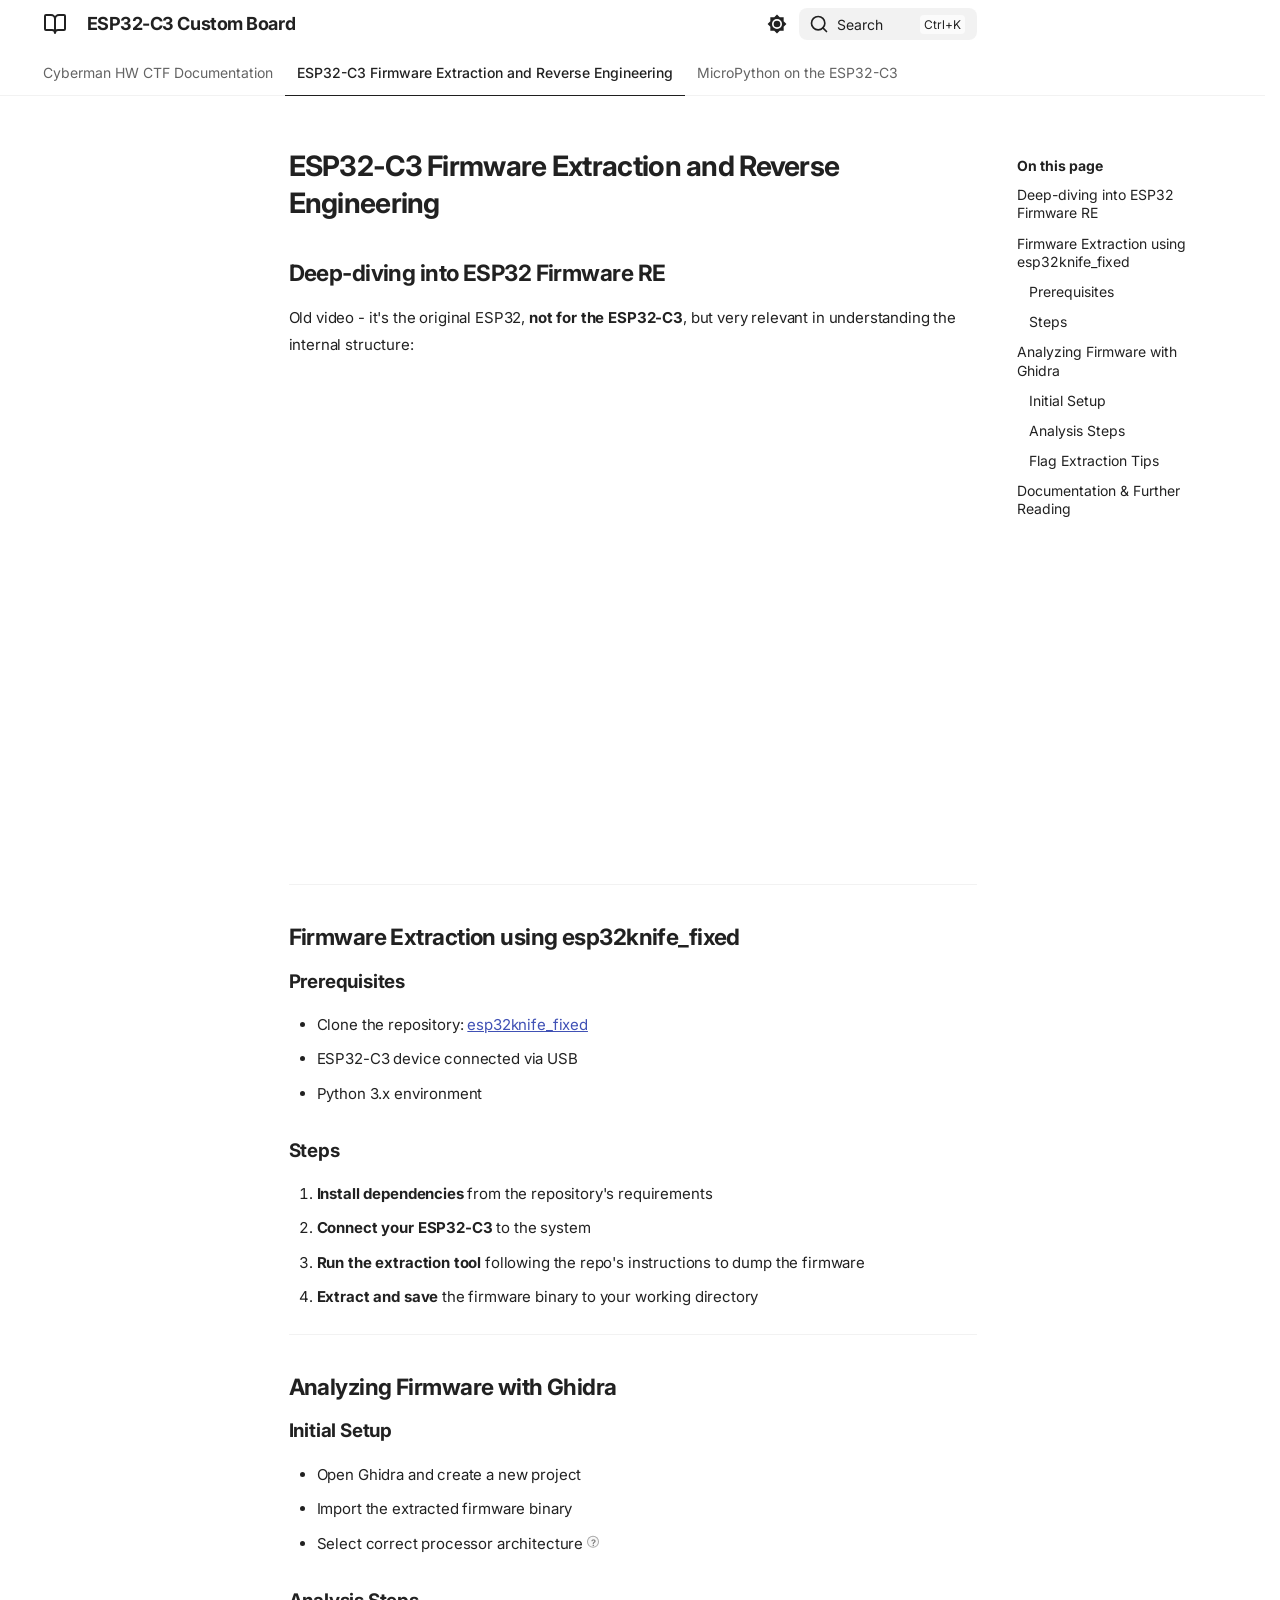
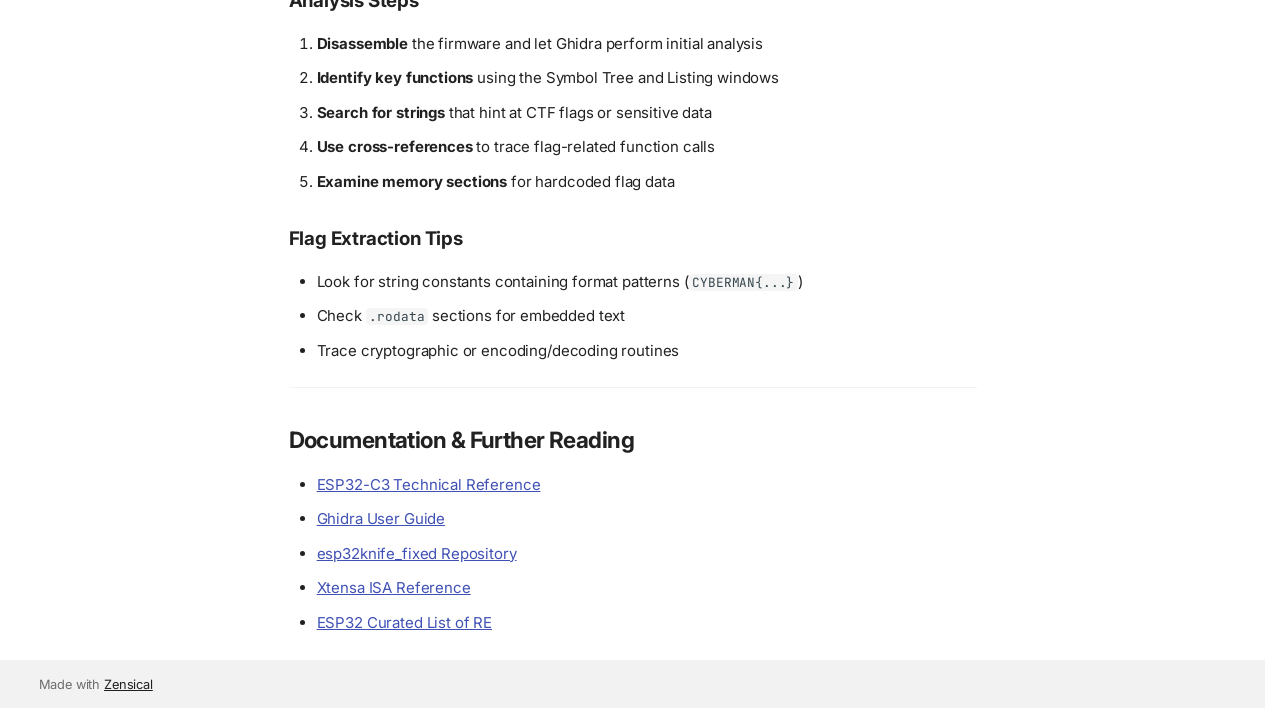
<file: wiki/firmware_re/index.html>
<!doctype html>
<html lang="en" class="no-js">
  <head>
    
      <meta charset="utf-8">
      <meta name="viewport" content="width=device-width,initial-scale=1">
      
      
      
      
        <link rel="prev" href="./..">
      
      
        <link rel="next" href="../micropython_guide/">
      
      
        
      
      
      <link rel="icon" href="../assets/images/favicon.png">
      <meta name="generator" content="zensical-0.0.24">
    
    
      
        <title>ESP32-C3 Firmware Extraction and Reverse Engineering - ESP32-C3 Custom Board</title>
      
    
    
      
        
      
      <link rel="stylesheet" href="../assets/stylesheets/modern/main.28978c9b.min.css">
      
        
          
        
        <link rel="stylesheet" href="../assets/stylesheets/modern/palette.dfe2e883.min.css">
      
      


    
    
      
    
    
      
        
        
        <link rel="preconnect" href="https://fonts.gstatic.com" crossorigin>
        <link rel="stylesheet" href="https://fonts.googleapis.com/css?family=Inter:300,300i,400,400i,500,500i,700,700i%7CJetBrains+Mono:400,400i,700,700i&display=fallback">
        <style>:root{--md-text-font:"Inter";--md-code-font:"JetBrains Mono"}</style>
      
    
    
      <link rel="stylesheet" href="../stylesheets/extra.css">
    
    <script>__md_scope=new URL("..",location),__md_hash=e=>[...e].reduce(((e,t)=>(e<<5)-e+t.charCodeAt(0)),0),__md_get=(e,t=localStorage,a=__md_scope)=>JSON.parse(t.getItem(a.pathname+"."+e)),__md_set=(e,t,a=localStorage,_=__md_scope)=>{try{a.setItem(_.pathname+"."+e,JSON.stringify(t))}catch(e){}},document.documentElement.setAttribute("data-platform",navigator.platform)</script>
    
      

    
    
  </head>
  
  
    
    
      
    
    
    
    
    <body dir="ltr" data-md-color-scheme="default" data-md-color-primary="indigo" data-md-color-accent="deep-orange">
  
    
    <input class="md-toggle" data-md-toggle="drawer" type="checkbox" id="__drawer" autocomplete="off">
    <input class="md-toggle" data-md-toggle="search" type="checkbox" id="__search" autocomplete="off">
    <label class="md-overlay" for="__drawer"></label>
    <div data-md-component="skip">
      
        
        <a href="#esp32-c3-firmware-extraction-and-reverse-engineering" class="md-skip">
          Skip to content
        </a>
      
    </div>
    <div data-md-component="announce">
      
    </div>
    
    
      

<header class="md-header" data-md-component="header">
  <nav class="md-header__inner md-grid" aria-label="Header">
    <a href="./.." title="ESP32-C3 Custom Board" class="md-header__button md-logo" aria-label="ESP32-C3 Custom Board" data-md-component="logo">
      
  
  <svg xmlns="http://www.w3.org/2000/svg" fill="none" stroke="currentColor" stroke-linecap="round" stroke-linejoin="round" stroke-width="2" class="lucide lucide-book-open" viewBox="0 0 24 24"><path d="M12 7v14M3 18a1 1 0 0 1-1-1V4a1 1 0 0 1 1-1h5a4 4 0 0 1 4 4 4 4 0 0 1 4-4h5a1 1 0 0 1 1 1v13a1 1 0 0 1-1 1h-6a3 3 0 0 0-3 3 3 3 0 0 0-3-3z"/></svg>

    </a>
    <label class="md-header__button md-icon" for="__drawer">
      
      <svg xmlns="http://www.w3.org/2000/svg" fill="none" stroke="currentColor" stroke-linecap="round" stroke-linejoin="round" stroke-width="2" class="lucide lucide-menu" viewBox="0 0 24 24"><path d="M4 5h16M4 12h16M4 19h16"/></svg>
    </label>
    <div class="md-header__title" data-md-component="header-title">
      <div class="md-header__ellipsis">
        <div class="md-header__topic">
          <span class="md-ellipsis">
            ESP32-C3 Custom Board
          </span>
        </div>
        <div class="md-header__topic" data-md-component="header-topic">
          <span class="md-ellipsis">
            
              ESP32-C3 Firmware Extraction and Reverse Engineering
            
          </span>
        </div>
      </div>
    </div>
    
      
        <form class="md-header__option" data-md-component="palette">
  
    
    
    
    <input class="md-option" data-md-color-media="(prefers-color-scheme: light)" data-md-color-scheme="default" data-md-color-primary="indigo" data-md-color-accent="deep-orange"  aria-label="Switch to dark mode"  type="radio" name="__palette" id="__palette_0">
    
      <label class="md-header__button md-icon" title="Switch to dark mode" for="__palette_1" hidden>
        <svg xmlns="http://www.w3.org/2000/svg" viewBox="0 0 24 24"><path d="M12 8a4 4 0 0 0-4 4 4 4 0 0 0 4 4 4 4 0 0 0 4-4 4 4 0 0 0-4-4m0 10a6 6 0 0 1-6-6 6 6 0 0 1 6-6 6 6 0 0 1 6 6 6 6 0 0 1-6 6m8-9.31V4h-4.69L12 .69 8.69 4H4v4.69L.69 12 4 15.31V20h4.69L12 23.31 15.31 20H20v-4.69L23.31 12z"/></svg>
      </label>
    
  
    
    
    
    <input class="md-option" data-md-color-media="(prefers-color-scheme: dark)" data-md-color-scheme="slate" data-md-color-primary="indigo" data-md-color-accent="deep-orange"  aria-label="Switch to light mode"  type="radio" name="__palette" id="__palette_1">
    
      <label class="md-header__button md-icon" title="Switch to light mode" for="__palette_0" hidden>
        <svg xmlns="http://www.w3.org/2000/svg" viewBox="0 0 24 24"><path d="M12 18c-.89 0-1.74-.2-2.5-.55C11.56 16.5 13 14.42 13 12s-1.44-4.5-3.5-5.45C10.26 6.2 11.11 6 12 6a6 6 0 0 1 6 6 6 6 0 0 1-6 6m8-9.31V4h-4.69L12 .69 8.69 4H4v4.69L.69 12 4 15.31V20h4.69L12 23.31 15.31 20H20v-4.69L23.31 12z"/></svg>
      </label>
    
  
</form>
      
    
    
      <script>var palette=__md_get("__palette");if(palette&&palette.color){if("(prefers-color-scheme)"===palette.color.media){var media=matchMedia("(prefers-color-scheme: light)"),input=document.querySelector(media.matches?"[data-md-color-media='(prefers-color-scheme: light)']":"[data-md-color-media='(prefers-color-scheme: dark)']");palette.color.media=input.getAttribute("data-md-color-media"),palette.color.scheme=input.getAttribute("data-md-color-scheme"),palette.color.primary=input.getAttribute("data-md-color-primary"),palette.color.accent=input.getAttribute("data-md-color-accent")}for(var[key,value]of Object.entries(palette.color))document.body.setAttribute("data-md-color-"+key,value)}</script>
    
    
    
      
      
        <label class="md-header__button md-icon" for="__search">
          
          <svg xmlns="http://www.w3.org/2000/svg" fill="none" stroke="currentColor" stroke-linecap="round" stroke-linejoin="round" stroke-width="2" class="lucide lucide-search" viewBox="0 0 24 24"><path d="m21 21-4.34-4.34"/><circle cx="11" cy="11" r="8"/></svg>
        </label>
        <div class="md-search" data-md-component="search" role="dialog" aria-label="Search">
  <button type="button" class="md-search__button">
    Search
  </button>
</div>
      
    
    <div class="md-header__source">
      
    </div>
  </nav>
  
</header>
    
    <div class="md-container" data-md-component="container">
      
      
        
          
            
<nav class="md-tabs" aria-label="Tabs" data-md-component="tabs">
  <div class="md-grid">
    <ul class="md-tabs__list">
      
        
  
  
  
  
    <li class="md-tabs__item">
      <a href="./.." class="md-tabs__link">
        
  
  Cyberman HW CTF Documentation

      </a>
    </li>
  

      
        
  
  
  
    
  
  
    <li class="md-tabs__item md-tabs__item--active">
      <a href="././" class="md-tabs__link">
        
  
  ESP32-C3 Firmware Extraction and Reverse Engineering

      </a>
    </li>
  

      
        
  
  
  
  
    <li class="md-tabs__item">
      <a href="../micropython_guide/" class="md-tabs__link">
        
  
  MicroPython on the ESP32-C3

      </a>
    </li>
  

      
    </ul>
  </div>
</nav>
          
        
      
      <main class="md-main" data-md-component="main">
        <div class="md-main__inner md-grid">
          
            
              
              <div class="md-sidebar md-sidebar--primary" data-md-component="sidebar" data-md-type="navigation" >
                <div class="md-sidebar__scrollwrap">
                  <div class="md-sidebar__inner">
                    


  


<nav class="md-nav md-nav--primary md-nav--lifted" aria-label="Navigation" data-md-level="0">
  <label class="md-nav__title" for="__drawer">
    <a href="./.." title="ESP32-C3 Custom Board" class="md-nav__button md-logo" aria-label="ESP32-C3 Custom Board" data-md-component="logo">
      
  
  <svg xmlns="http://www.w3.org/2000/svg" fill="none" stroke="currentColor" stroke-linecap="round" stroke-linejoin="round" stroke-width="2" class="lucide lucide-book-open" viewBox="0 0 24 24"><path d="M12 7v14M3 18a1 1 0 0 1-1-1V4a1 1 0 0 1 1-1h5a4 4 0 0 1 4 4 4 4 0 0 1 4-4h5a1 1 0 0 1 1 1v13a1 1 0 0 1-1 1h-6a3 3 0 0 0-3 3 3 3 0 0 0-3-3z"/></svg>

    </a>
    ESP32-C3 Custom Board
  </label>
  
  <ul class="md-nav__list" data-md-scrollfix>
    
      
      
  
  
  
  
    <li class="md-nav__item">
      <a href="./.." class="md-nav__link">
        
  
  
  <span class="md-ellipsis">
    
  
    Cyberman HW CTF Documentation
  

    
  </span>
  
  

      </a>
    </li>
  

    
      
      
  
  
    
  
  
  
    <li class="md-nav__item md-nav__item--active">
      
      <input class="md-nav__toggle md-toggle" type="checkbox" id="__toc">
      
      
        
      
      
        <label class="md-nav__link md-nav__link--active" for="__toc">
          
  
  
  <span class="md-ellipsis">
    
  
    ESP32-C3 Firmware Extraction and Reverse Engineering
  

    
  </span>
  
  

          <span class="md-nav__icon md-icon"></span>
        </label>
      
      <a href="././" class="md-nav__link md-nav__link--active">
        
  
  
  <span class="md-ellipsis">
    
  
    ESP32-C3 Firmware Extraction and Reverse Engineering
  

    
  </span>
  
  

      </a>
      
        


<nav class="md-nav md-nav--secondary" aria-label="On this page">
  
  
  
    
  
  
    <label class="md-nav__title" for="__toc">
      <span class="md-nav__icon md-icon"></span>
      On this page
    </label>
    <ul class="md-nav__list" data-md-component="toc" data-md-scrollfix>
      
        <li class="md-nav__item">
  <a href="#deep-diving-into-esp32-firmware-re" class="md-nav__link">
    <span class="md-ellipsis">
      
        Deep-diving into ESP32 Firmware RE
      
    </span>
  </a>
  
</li>
      
        <li class="md-nav__item">
  <a href="#firmware-extraction-using-esp32knife_fixed" class="md-nav__link">
    <span class="md-ellipsis">
      
        Firmware Extraction using esp32knife_fixed
      
    </span>
  </a>
  
    <nav class="md-nav" aria-label="Firmware Extraction using esp32knife_fixed">
      <ul class="md-nav__list">
        
          <li class="md-nav__item">
  <a href="#prerequisites" class="md-nav__link">
    <span class="md-ellipsis">
      
        Prerequisites
      
    </span>
  </a>
  
</li>
        
          <li class="md-nav__item">
  <a href="#steps" class="md-nav__link">
    <span class="md-ellipsis">
      
        Steps
      
    </span>
  </a>
  
</li>
        
      </ul>
    </nav>
  
</li>
      
        <li class="md-nav__item">
  <a href="#analyzing-firmware-with-ghidra" class="md-nav__link">
    <span class="md-ellipsis">
      
        Analyzing Firmware with Ghidra
      
    </span>
  </a>
  
    <nav class="md-nav" aria-label="Analyzing Firmware with Ghidra">
      <ul class="md-nav__list">
        
          <li class="md-nav__item">
  <a href="#initial-setup" class="md-nav__link">
    <span class="md-ellipsis">
      
        Initial Setup
      
    </span>
  </a>
  
</li>
        
          <li class="md-nav__item">
  <a href="#analysis-steps" class="md-nav__link">
    <span class="md-ellipsis">
      
        Analysis Steps
      
    </span>
  </a>
  
</li>
        
          <li class="md-nav__item">
  <a href="#flag-extraction-tips" class="md-nav__link">
    <span class="md-ellipsis">
      
        Flag Extraction Tips
      
    </span>
  </a>
  
</li>
        
      </ul>
    </nav>
  
</li>
      
        <li class="md-nav__item">
  <a href="#documentation-further-reading" class="md-nav__link">
    <span class="md-ellipsis">
      
        Documentation &amp; Further Reading
      
    </span>
  </a>
  
</li>
      
    </ul>
  
</nav>
      
    </li>
  

    
      
      
  
  
  
  
    <li class="md-nav__item">
      <a href="../micropython_guide/" class="md-nav__link">
        
  
  
  <span class="md-ellipsis">
    
  
    MicroPython on the ESP32-C3
  

    
  </span>
  
  

      </a>
    </li>
  

    
  </ul>
</nav>
                  </div>
                </div>
              </div>
            
            
              
              <div class="md-sidebar md-sidebar--secondary" data-md-component="sidebar" data-md-type="toc" >
                <div class="md-sidebar__scrollwrap">
                  <div class="md-sidebar__inner">
                    


<nav class="md-nav md-nav--secondary" aria-label="On this page">
  
  
  
    
  
  
    <label class="md-nav__title" for="__toc">
      <span class="md-nav__icon md-icon"></span>
      On this page
    </label>
    <ul class="md-nav__list" data-md-component="toc" data-md-scrollfix>
      
        <li class="md-nav__item">
  <a href="#deep-diving-into-esp32-firmware-re" class="md-nav__link">
    <span class="md-ellipsis">
      
        Deep-diving into ESP32 Firmware RE
      
    </span>
  </a>
  
</li>
      
        <li class="md-nav__item">
  <a href="#firmware-extraction-using-esp32knife_fixed" class="md-nav__link">
    <span class="md-ellipsis">
      
        Firmware Extraction using esp32knife_fixed
      
    </span>
  </a>
  
    <nav class="md-nav" aria-label="Firmware Extraction using esp32knife_fixed">
      <ul class="md-nav__list">
        
          <li class="md-nav__item">
  <a href="#prerequisites" class="md-nav__link">
    <span class="md-ellipsis">
      
        Prerequisites
      
    </span>
  </a>
  
</li>
        
          <li class="md-nav__item">
  <a href="#steps" class="md-nav__link">
    <span class="md-ellipsis">
      
        Steps
      
    </span>
  </a>
  
</li>
        
      </ul>
    </nav>
  
</li>
      
        <li class="md-nav__item">
  <a href="#analyzing-firmware-with-ghidra" class="md-nav__link">
    <span class="md-ellipsis">
      
        Analyzing Firmware with Ghidra
      
    </span>
  </a>
  
    <nav class="md-nav" aria-label="Analyzing Firmware with Ghidra">
      <ul class="md-nav__list">
        
          <li class="md-nav__item">
  <a href="#initial-setup" class="md-nav__link">
    <span class="md-ellipsis">
      
        Initial Setup
      
    </span>
  </a>
  
</li>
        
          <li class="md-nav__item">
  <a href="#analysis-steps" class="md-nav__link">
    <span class="md-ellipsis">
      
        Analysis Steps
      
    </span>
  </a>
  
</li>
        
          <li class="md-nav__item">
  <a href="#flag-extraction-tips" class="md-nav__link">
    <span class="md-ellipsis">
      
        Flag Extraction Tips
      
    </span>
  </a>
  
</li>
        
      </ul>
    </nav>
  
</li>
      
        <li class="md-nav__item">
  <a href="#documentation-further-reading" class="md-nav__link">
    <span class="md-ellipsis">
      
        Documentation &amp; Further Reading
      
    </span>
  </a>
  
</li>
      
    </ul>
  
</nav>
                  </div>
                </div>
              </div>
            
          
          
            <div class="md-content" data-md-component="content">
              
              <article class="md-content__inner md-typeset">
                
                  

<h1 id="esp32-c3-firmware-extraction-and-reverse-engineering">ESP32-C3 Firmware Extraction and Reverse Engineering<a class="headerlink" href="#esp32-c3-firmware-extraction-and-reverse-engineering" title="Permanent link">&para;</a></h1>
<h2 id="deep-diving-into-esp32-firmware-re">Deep-diving into ESP32 Firmware RE<a class="headerlink" href="#deep-diving-into-esp32-firmware-re" title="Permanent link">&para;</a></h2>
<p>Old video - it's the original ESP32, <strong>not for the ESP32-C3</strong>, but very relevant in understanding the internal structure:</p>
<iframe width="640" height="480" src="https://www.youtube.com/embed/w4_3vwN_2dI" title="Extracting an ELF From an ESP32 - Chris Lyne and Nick Miles (Shmoocon 2020)" frameborder="0" allow="accelerometer; autoplay; clipboard-write; encrypted-media; gyroscope; picture-in-picture" allowfullscreen></iframe>

<hr />
<h2 id="firmware-extraction-using-esp32knife_fixed">Firmware Extraction using esp32knife_fixed<a class="headerlink" href="#firmware-extraction-using-esp32knife_fixed" title="Permanent link">&para;</a></h2>
<h3 id="prerequisites">Prerequisites<a class="headerlink" href="#prerequisites" title="Permanent link">&para;</a></h3>
<ul>
<li>Clone the repository: <a href="https://github.com/AndreiVladescu/esp32knife_fixed">esp32knife_fixed</a></li>
<li>ESP32-C3 device connected via USB</li>
<li>Python 3.x environment</li>
</ul>
<h3 id="steps">Steps<a class="headerlink" href="#steps" title="Permanent link">&para;</a></h3>
<ol>
<li><strong>Install dependencies</strong> from the repository's requirements</li>
<li><strong>Connect your ESP32-C3</strong> to the system</li>
<li><strong>Run the extraction tool</strong> following the repo's instructions to dump the firmware</li>
<li><strong>Extract and save</strong> the firmware binary to your working directory</li>
</ol>
<hr />
<h2 id="analyzing-firmware-with-ghidra">Analyzing Firmware with Ghidra<a class="headerlink" href="#analyzing-firmware-with-ghidra" title="Permanent link">&para;</a></h2>
<h3 id="initial-setup">Initial Setup<a class="headerlink" href="#initial-setup" title="Permanent link">&para;</a></h3>
<ul>
<li>Open Ghidra and create a new project</li>
<li>Import the extracted firmware binary</li>
<li>Select correct processor 
<span class="tip" data-tip="What's the difference between normal ESP32 and ESP32-C3?">
architecture
  <span class="tip-mark" aria-hidden="true">?</span>
</span></li>
</ul>
<h3 id="analysis-steps">Analysis Steps<a class="headerlink" href="#analysis-steps" title="Permanent link">&para;</a></h3>
<ol>
<li><strong>Disassemble</strong> the firmware and let Ghidra perform initial analysis</li>
<li><strong>Identify key functions</strong> using the Symbol Tree and Listing windows</li>
<li><strong>Search for strings</strong> that hint at CTF flags or sensitive data</li>
<li><strong>Use cross-references</strong> to trace flag-related function calls</li>
<li><strong>Examine memory sections</strong> for hardcoded flag data</li>
</ol>
<h3 id="flag-extraction-tips">Flag Extraction Tips<a class="headerlink" href="#flag-extraction-tips" title="Permanent link">&para;</a></h3>
<ul>
<li>Look for string constants containing format patterns (<code>CYBERMAN{...}</code>)</li>
<li>Check <code>.rodata</code> sections for embedded text</li>
<li>Trace cryptographic or encoding/decoding routines</li>
</ul>
<hr />
<h2 id="documentation-further-reading">Documentation &amp; Further Reading<a class="headerlink" href="#documentation-further-reading" title="Permanent link">&para;</a></h2>
<ul>
<li><a href="https://www.espressif.com/en/products/socs/esp32-c3/resources">ESP32-C3 Technical Reference</a></li>
<li><a href="https://ghidra-sre.org/">Ghidra User Guide</a></li>
<li><a href="https://github.com/AndreiVladescu/esp32knife_fixed">esp32knife_fixed Repository</a></li>
<li><a href="https://www.cadence.com/content/dam/cadence-www/global/en_US/pdf/whitepapers/Tensilica_Xtensa_ISA_summary.pdf">Xtensa ISA Reference</a></li>
<li><a href="https://github.com/BlackVS/ESP32-reversing">ESP32 Curated List of RE</a></li>
</ul>














                
              </article>
            </div>
          
          
<script>var target=document.getElementById(location.hash.slice(1));target&&target.name&&(target.checked=target.name.startsWith("__tabbed_"))</script>
        </div>
        
          <button type="button" class="md-top md-icon" data-md-component="top" hidden>
  
  <svg xmlns="http://www.w3.org/2000/svg" fill="none" stroke="currentColor" stroke-linecap="round" stroke-linejoin="round" stroke-width="2" class="lucide lucide-circle-arrow-up" viewBox="0 0 24 24"><circle cx="12" cy="12" r="10"/><path d="m16 12-4-4-4 4M12 16V8"/></svg>
  Back to top
</button>
        
      </main>
      
        <footer class="md-footer">
  
  <div class="md-footer-meta md-typeset">
    <div class="md-footer-meta__inner md-grid">
      <div class="md-copyright">
  
  
    Made with
    <a href="https://zensical.org/" target="_blank" rel="noopener">
      Zensical
    </a>
  
</div>
      
    </div>
  </div>
</footer>
      
    </div>
    <div class="md-dialog" data-md-component="dialog">
      <div class="md-dialog__inner md-typeset"></div>
    </div>
    
    
    
      
      
      
      <script id="__config" type="application/json">{"annotate":null,"base":"..","features":["search.suggest","search.highlight","navigation.tabs","navigation.top"],"search":"../assets/javascripts/workers/search.e2d2d235.min.js","tags":null,"translations":{"clipboard.copied":"Copied to clipboard","clipboard.copy":"Copy to clipboard","search.result.more.one":"1 more on this page","search.result.more.other":"# more on this page","search.result.none":"No matching documents","search.result.one":"1 matching document","search.result.other":"# matching documents","search.result.placeholder":"Type to start searching","search.result.term.missing":"Missing","select.version":"Select version"},"version":null}</script>
    
    
      <script src="../assets/javascripts/bundle.16f8adc2.min.js"></script>
      
    
  </body>
</html>
</file>
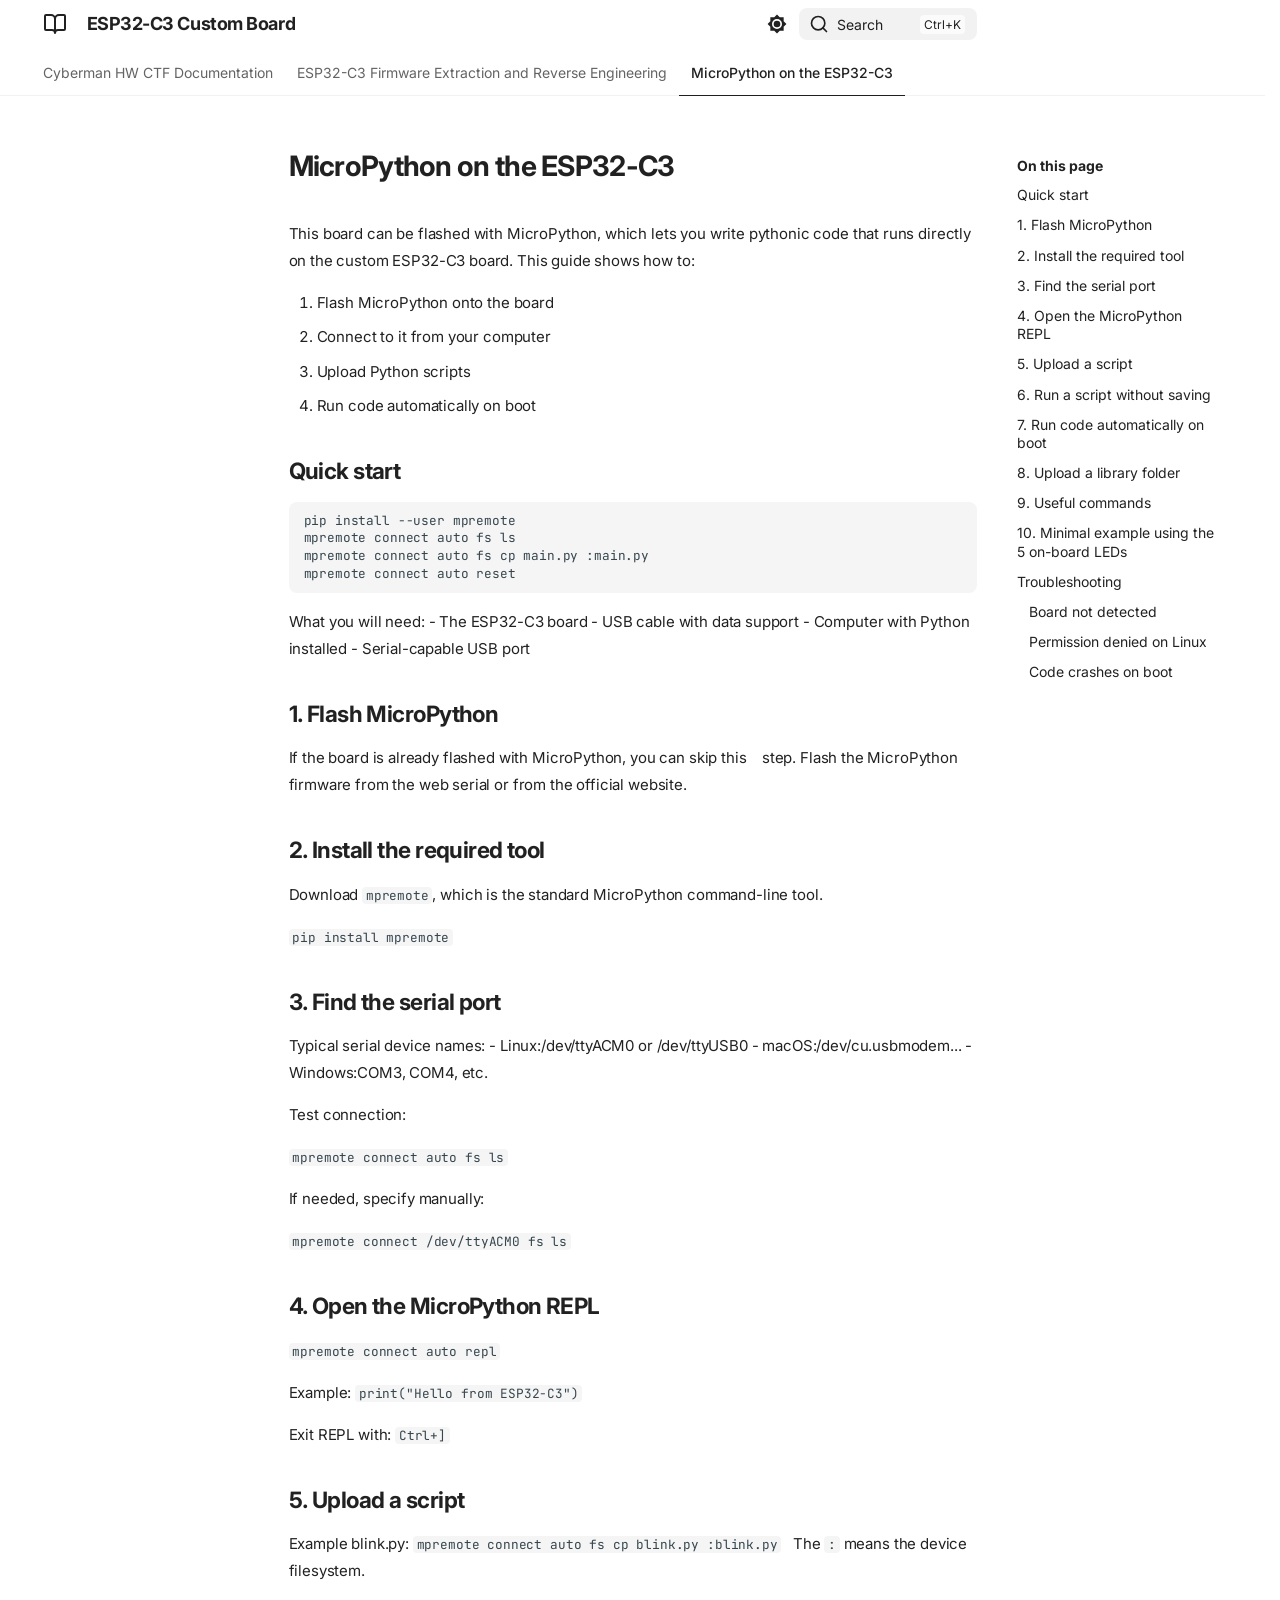
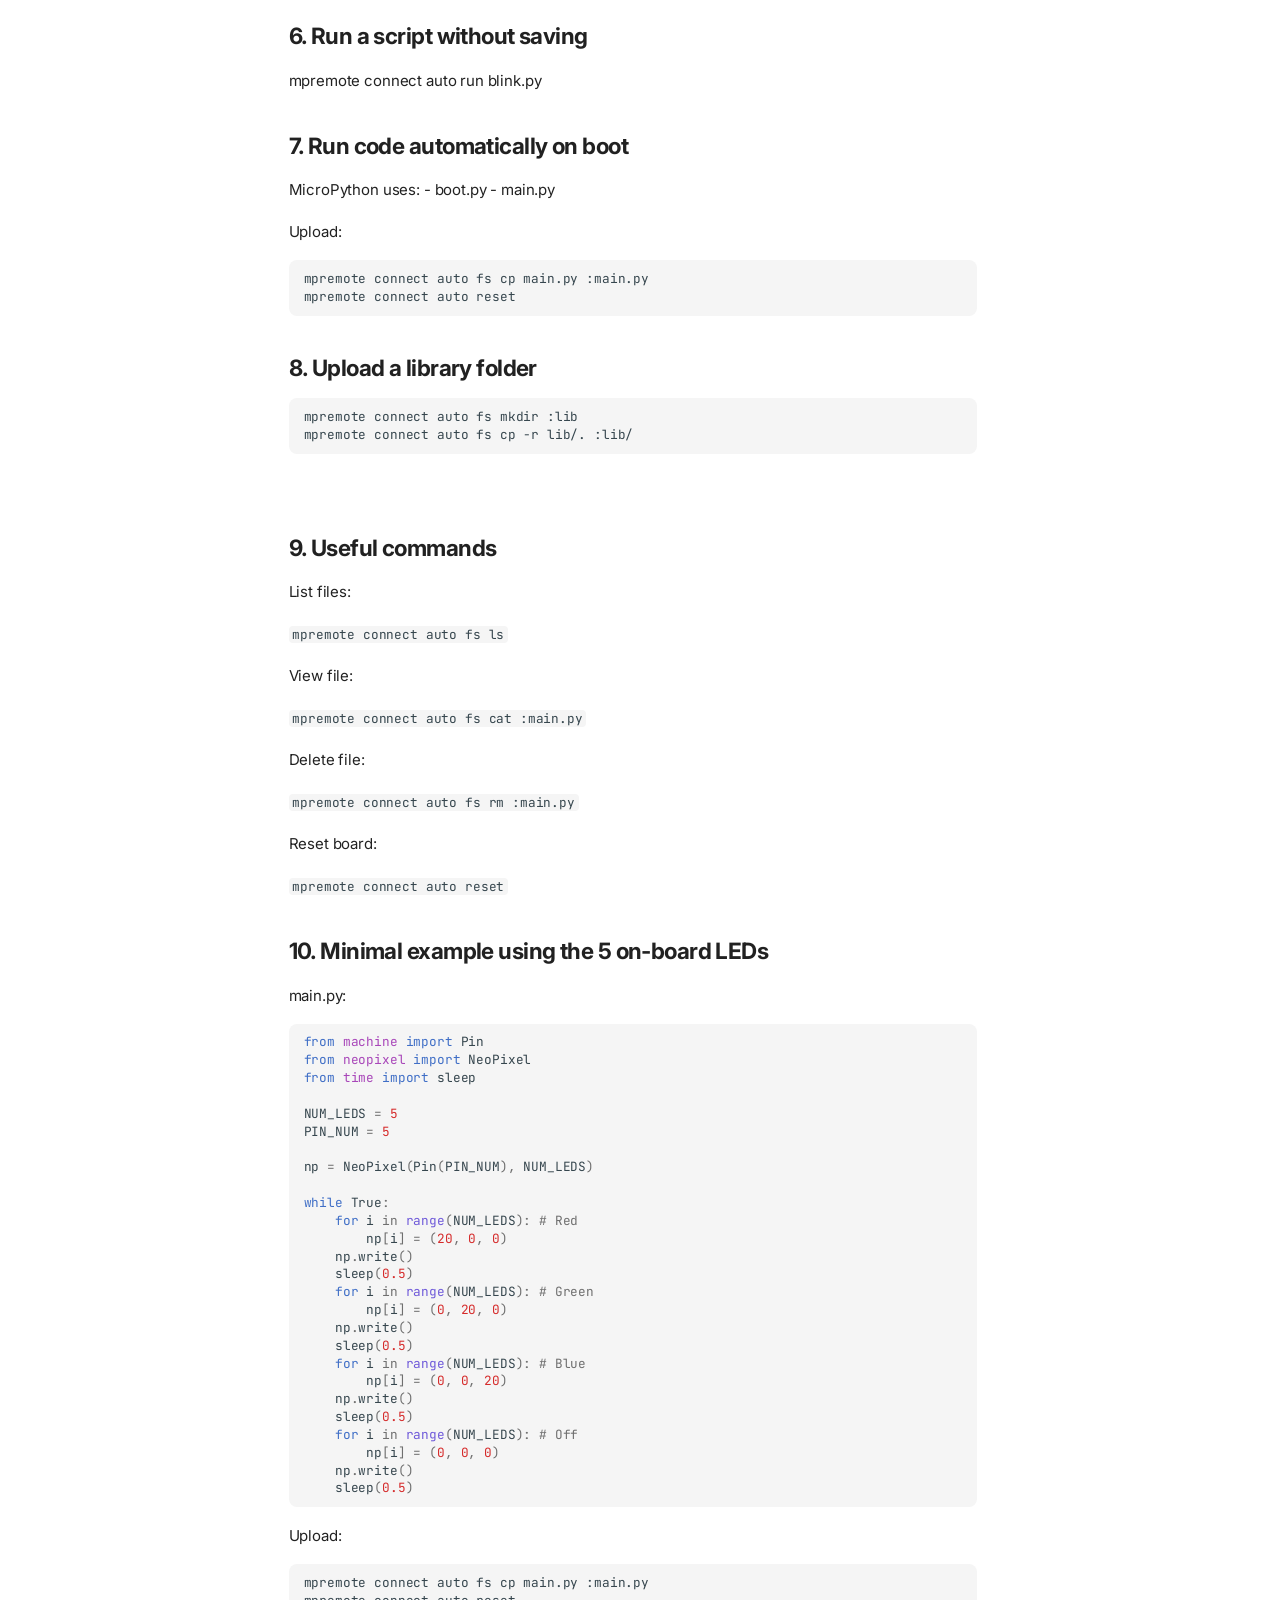
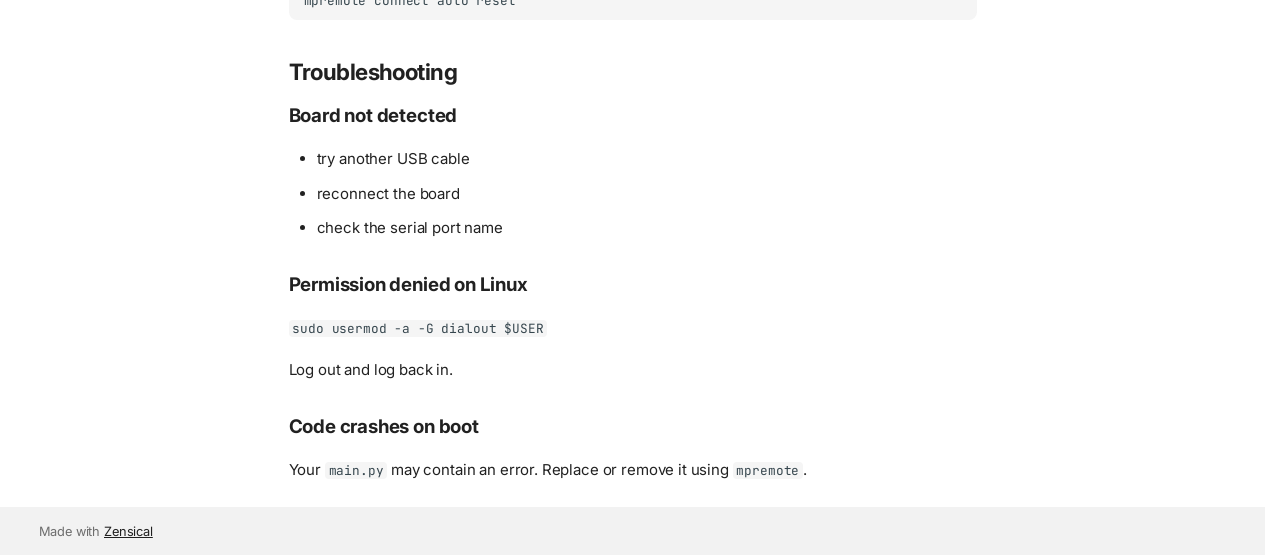
<file: wiki/micropython_guide/index.html>
<!doctype html>
<html lang="en" class="no-js">
  <head>
    
      <meta charset="utf-8">
      <meta name="viewport" content="width=device-width,initial-scale=1">
      
      
      
      
        <link rel="prev" href="../firmware_re/">
      
      
      
        
      
      
      <link rel="icon" href="../assets/images/favicon.png">
      <meta name="generator" content="zensical-0.0.24">
    
    
      
        <title>MicroPython on the ESP32-C3 - ESP32-C3 Custom Board</title>
      
    
    
      
        
      
      <link rel="stylesheet" href="../assets/stylesheets/modern/main.28978c9b.min.css">
      
        
          
        
        <link rel="stylesheet" href="../assets/stylesheets/modern/palette.dfe2e883.min.css">
      
      


    
    
      
    
    
      
        
        
        <link rel="preconnect" href="https://fonts.gstatic.com" crossorigin>
        <link rel="stylesheet" href="https://fonts.googleapis.com/css?family=Inter:300,300i,400,400i,500,500i,700,700i%7CJetBrains+Mono:400,400i,700,700i&display=fallback">
        <style>:root{--md-text-font:"Inter";--md-code-font:"JetBrains Mono"}</style>
      
    
    
      <link rel="stylesheet" href="../stylesheets/extra.css">
    
    <script>__md_scope=new URL("..",location),__md_hash=e=>[...e].reduce(((e,t)=>(e<<5)-e+t.charCodeAt(0)),0),__md_get=(e,t=localStorage,a=__md_scope)=>JSON.parse(t.getItem(a.pathname+"."+e)),__md_set=(e,t,a=localStorage,_=__md_scope)=>{try{a.setItem(_.pathname+"."+e,JSON.stringify(t))}catch(e){}},document.documentElement.setAttribute("data-platform",navigator.platform)</script>
    
      

    
    
  </head>
  
  
    
    
      
    
    
    
    
    <body dir="ltr" data-md-color-scheme="default" data-md-color-primary="indigo" data-md-color-accent="deep-orange">
  
    
    <input class="md-toggle" data-md-toggle="drawer" type="checkbox" id="__drawer" autocomplete="off">
    <input class="md-toggle" data-md-toggle="search" type="checkbox" id="__search" autocomplete="off">
    <label class="md-overlay" for="__drawer"></label>
    <div data-md-component="skip">
      
        
        <a href="#micropython-on-the-esp32-c3" class="md-skip">
          Skip to content
        </a>
      
    </div>
    <div data-md-component="announce">
      
    </div>
    
    
      

<header class="md-header" data-md-component="header">
  <nav class="md-header__inner md-grid" aria-label="Header">
    <a href="./.." title="ESP32-C3 Custom Board" class="md-header__button md-logo" aria-label="ESP32-C3 Custom Board" data-md-component="logo">
      
  
  <svg xmlns="http://www.w3.org/2000/svg" fill="none" stroke="currentColor" stroke-linecap="round" stroke-linejoin="round" stroke-width="2" class="lucide lucide-book-open" viewBox="0 0 24 24"><path d="M12 7v14M3 18a1 1 0 0 1-1-1V4a1 1 0 0 1 1-1h5a4 4 0 0 1 4 4 4 4 0 0 1 4-4h5a1 1 0 0 1 1 1v13a1 1 0 0 1-1 1h-6a3 3 0 0 0-3 3 3 3 0 0 0-3-3z"/></svg>

    </a>
    <label class="md-header__button md-icon" for="__drawer">
      
      <svg xmlns="http://www.w3.org/2000/svg" fill="none" stroke="currentColor" stroke-linecap="round" stroke-linejoin="round" stroke-width="2" class="lucide lucide-menu" viewBox="0 0 24 24"><path d="M4 5h16M4 12h16M4 19h16"/></svg>
    </label>
    <div class="md-header__title" data-md-component="header-title">
      <div class="md-header__ellipsis">
        <div class="md-header__topic">
          <span class="md-ellipsis">
            ESP32-C3 Custom Board
          </span>
        </div>
        <div class="md-header__topic" data-md-component="header-topic">
          <span class="md-ellipsis">
            
              MicroPython on the ESP32-C3
            
          </span>
        </div>
      </div>
    </div>
    
      
        <form class="md-header__option" data-md-component="palette">
  
    
    
    
    <input class="md-option" data-md-color-media="(prefers-color-scheme: light)" data-md-color-scheme="default" data-md-color-primary="indigo" data-md-color-accent="deep-orange"  aria-label="Switch to dark mode"  type="radio" name="__palette" id="__palette_0">
    
      <label class="md-header__button md-icon" title="Switch to dark mode" for="__palette_1" hidden>
        <svg xmlns="http://www.w3.org/2000/svg" viewBox="0 0 24 24"><path d="M12 8a4 4 0 0 0-4 4 4 4 0 0 0 4 4 4 4 0 0 0 4-4 4 4 0 0 0-4-4m0 10a6 6 0 0 1-6-6 6 6 0 0 1 6-6 6 6 0 0 1 6 6 6 6 0 0 1-6 6m8-9.31V4h-4.69L12 .69 8.69 4H4v4.69L.69 12 4 15.31V20h4.69L12 23.31 15.31 20H20v-4.69L23.31 12z"/></svg>
      </label>
    
  
    
    
    
    <input class="md-option" data-md-color-media="(prefers-color-scheme: dark)" data-md-color-scheme="slate" data-md-color-primary="indigo" data-md-color-accent="deep-orange"  aria-label="Switch to light mode"  type="radio" name="__palette" id="__palette_1">
    
      <label class="md-header__button md-icon" title="Switch to light mode" for="__palette_0" hidden>
        <svg xmlns="http://www.w3.org/2000/svg" viewBox="0 0 24 24"><path d="M12 18c-.89 0-1.74-.2-2.5-.55C11.56 16.5 13 14.42 13 12s-1.44-4.5-3.5-5.45C10.26 6.2 11.11 6 12 6a6 6 0 0 1 6 6 6 6 0 0 1-6 6m8-9.31V4h-4.69L12 .69 8.69 4H4v4.69L.69 12 4 15.31V20h4.69L12 23.31 15.31 20H20v-4.69L23.31 12z"/></svg>
      </label>
    
  
</form>
      
    
    
      <script>var palette=__md_get("__palette");if(palette&&palette.color){if("(prefers-color-scheme)"===palette.color.media){var media=matchMedia("(prefers-color-scheme: light)"),input=document.querySelector(media.matches?"[data-md-color-media='(prefers-color-scheme: light)']":"[data-md-color-media='(prefers-color-scheme: dark)']");palette.color.media=input.getAttribute("data-md-color-media"),palette.color.scheme=input.getAttribute("data-md-color-scheme"),palette.color.primary=input.getAttribute("data-md-color-primary"),palette.color.accent=input.getAttribute("data-md-color-accent")}for(var[key,value]of Object.entries(palette.color))document.body.setAttribute("data-md-color-"+key,value)}</script>
    
    
    
      
      
        <label class="md-header__button md-icon" for="__search">
          
          <svg xmlns="http://www.w3.org/2000/svg" fill="none" stroke="currentColor" stroke-linecap="round" stroke-linejoin="round" stroke-width="2" class="lucide lucide-search" viewBox="0 0 24 24"><path d="m21 21-4.34-4.34"/><circle cx="11" cy="11" r="8"/></svg>
        </label>
        <div class="md-search" data-md-component="search" role="dialog" aria-label="Search">
  <button type="button" class="md-search__button">
    Search
  </button>
</div>
      
    
    <div class="md-header__source">
      
    </div>
  </nav>
  
</header>
    
    <div class="md-container" data-md-component="container">
      
      
        
          
            
<nav class="md-tabs" aria-label="Tabs" data-md-component="tabs">
  <div class="md-grid">
    <ul class="md-tabs__list">
      
        
  
  
  
  
    <li class="md-tabs__item">
      <a href="./.." class="md-tabs__link">
        
  
  Cyberman HW CTF Documentation

      </a>
    </li>
  

      
        
  
  
  
  
    <li class="md-tabs__item">
      <a href="../firmware_re/" class="md-tabs__link">
        
  
  ESP32-C3 Firmware Extraction and Reverse Engineering

      </a>
    </li>
  

      
        
  
  
  
    
  
  
    <li class="md-tabs__item md-tabs__item--active">
      <a href="././" class="md-tabs__link">
        
  
  MicroPython on the ESP32-C3

      </a>
    </li>
  

      
    </ul>
  </div>
</nav>
          
        
      
      <main class="md-main" data-md-component="main">
        <div class="md-main__inner md-grid">
          
            
              
              <div class="md-sidebar md-sidebar--primary" data-md-component="sidebar" data-md-type="navigation" >
                <div class="md-sidebar__scrollwrap">
                  <div class="md-sidebar__inner">
                    


  


<nav class="md-nav md-nav--primary md-nav--lifted" aria-label="Navigation" data-md-level="0">
  <label class="md-nav__title" for="__drawer">
    <a href="./.." title="ESP32-C3 Custom Board" class="md-nav__button md-logo" aria-label="ESP32-C3 Custom Board" data-md-component="logo">
      
  
  <svg xmlns="http://www.w3.org/2000/svg" fill="none" stroke="currentColor" stroke-linecap="round" stroke-linejoin="round" stroke-width="2" class="lucide lucide-book-open" viewBox="0 0 24 24"><path d="M12 7v14M3 18a1 1 0 0 1-1-1V4a1 1 0 0 1 1-1h5a4 4 0 0 1 4 4 4 4 0 0 1 4-4h5a1 1 0 0 1 1 1v13a1 1 0 0 1-1 1h-6a3 3 0 0 0-3 3 3 3 0 0 0-3-3z"/></svg>

    </a>
    ESP32-C3 Custom Board
  </label>
  
  <ul class="md-nav__list" data-md-scrollfix>
    
      
      
  
  
  
  
    <li class="md-nav__item">
      <a href="./.." class="md-nav__link">
        
  
  
  <span class="md-ellipsis">
    
  
    Cyberman HW CTF Documentation
  

    
  </span>
  
  

      </a>
    </li>
  

    
      
      
  
  
  
  
    <li class="md-nav__item">
      <a href="../firmware_re/" class="md-nav__link">
        
  
  
  <span class="md-ellipsis">
    
  
    ESP32-C3 Firmware Extraction and Reverse Engineering
  

    
  </span>
  
  

      </a>
    </li>
  

    
      
      
  
  
    
  
  
  
    <li class="md-nav__item md-nav__item--active">
      
      <input class="md-nav__toggle md-toggle" type="checkbox" id="__toc">
      
      
        
      
      
        <label class="md-nav__link md-nav__link--active" for="__toc">
          
  
  
  <span class="md-ellipsis">
    
  
    MicroPython on the ESP32-C3
  

    
  </span>
  
  

          <span class="md-nav__icon md-icon"></span>
        </label>
      
      <a href="././" class="md-nav__link md-nav__link--active">
        
  
  
  <span class="md-ellipsis">
    
  
    MicroPython on the ESP32-C3
  

    
  </span>
  
  

      </a>
      
        


<nav class="md-nav md-nav--secondary" aria-label="On this page">
  
  
  
    
  
  
    <label class="md-nav__title" for="__toc">
      <span class="md-nav__icon md-icon"></span>
      On this page
    </label>
    <ul class="md-nav__list" data-md-component="toc" data-md-scrollfix>
      
        <li class="md-nav__item">
  <a href="#quick-start" class="md-nav__link">
    <span class="md-ellipsis">
      
        Quick start
      
    </span>
  </a>
  
</li>
      
        <li class="md-nav__item">
  <a href="#1-flash-micropython" class="md-nav__link">
    <span class="md-ellipsis">
      
        1. Flash MicroPython
      
    </span>
  </a>
  
</li>
      
        <li class="md-nav__item">
  <a href="#2-install-the-required-tool" class="md-nav__link">
    <span class="md-ellipsis">
      
        2. Install the required tool
      
    </span>
  </a>
  
</li>
      
        <li class="md-nav__item">
  <a href="#3-find-the-serial-port" class="md-nav__link">
    <span class="md-ellipsis">
      
        3. Find the serial port
      
    </span>
  </a>
  
</li>
      
        <li class="md-nav__item">
  <a href="#4-open-the-micropython-repl" class="md-nav__link">
    <span class="md-ellipsis">
      
        4. Open the MicroPython REPL
      
    </span>
  </a>
  
</li>
      
        <li class="md-nav__item">
  <a href="#5-upload-a-script" class="md-nav__link">
    <span class="md-ellipsis">
      
        5. Upload a script
      
    </span>
  </a>
  
</li>
      
        <li class="md-nav__item">
  <a href="#6-run-a-script-without-saving" class="md-nav__link">
    <span class="md-ellipsis">
      
        6. Run a script without saving
      
    </span>
  </a>
  
</li>
      
        <li class="md-nav__item">
  <a href="#7-run-code-automatically-on-boot" class="md-nav__link">
    <span class="md-ellipsis">
      
        7. Run code automatically on boot
      
    </span>
  </a>
  
</li>
      
        <li class="md-nav__item">
  <a href="#8-upload-a-library-folder" class="md-nav__link">
    <span class="md-ellipsis">
      
        8. Upload a library folder
      
    </span>
  </a>
  
</li>
      
        <li class="md-nav__item">
  <a href="#9-useful-commands" class="md-nav__link">
    <span class="md-ellipsis">
      
        9. Useful commands
      
    </span>
  </a>
  
</li>
      
        <li class="md-nav__item">
  <a href="#10-minimal-example-using-the-5-on-board-leds" class="md-nav__link">
    <span class="md-ellipsis">
      
        10. Minimal example using the 5 on-board LEDs
      
    </span>
  </a>
  
</li>
      
        <li class="md-nav__item">
  <a href="#troubleshooting" class="md-nav__link">
    <span class="md-ellipsis">
      
        Troubleshooting
      
    </span>
  </a>
  
    <nav class="md-nav" aria-label="Troubleshooting">
      <ul class="md-nav__list">
        
          <li class="md-nav__item">
  <a href="#board-not-detected" class="md-nav__link">
    <span class="md-ellipsis">
      
        Board not detected
      
    </span>
  </a>
  
</li>
        
          <li class="md-nav__item">
  <a href="#permission-denied-on-linux" class="md-nav__link">
    <span class="md-ellipsis">
      
        Permission denied on Linux
      
    </span>
  </a>
  
</li>
        
          <li class="md-nav__item">
  <a href="#code-crashes-on-boot" class="md-nav__link">
    <span class="md-ellipsis">
      
        Code crashes on boot
      
    </span>
  </a>
  
</li>
        
      </ul>
    </nav>
  
</li>
      
    </ul>
  
</nav>
      
    </li>
  

    
  </ul>
</nav>
                  </div>
                </div>
              </div>
            
            
              
              <div class="md-sidebar md-sidebar--secondary" data-md-component="sidebar" data-md-type="toc" >
                <div class="md-sidebar__scrollwrap">
                  <div class="md-sidebar__inner">
                    


<nav class="md-nav md-nav--secondary" aria-label="On this page">
  
  
  
    
  
  
    <label class="md-nav__title" for="__toc">
      <span class="md-nav__icon md-icon"></span>
      On this page
    </label>
    <ul class="md-nav__list" data-md-component="toc" data-md-scrollfix>
      
        <li class="md-nav__item">
  <a href="#quick-start" class="md-nav__link">
    <span class="md-ellipsis">
      
        Quick start
      
    </span>
  </a>
  
</li>
      
        <li class="md-nav__item">
  <a href="#1-flash-micropython" class="md-nav__link">
    <span class="md-ellipsis">
      
        1. Flash MicroPython
      
    </span>
  </a>
  
</li>
      
        <li class="md-nav__item">
  <a href="#2-install-the-required-tool" class="md-nav__link">
    <span class="md-ellipsis">
      
        2. Install the required tool
      
    </span>
  </a>
  
</li>
      
        <li class="md-nav__item">
  <a href="#3-find-the-serial-port" class="md-nav__link">
    <span class="md-ellipsis">
      
        3. Find the serial port
      
    </span>
  </a>
  
</li>
      
        <li class="md-nav__item">
  <a href="#4-open-the-micropython-repl" class="md-nav__link">
    <span class="md-ellipsis">
      
        4. Open the MicroPython REPL
      
    </span>
  </a>
  
</li>
      
        <li class="md-nav__item">
  <a href="#5-upload-a-script" class="md-nav__link">
    <span class="md-ellipsis">
      
        5. Upload a script
      
    </span>
  </a>
  
</li>
      
        <li class="md-nav__item">
  <a href="#6-run-a-script-without-saving" class="md-nav__link">
    <span class="md-ellipsis">
      
        6. Run a script without saving
      
    </span>
  </a>
  
</li>
      
        <li class="md-nav__item">
  <a href="#7-run-code-automatically-on-boot" class="md-nav__link">
    <span class="md-ellipsis">
      
        7. Run code automatically on boot
      
    </span>
  </a>
  
</li>
      
        <li class="md-nav__item">
  <a href="#8-upload-a-library-folder" class="md-nav__link">
    <span class="md-ellipsis">
      
        8. Upload a library folder
      
    </span>
  </a>
  
</li>
      
        <li class="md-nav__item">
  <a href="#9-useful-commands" class="md-nav__link">
    <span class="md-ellipsis">
      
        9. Useful commands
      
    </span>
  </a>
  
</li>
      
        <li class="md-nav__item">
  <a href="#10-minimal-example-using-the-5-on-board-leds" class="md-nav__link">
    <span class="md-ellipsis">
      
        10. Minimal example using the 5 on-board LEDs
      
    </span>
  </a>
  
</li>
      
        <li class="md-nav__item">
  <a href="#troubleshooting" class="md-nav__link">
    <span class="md-ellipsis">
      
        Troubleshooting
      
    </span>
  </a>
  
    <nav class="md-nav" aria-label="Troubleshooting">
      <ul class="md-nav__list">
        
          <li class="md-nav__item">
  <a href="#board-not-detected" class="md-nav__link">
    <span class="md-ellipsis">
      
        Board not detected
      
    </span>
  </a>
  
</li>
        
          <li class="md-nav__item">
  <a href="#permission-denied-on-linux" class="md-nav__link">
    <span class="md-ellipsis">
      
        Permission denied on Linux
      
    </span>
  </a>
  
</li>
        
          <li class="md-nav__item">
  <a href="#code-crashes-on-boot" class="md-nav__link">
    <span class="md-ellipsis">
      
        Code crashes on boot
      
    </span>
  </a>
  
</li>
        
      </ul>
    </nav>
  
</li>
      
    </ul>
  
</nav>
                  </div>
                </div>
              </div>
            
          
          
            <div class="md-content" data-md-component="content">
              
              <article class="md-content__inner md-typeset">
                
                  

<h1 id="micropython-on-the-esp32-c3">MicroPython on the ESP32-C3<a class="headerlink" href="#micropython-on-the-esp32-c3" title="Permanent link">&para;</a></h1>
<p>This board can be flashed with MicroPython, which lets you write pythonic code that runs directly on the custom ESP32-C3 board.
This guide shows how to:</p>
<ol>
<li>Flash MicroPython onto the board</li>
<li>Connect to it from your computer</li>
<li>Upload Python scripts</li>
<li>Run code automatically on boot</li>
</ol>
<h2 id="quick-start">Quick start<a class="headerlink" href="#quick-start" title="Permanent link">&para;</a></h2>
<div class="highlight"><pre><span></span><code>pip<span class="w"> </span>install<span class="w"> </span>--user<span class="w"> </span>mpremote
mpremote<span class="w"> </span>connect<span class="w"> </span>auto<span class="w"> </span>fs<span class="w"> </span>ls
mpremote<span class="w"> </span>connect<span class="w"> </span>auto<span class="w"> </span>fs<span class="w"> </span>cp<span class="w"> </span>main.py<span class="w"> </span>:main.py
mpremote<span class="w"> </span>connect<span class="w"> </span>auto<span class="w"> </span>reset<span class="w"> </span>
</code></pre></div>
<p>What you will need:
- The ESP32-C3 board
- USB cable with data support
- Computer with Python installed
- Serial-capable USB port</p>
<h2 id="1-flash-micropython">1. Flash MicroPython<a class="headerlink" href="#1-flash-micropython" title="Permanent link">&para;</a></h2>
<p>If the board is already flashed with MicroPython, you can skip this
 
 step.
Flash the MicroPython firmware from the web serial or from the official website.</p>
<h2 id="2-install-the-required-tool">2. Install the required tool<a class="headerlink" href="#2-install-the-required-tool" title="Permanent link">&para;</a></h2>
<p>Download <code>mpremote</code>, which is the standard MicroPython command-line tool.</p>
<p><code>pip install mpremote</code></p>
<h2 id="3-find-the-serial-port">3. Find the serial port<a class="headerlink" href="#3-find-the-serial-port" title="Permanent link">&para;</a></h2>
<p>Typical serial device names:
- Linux:/dev/ttyACM0 or /dev/ttyUSB0
- macOS:/dev/cu.usbmodem...
- Windows:COM3, COM4, etc.</p>
<p>Test connection:</p>
<p><code>mpremote connect auto fs ls</code></p>
<p>If needed, specify manually:</p>
<p><code>mpremote connect /dev/ttyACM0 fs ls</code></p>
<h2 id="4-open-the-micropython-repl">4. Open the MicroPython REPL<a class="headerlink" href="#4-open-the-micropython-repl" title="Permanent link">&para;</a></h2>
<p><code>mpremote connect auto repl</code></p>
<p>Example:
<code>print("Hello from ESP32-C3")</code></p>
<p>Exit REPL with:
<code>Ctrl+]</code></p>
<h2 id="5-upload-a-script">5. Upload a script<a class="headerlink" href="#5-upload-a-script" title="Permanent link">&para;</a></h2>
<p>Example blink.py:
<code>mpremote connect auto fs cp blink.py :blink.py</code>
 
The <code>:</code> means the device filesystem.</p>
<h2 id="6-run-a-script-without-saving">6. Run a script without saving<a class="headerlink" href="#6-run-a-script-without-saving" title="Permanent link">&para;</a></h2>
<p>mpremote connect auto run blink.py
 </p>
<h2 id="7-run-code-automatically-on-boot">7. Run code automatically on boot<a class="headerlink" href="#7-run-code-automatically-on-boot" title="Permanent link">&para;</a></h2>
<p>MicroPython uses:
- boot.py
- main.py</p>
<p>Upload:</p>
<div class="highlight"><pre><span></span><code>mpremote<span class="w"> </span>connect<span class="w"> </span>auto<span class="w"> </span>fs<span class="w"> </span>cp<span class="w"> </span>main.py<span class="w"> </span>:main.py
mpremote<span class="w"> </span>connect<span class="w"> </span>auto<span class="w"> </span>reset
</code></pre></div>
<h2 id="8-upload-a-library-folder">8. Upload a library folder<a class="headerlink" href="#8-upload-a-library-folder" title="Permanent link">&para;</a></h2>
<p><div class="highlight"><pre><span></span><code>mpremote<span class="w"> </span>connect<span class="w"> </span>auto<span class="w"> </span>fs<span class="w"> </span>mkdir<span class="w"> </span>:lib
mpremote<span class="w"> </span>connect<span class="w"> </span>auto<span class="w"> </span>fs<span class="w"> </span>cp<span class="w"> </span>-r<span class="w"> </span>lib/.<span class="w"> </span>:lib/
</code></pre></div>
 </p>
<h2 id="9-useful-commands">9. Useful commands<a class="headerlink" href="#9-useful-commands" title="Permanent link">&para;</a></h2>
<p>List files:</p>
<p><code>mpremote connect auto fs ls</code></p>
<p>View file:</p>
<p><code>mpremote connect auto fs cat :main.py</code></p>
<p>Delete file:</p>
<p><code>mpremote connect auto fs rm :main.py</code></p>
<p>Reset board:</p>
<p><code>mpremote connect auto reset</code></p>
<h2 id="10-minimal-example-using-the-5-on-board-leds">10. Minimal example using the 5 on-board LEDs<a class="headerlink" href="#10-minimal-example-using-the-5-on-board-leds" title="Permanent link">&para;</a></h2>
<p>main.py:</p>
<div class="highlight"><pre><span></span><code><span class="kn">from</span><span class="w"> </span><span class="nn">machine</span><span class="w"> </span><span class="kn">import</span> <span class="n">Pin</span>
<span class="kn">from</span><span class="w"> </span><span class="nn">neopixel</span><span class="w"> </span><span class="kn">import</span> <span class="n">NeoPixel</span>
<span class="kn">from</span><span class="w"> </span><span class="nn">time</span><span class="w"> </span><span class="kn">import</span> <span class="n">sleep</span>

<span class="n">NUM_LEDS</span> <span class="o">=</span> <span class="mi">5</span>
<span class="n">PIN_NUM</span> <span class="o">=</span> <span class="mi">5</span>

<span class="n">np</span> <span class="o">=</span> <span class="n">NeoPixel</span><span class="p">(</span><span class="n">Pin</span><span class="p">(</span><span class="n">PIN_NUM</span><span class="p">),</span> <span class="n">NUM_LEDS</span><span class="p">)</span>

<span class="k">while</span> <span class="kc">True</span><span class="p">:</span>
    <span class="k">for</span> <span class="n">i</span> <span class="ow">in</span> <span class="nb">range</span><span class="p">(</span><span class="n">NUM_LEDS</span><span class="p">):</span> <span class="c1"># Red</span>
        <span class="n">np</span><span class="p">[</span><span class="n">i</span><span class="p">]</span> <span class="o">=</span> <span class="p">(</span><span class="mi">20</span><span class="p">,</span> <span class="mi">0</span><span class="p">,</span> <span class="mi">0</span><span class="p">)</span>
    <span class="n">np</span><span class="o">.</span><span class="n">write</span><span class="p">()</span>
    <span class="n">sleep</span><span class="p">(</span><span class="mf">0.5</span><span class="p">)</span>
    <span class="k">for</span> <span class="n">i</span> <span class="ow">in</span> <span class="nb">range</span><span class="p">(</span><span class="n">NUM_LEDS</span><span class="p">):</span> <span class="c1"># Green</span>
        <span class="n">np</span><span class="p">[</span><span class="n">i</span><span class="p">]</span> <span class="o">=</span> <span class="p">(</span><span class="mi">0</span><span class="p">,</span> <span class="mi">20</span><span class="p">,</span> <span class="mi">0</span><span class="p">)</span>
    <span class="n">np</span><span class="o">.</span><span class="n">write</span><span class="p">()</span>
    <span class="n">sleep</span><span class="p">(</span><span class="mf">0.5</span><span class="p">)</span>
    <span class="k">for</span> <span class="n">i</span> <span class="ow">in</span> <span class="nb">range</span><span class="p">(</span><span class="n">NUM_LEDS</span><span class="p">):</span> <span class="c1"># Blue</span>
        <span class="n">np</span><span class="p">[</span><span class="n">i</span><span class="p">]</span> <span class="o">=</span> <span class="p">(</span><span class="mi">0</span><span class="p">,</span> <span class="mi">0</span><span class="p">,</span> <span class="mi">20</span><span class="p">)</span>
    <span class="n">np</span><span class="o">.</span><span class="n">write</span><span class="p">()</span>
    <span class="n">sleep</span><span class="p">(</span><span class="mf">0.5</span><span class="p">)</span>
    <span class="k">for</span> <span class="n">i</span> <span class="ow">in</span> <span class="nb">range</span><span class="p">(</span><span class="n">NUM_LEDS</span><span class="p">):</span> <span class="c1"># Off</span>
        <span class="n">np</span><span class="p">[</span><span class="n">i</span><span class="p">]</span> <span class="o">=</span> <span class="p">(</span><span class="mi">0</span><span class="p">,</span> <span class="mi">0</span><span class="p">,</span> <span class="mi">0</span><span class="p">)</span>
    <span class="n">np</span><span class="o">.</span><span class="n">write</span><span class="p">()</span>
    <span class="n">sleep</span><span class="p">(</span><span class="mf">0.5</span><span class="p">)</span>
</code></pre></div>
<p>Upload:</p>
<div class="highlight"><pre><span></span><code>mpremote<span class="w"> </span>connect<span class="w"> </span>auto<span class="w"> </span>fs<span class="w"> </span>cp<span class="w"> </span>main.py<span class="w"> </span>:main.py
mpremote<span class="w"> </span>connect<span class="w"> </span>auto<span class="w"> </span>reset
</code></pre></div>
<h2 id="troubleshooting">Troubleshooting<a class="headerlink" href="#troubleshooting" title="Permanent link">&para;</a></h2>
<h3 id="board-not-detected">Board not detected<a class="headerlink" href="#board-not-detected" title="Permanent link">&para;</a></h3>
<ul>
<li>try another USB cable</li>
<li>reconnect the board</li>
<li>check the serial port name</li>
</ul>
<h3 id="permission-denied-on-linux">Permission denied on Linux<a class="headerlink" href="#permission-denied-on-linux" title="Permanent link">&para;</a></h3>
<p><code>sudo usermod -a -G dialout $USER</code></p>
<p>Log out and log back in.</p>
<h3 id="code-crashes-on-boot">Code crashes on boot<a class="headerlink" href="#code-crashes-on-boot" title="Permanent link">&para;</a></h3>
<p>Your <code>main.py</code> may contain an error. Replace or remove it using <code>mpremote</code>.</p>














                
              </article>
            </div>
          
          
<script>var target=document.getElementById(location.hash.slice(1));target&&target.name&&(target.checked=target.name.startsWith("__tabbed_"))</script>
        </div>
        
          <button type="button" class="md-top md-icon" data-md-component="top" hidden>
  
  <svg xmlns="http://www.w3.org/2000/svg" fill="none" stroke="currentColor" stroke-linecap="round" stroke-linejoin="round" stroke-width="2" class="lucide lucide-circle-arrow-up" viewBox="0 0 24 24"><circle cx="12" cy="12" r="10"/><path d="m16 12-4-4-4 4M12 16V8"/></svg>
  Back to top
</button>
        
      </main>
      
        <footer class="md-footer">
  
  <div class="md-footer-meta md-typeset">
    <div class="md-footer-meta__inner md-grid">
      <div class="md-copyright">
  
  
    Made with
    <a href="https://zensical.org/" target="_blank" rel="noopener">
      Zensical
    </a>
  
</div>
      
    </div>
  </div>
</footer>
      
    </div>
    <div class="md-dialog" data-md-component="dialog">
      <div class="md-dialog__inner md-typeset"></div>
    </div>
    
    
    
      
      
      
      <script id="__config" type="application/json">{"annotate":null,"base":"..","features":["search.suggest","search.highlight","navigation.tabs","navigation.top"],"search":"../assets/javascripts/workers/search.e2d2d235.min.js","tags":null,"translations":{"clipboard.copied":"Copied to clipboard","clipboard.copy":"Copy to clipboard","search.result.more.one":"1 more on this page","search.result.more.other":"# more on this page","search.result.none":"No matching documents","search.result.one":"1 matching document","search.result.other":"# matching documents","search.result.placeholder":"Type to start searching","search.result.term.missing":"Missing","select.version":"Select version"},"version":null}</script>
    
    
      <script src="../assets/javascripts/bundle.16f8adc2.min.js"></script>
      
    
  </body>
</html>
</file>
<file: wiki/stylesheets/extra.css>
/* Compact tables in docs */
.md-typeset table {
  font-size: 0.88em;
}

.md-typeset table td,
.md-typeset table th {
  padding: 0.25em 0.55em;   /* tighter cell padding */
  vertical-align: middle;
}

.chip {
  display: inline-block;
  padding: 0.1em 0.55em;
  border-radius: 0.6em;   /* smooth corners */
  font-size: 0.85em;
  line-height: 1.6;
  font-weight: 600;
  vertical-align: baseline;
  white-space: nowrap;
}

.chip-red  { background: #d32f2f; color: #fff; }
.chip-blue { background: #1976d2; color: #fff; }
.chip-light-green { background: #B7E4C7; color: #0B2E13; }
.chip-light-mustard-yellow { background: #F6E27F; color: #3A2A00; }
.chip-china-green { background: #2E8B57; color: #FFFFFF; }
.chip-mustard-yellow { background: #D4A017; color: #1F1600; }
.chip-gray { background: #6B7280; color: #FFFFFF; }
.chip-light-blue { background: #A7D8FF; color: #00223A; }

/* PWM squiggle marker */
.pwm {
  display: inline-block;
  padding: 0.05em 0.35em;
  margin-right: 0.35em;
  border-radius: 0.45em;
  font-size: 0.85em;
  line-height: 1.2;
  font-weight: 800;
  opacity: 0.85;
  /* neutral look that fits both themes */
  background: rgba(127, 127, 127, 0.18);
}

/* Use a nice squiggle character */
.pwm::before {
  content: "∿";
}

/* The hover target (hitbox) */
.tip{
  position:relative;
  display:inline-flex;
  align-items:baseline;
  gap:4px;

  /* extend hitbox */
  padding:2px 4px;
  margin:-2px -4px; /* keeps layout the same while hitbox grows */
  border-radius:6px;
}

/* The little ? badge */
.tip-mark{
  display:inline-flex;
  align-items:center;
  justify-content:center;

  width:12px;
  height:12px;
  border-radius:999px;

  font-size:9px;
  line-height:1;
  font-weight:700;

  color: rgba(120,120,120,0.95);
  border: 1px solid rgba(140,140,140,0.75);
  background: rgba(0,0,0,0.03);

  /* superscript-ish positioning */
  transform: translateY(-0.35em);
}

/* Tooltip bubble */
.tip::after{
  content: attr(data-tip);
  position:absolute;
  left:50%;
  bottom: calc(100% + 8px);
  transform: translateX(-50%);

  white-space:normal;
  width:max-content;
  max-width:260px;

  padding:6px 8px;
  border-radius:8px;
  font-size:12px;
  font-weight:500;

  background: rgba(30,30,30,.96);
  color: #fff;
  box-shadow: 0 8px 20px rgba(0,0,0,.25);

  opacity:0;
  pointer-events:none;
  transition: opacity .12s ease;
  z-index: 50;
}

/* Show tooltip when hovering anywhere on the wrapped text */
.tip:hover::after{
  opacity:1;
}

/* Optional: subtle hover affordance for the whole target */
.tip:hover{
  background: rgba(0,0,0,0.03);
}
</file>
<file: wiki/assets/stylesheets/modern/main.28978c9b.min.css>
@charset "UTF-8";html{-webkit-text-size-adjust:none;-moz-text-size-adjust:none;text-size-adjust:none;box-sizing:border-box}*,:after,:before{box-sizing:inherit}@media (prefers-reduced-motion){*,:after,:before{transition:none!important}}body{margin:0}a,button,input,label{-webkit-tap-highlight-color:transparent}a{color:inherit;text-decoration:none}hr{border:0;box-sizing:initial;display:block;height:.05rem;overflow:visible;padding:0}small{font-size:80%}sub,sup{line-height:1em}img{border-style:none}table{border-collapse:initial;border-spacing:0}td,th{font-weight:400;vertical-align:top}button{background:#0000;border:0;font-family:inherit;font-size:inherit;margin:0;padding:0}input{border:0;outline:none}:root{--md-primary-fg-color:#4051b5;--md-primary-fg-color--light:#5d6cc0;--md-primary-fg-color--dark:#303fa1;--md-primary-bg-color:#fff;--md-primary-bg-color--light:#ffffffb3;--md-accent-fg-color:#526cfe;--md-accent-fg-color--transparent:#526cfe1a;--md-accent-bg-color:#fff;--md-accent-bg-color--light:#ffffffb3}[data-md-color-scheme=default]{color-scheme:light}[data-md-color-scheme=default] img[src$="#gh-dark-mode-only"],[data-md-color-scheme=default] img[src$="#only-dark"]{display:none}:root,[data-md-color-scheme=default]{--md-hue:225deg;--md-default-fg-color:#000000de;--md-default-fg-color--light:#0000008c;--md-default-fg-color--lighter:#00000052;--md-default-fg-color--lightest:#0000000d;--md-default-bg-color:#fff;--md-default-bg-color--light:#ffffffb3;--md-default-bg-color--lighter:#ffffff4d;--md-default-bg-color--lightest:#ffffff1f;--md-code-fg-color:#36464e;--md-code-bg-color:#f5f5f5;--md-code-bg-color--light:#f5f5f5b3;--md-code-bg-color--lighter:#f5f5f54d;--md-code-hl-color:#4287ff;--md-code-hl-color--light:#4287ff1a;--md-code-hl-number-color:#d52a2a;--md-code-hl-special-color:#db1457;--md-code-hl-function-color:#a846b9;--md-code-hl-constant-color:#6e59d9;--md-code-hl-keyword-color:#3f6ec6;--md-code-hl-string-color:#1c7d4d;--md-code-hl-name-color:var(--md-code-fg-color);--md-code-hl-operator-color:var(--md-default-fg-color--light);--md-code-hl-punctuation-color:var(--md-default-fg-color--light);--md-code-hl-comment-color:var(--md-default-fg-color--light);--md-code-hl-generic-color:var(--md-default-fg-color--light);--md-code-hl-variable-color:var(--md-default-fg-color--light);--md-typeset-color:var(--md-default-fg-color);--md-typeset-a-color:var(--md-primary-fg-color);--md-typeset-del-color:#f5503d26;--md-typeset-ins-color:#0bd57026;--md-typeset-kbd-color:#fafafa;--md-typeset-kbd-accent-color:#fff;--md-typeset-kbd-border-color:#b8b8b8;--md-typeset-mark-color:#ffff0080;--md-typeset-table-color:#0000001f;--md-typeset-table-color--light:rgba(0,0,0,.035);--md-admonition-fg-color:var(--md-default-fg-color);--md-admonition-bg-color:var(--md-default-bg-color);--md-warning-fg-color:#000000de;--md-warning-bg-color:#ff9;--md-shadow-z1:0 0.2rem 0.5rem #0000000d,0 0 0.05rem #0000001a;--md-shadow-z2:0 0.2rem 0.5rem #0000001a,0 0 0.05rem #00000040;--md-shadow-z3:0 0.2rem 0.5rem #0003,0 0 0.05rem #00000059;--color-foreground:0 0 0;--color-background:255 255 255;--color-background-subtle:240 240 240;--color-backdrop:255 255 255}.md-icon svg{fill:currentcolor;display:block;height:1.2rem;width:1.2rem}.md-icon svg.lucide{fill:#0000;stroke:currentcolor}body{-webkit-font-smoothing:antialiased;-moz-osx-font-smoothing:grayscale;--md-text-font-family:var(--md-text-font,_),-apple-system,BlinkMacSystemFont,Helvetica,Arial,sans-serif;--md-code-font-family:var(--md-code-font,_),SFMono-Regular,Consolas,Menlo,monospace}aside,body,input{font-feature-settings:"kern","liga";color:var(--md-typeset-color);font-family:var(--md-text-font-family)}code,kbd,pre{font-feature-settings:"kern";font-family:var(--md-code-font-family)}:root{--md-typeset-table-sort-icon:url('data:image/svg+xml;charset=utf-8,<svg xmlns="http://www.w3.org/2000/svg" fill="none" stroke="currentColor" stroke-linecap="round" stroke-linejoin="round" stroke-width="2" class="lucide lucide-arrow-down-up" viewBox="0 0 24 24"><path d="m3 16 4 4 4-4m-4 4V4m14 4-4-4-4 4m4-4v16"/></svg>');--md-typeset-table-sort-icon--asc:url('data:image/svg+xml;charset=utf-8,<svg xmlns="http://www.w3.org/2000/svg" fill="none" stroke="currentColor" stroke-linecap="round" stroke-linejoin="round" stroke-width="2" class="lucide lucide-arrow-down-narrow-wide" viewBox="0 0 24 24"><path d="m3 16 4 4 4-4m-4 4V4m4 0h4m-4 4h7m-7 4h10"/></svg>');--md-typeset-table-sort-icon--desc:url('data:image/svg+xml;charset=utf-8,<svg xmlns="http://www.w3.org/2000/svg" fill="none" stroke="currentColor" stroke-linecap="round" stroke-linejoin="round" stroke-width="2" class="lucide lucide-arrow-up-narrow-wide" viewBox="0 0 24 24"><path d="m3 8 4-4 4 4M7 4v16m4-8h4m-4 4h7m-7 4h10"/></svg>');--md-typeset-preview-icon:url('data:image/svg+xml;charset=utf-8,<svg xmlns="http://www.w3.org/2000/svg" fill="none" stroke="currentColor" stroke-linecap="round" stroke-linejoin="round" stroke-width="2" class="lucide lucide-mouse-pointer-2" viewBox="0 0 24 24"><path d="M4.037 4.688a.495.495 0 0 1 .651-.651l16 6.5a.5.5 0 0 1-.063.947l-6.124 1.58a2 2 0 0 0-1.438 1.435l-1.579 6.126a.5.5 0 0 1-.947.063z"/></svg>')}.md-typeset{-webkit-print-color-adjust:exact;color-adjust:exact;font-size:.75rem;letter-spacing:-.01em;line-height:1.8;overflow-wrap:break-word}@media print{.md-typeset{font-size:.68rem}}.md-typeset blockquote,.md-typeset dl,.md-typeset figure,.md-typeset ol,.md-typeset pre,.md-typeset ul{margin-bottom:1em;margin-top:1em}.md-typeset h1{color:var(--md-default-fg-color);font-size:1.875em;line-height:1.3;margin:0 0 1.25em}.md-typeset h1,.md-typeset h2{font-weight:700;letter-spacing:-.025em}.md-typeset h2{font-size:1.5em;line-height:1.4;margin:1.6em 0 .64em}.md-typeset h3{font-size:1.25em;font-weight:700;letter-spacing:-.01em;line-height:1.5;margin:1.6em 0 .8em}.md-typeset h2+h3{margin-top:.8em}.md-typeset h4{font-weight:700;letter-spacing:-.01em;margin:1em 0}.md-typeset h5,.md-typeset h6{color:var(--md-default-fg-color--light);font-size:.8em;font-weight:700;letter-spacing:-.01em;margin:1.25em 0}.md-typeset h5{text-transform:uppercase}.md-typeset h5 code{text-transform:none}.md-typeset hr{border-bottom:.05rem solid var(--md-default-fg-color--lightest);display:flow-root;margin:1.5em 0}.md-typeset a{color:var(--md-typeset-a-color);text-decoration:underline;word-break:break-word}.md-typeset a,.md-typeset a:before{transition:color 125ms}.md-typeset a:focus,.md-typeset a:hover{color:var(--md-accent-fg-color)}.md-typeset a:focus code,.md-typeset a:hover code{background-color:var(--md-accent-fg-color--transparent);color:var(--md-accent-fg-color)}.md-typeset a code{color:var(--md-typeset-a-color)}.md-typeset a.focus-visible{outline-color:var(--md-accent-fg-color);outline-offset:.2rem}.md-typeset code,.md-typeset kbd,.md-typeset pre{color:var(--md-code-fg-color);direction:ltr;font-variant-ligatures:none;transition:background-color 125ms}@media print{.md-typeset code,.md-typeset kbd,.md-typeset pre{white-space:pre-wrap}}.md-typeset code{background-color:var(--md-code-bg-color);border-radius:.2rem;-webkit-box-decoration-break:clone;box-decoration-break:clone;font-size:.85em;padding:0 .2941176471em;transition:color 125ms,background-color 125ms;word-break:break-word}.md-typeset code:not(.focus-visible){-webkit-tap-highlight-color:transparent;outline:none}.md-typeset pre{display:flow-root;line-height:1.4;position:relative}.md-typeset pre>code{border-radius:.4rem;-webkit-box-decoration-break:slice;box-decoration-break:slice;box-shadow:none;display:block;margin:0;outline-color:var(--md-accent-fg-color);overflow:auto;padding:.7720588235em 1.1764705882em;scrollbar-color:var(--md-default-fg-color--lighter) #0000;scrollbar-width:thin;touch-action:auto;word-break:normal}.md-typeset pre>code:hover{scrollbar-color:var(--md-accent-fg-color) #0000}.md-typeset pre>code::-webkit-scrollbar{height:.2rem;width:.2rem}.md-typeset pre>code::-webkit-scrollbar-thumb{background-color:var(--md-default-fg-color--lighter)}.md-typeset pre>code::-webkit-scrollbar-thumb:hover{background-color:var(--md-accent-fg-color)}.md-typeset kbd{border-radius:.2rem;box-shadow:0 0 0 .05rem var(--md-typeset-kbd-border-color),0 .15rem 0 var(--md-typeset-kbd-border-color);color:var(--md-default-fg-color);display:inline-block;font-size:.75em;padding:0 .6666666667em;vertical-align:text-top;word-break:break-word}.md-typeset mark{background-color:var(--md-typeset-mark-color);-webkit-box-decoration-break:clone;box-decoration-break:clone;color:inherit;word-break:break-word}.md-typeset abbr{border-bottom:.05rem dotted var(--md-default-fg-color--light);cursor:help;text-decoration:none}.md-typeset [data-preview]{position:relative}[dir=ltr] .md-typeset [data-preview]:after{margin-left:.125em}[dir=rtl] .md-typeset [data-preview]:after{margin-right:.125em}.md-typeset [data-preview]:after{background-color:currentcolor;content:"";display:inline-block;height:.8em;-webkit-mask-image:var(--md-typeset-preview-icon);mask-image:var(--md-typeset-preview-icon);-webkit-mask-repeat:no-repeat;mask-repeat:no-repeat;-webkit-mask-size:contain;mask-size:contain;transition:background-color 125ms;vertical-align:text-top;width:.8em}.md-typeset small{opacity:.75}[dir=ltr] .md-typeset sub,[dir=ltr] .md-typeset sup{margin-left:.078125em}[dir=rtl] .md-typeset sub,[dir=rtl] .md-typeset sup{margin-right:.078125em}[dir=ltr] .md-typeset blockquote{padding-left:.6rem}[dir=rtl] .md-typeset blockquote{padding-right:.6rem}[dir=ltr] .md-typeset blockquote{border-left:.2rem solid var(--md-default-fg-color--lighter)}[dir=rtl] .md-typeset blockquote{border-right:.2rem solid var(--md-default-fg-color--lighter)}.md-typeset blockquote{color:var(--md-default-fg-color--light);margin-left:0;margin-right:0}.md-typeset ul{list-style-type:disc}.md-typeset ul[type]{list-style-type:revert-layer}[dir=ltr] .md-typeset ol,[dir=ltr] .md-typeset ul{margin-left:.625em}[dir=rtl] .md-typeset ol,[dir=rtl] .md-typeset ul{margin-right:.625em}.md-typeset ol,.md-typeset ul{padding:0}.md-typeset ol:not([hidden]),.md-typeset ul:not([hidden]){display:flow-root}.md-typeset ol ol,.md-typeset ul ol{list-style-type:lower-alpha}.md-typeset ol ol ol,.md-typeset ul ol ol{list-style-type:lower-roman}.md-typeset ol ol ol ol,.md-typeset ul ol ol ol{list-style-type:upper-alpha}.md-typeset ol ol ol ol ol,.md-typeset ul ol ol ol ol{list-style-type:upper-roman}.md-typeset ol[type],.md-typeset ul[type]{list-style-type:revert-layer}[dir=ltr] .md-typeset ol li,[dir=ltr] .md-typeset ul li{margin-left:1.25em}[dir=rtl] .md-typeset ol li,[dir=rtl] .md-typeset ul li{margin-right:1.25em}.md-typeset ol li,.md-typeset ul li{margin-bottom:.5em}.md-typeset ol li blockquote,.md-typeset ol li p,.md-typeset ul li blockquote,.md-typeset ul li p{margin:.5em 0}.md-typeset ol li:last-child,.md-typeset ul li:last-child{margin-bottom:0}[dir=ltr] .md-typeset ol li ol,[dir=ltr] .md-typeset ol li ul,[dir=ltr] .md-typeset ul li ol,[dir=ltr] .md-typeset ul li ul{margin-left:.625em}[dir=rtl] .md-typeset ol li ol,[dir=rtl] .md-typeset ol li ul,[dir=rtl] .md-typeset ul li ol,[dir=rtl] .md-typeset ul li ul{margin-right:.625em}.md-typeset ol li ol,.md-typeset ol li ul,.md-typeset ul li ol,.md-typeset ul li ul{margin-bottom:.5em;margin-top:.5em}[dir=ltr] .md-typeset dd{margin-left:1.875em}[dir=rtl] .md-typeset dd{margin-right:1.875em}.md-typeset dd{margin-bottom:1.5em;margin-top:1em}.md-typeset img,.md-typeset svg,.md-typeset video{height:auto;max-width:100%}.md-typeset img[align=left]{margin:1em 1em 1em 0}.md-typeset img[align=right]{margin:1em 0 1em 1em}.md-typeset img[align]:only-child{margin-top:0}.md-typeset figure{display:flow-root;margin:1em auto;max-width:100%;text-align:center;width:fit-content}.md-typeset figure img{display:block;margin:0 auto}.md-typeset figcaption{font-style:italic;margin:1em auto;max-width:24rem}.md-typeset iframe{max-width:100%}.md-typeset table:not([class]){background-color:var(--md-default-bg-color);border:.05rem solid var(--md-typeset-table-color);border-radius:.1rem;display:inline-block;font-size:.64rem;max-width:100%;overflow:auto;touch-action:auto}@media print{.md-typeset table:not([class]){display:table}}.md-typeset table:not([class])+*{margin-top:1.5em}.md-typeset table:not([class]) td>:first-child,.md-typeset table:not([class]) th>:first-child{margin-top:0}.md-typeset table:not([class]) td>:last-child,.md-typeset table:not([class]) th>:last-child{margin-bottom:0}.md-typeset table:not([class]) td:not([align]),.md-typeset table:not([class]) th:not([align]){text-align:left}[dir=rtl] .md-typeset table:not([class]) td:not([align]),[dir=rtl] .md-typeset table:not([class]) th:not([align]){text-align:right}.md-typeset table:not([class]) th{font-weight:700;min-width:5rem;padding:.9375em 1.25em;vertical-align:top}.md-typeset table:not([class]) td{border-top:.05rem solid var(--md-typeset-table-color);padding:.9375em 1.25em;vertical-align:top}.md-typeset table:not([class]) tbody tr{transition:background-color 125ms}.md-typeset table:not([class]) tbody tr:hover{background-color:var(--md-typeset-table-color--light);box-shadow:0 .05rem 0 var(--md-default-bg-color) inset}.md-typeset table:not([class]) a{word-break:normal}.md-typeset table th[role=columnheader]{cursor:pointer}[dir=ltr] .md-typeset table th[role=columnheader]:after{margin-left:.5em}[dir=rtl] .md-typeset table th[role=columnheader]:after{margin-right:.5em}.md-typeset table th[role=columnheader]:after{content:"";display:inline-block;height:1.2em;-webkit-mask-image:var(--md-typeset-table-sort-icon);mask-image:var(--md-typeset-table-sort-icon);-webkit-mask-repeat:no-repeat;mask-repeat:no-repeat;-webkit-mask-size:contain;mask-size:contain;transition:background-color 125ms;vertical-align:text-bottom;width:1.2em}.md-typeset table th[role=columnheader]:hover:after{background-color:var(--md-default-fg-color--lighter)}.md-typeset table th[role=columnheader][aria-sort=ascending]:after{background-color:var(--md-default-fg-color--light);-webkit-mask-image:var(--md-typeset-table-sort-icon--asc);mask-image:var(--md-typeset-table-sort-icon--asc)}.md-typeset table th[role=columnheader][aria-sort=descending]:after{background-color:var(--md-default-fg-color--light);-webkit-mask-image:var(--md-typeset-table-sort-icon--desc);mask-image:var(--md-typeset-table-sort-icon--desc)}.md-typeset__scrollwrap{margin:1em -.8rem;overflow-x:auto;touch-action:auto}.md-typeset__table{display:inline-block;margin-bottom:.5em;padding:0 .8rem}@media print{.md-typeset__table{display:block}}html .md-typeset__table table{display:table;margin:0;overflow:hidden;width:100%}@media screen and (max-width:44.984375em){.md-content__inner>pre{margin:1em -.8rem}.md-content__inner>pre code{border-radius:0}}.md-banner{background-color:var(--md-accent-fg-color--transparent);color:var(--md-default-fg-color);overflow:auto}@media print{.md-banner{display:none}}.md-banner--warning{background-color:var(--md-warning-bg-color);color:var(--md-warning-fg-color)}.md-banner__inner{font-size:.7rem;margin:.6rem auto;padding:0 .8rem}[dir=ltr] .md-banner__button{float:right}[dir=rtl] .md-banner__button{float:left}.md-banner__button{color:inherit;cursor:pointer;transition:opacity .25s}.no-js .md-banner__button{display:none}.md-banner__button:hover{opacity:.7}html{scrollbar-gutter:stable;font-size:125%;height:100%;overflow-x:hidden}@media screen and (min-width:100em){html{font-size:137.5%}}@media screen and (min-width:125em){html{font-size:150%}}body{background-color:var(--md-default-bg-color);display:flex;flex-direction:column;font-size:.5rem;min-height:100%;position:relative;width:100%}@media print{body{display:block}}@media screen and (max-width:59.984375em){body[data-md-scrolllock]{position:fixed}}.md-grid{margin-left:auto;margin-right:auto;max-width:61rem}.md-container{display:flex;flex-direction:column;flex-grow:1}@media print{.md-container{display:block}}.md-main{flex-grow:1}.md-main__inner{display:flex;height:100%;margin-top:1.5rem}.md-ellipsis{overflow:hidden;text-overflow:ellipsis}.md-toggle{display:none}.md-option{height:0;opacity:0;position:absolute;width:0}.md-option:checked+label:not([hidden]){display:block}.md-option.focus-visible+label{outline-color:var(--md-accent-fg-color);outline-style:auto}.md-skip{background-color:var(--md-default-fg-color);border-radius:.1rem;color:var(--md-default-bg-color);font-size:.64rem;margin:.5rem;opacity:0;outline-color:var(--md-accent-fg-color);padding:.3rem .5rem;position:fixed;transform:translateY(.4rem);z-index:-1}.md-skip:focus{opacity:1;transform:translateY(0);transition:transform .25s cubic-bezier(.4,0,.2,1),opacity 175ms 75ms;z-index:10}@page{margin:25mm}:root{--md-clipboard-icon:url('data:image/svg+xml;charset=utf-8,<svg xmlns="http://www.w3.org/2000/svg" fill="none" stroke="currentColor" stroke-linecap="round" stroke-linejoin="round" stroke-width="2" class="lucide lucide-clipboard-copy" viewBox="0 0 24 24"><rect width="8" height="4" x="8" y="2" rx="1" ry="1"/><path d="M8 4H6a2 2 0 0 0-2 2v14a2 2 0 0 0 2 2h12a2 2 0 0 0 2-2v-2M16 4h2a2 2 0 0 1 2 2v4m1 4H11"/><path d="m15 10-4 4 4 4"/></svg>')}.md-clipboard{border-radius:.1rem;color:var(--md-default-fg-color--lightest);cursor:pointer;height:1.5em;outline-color:var(--md-accent-fg-color);outline-offset:.1rem;transition:color .25s;width:1.5em;z-index:1}@media print{.md-clipboard{display:none}}.md-clipboard:not(.focus-visible){-webkit-tap-highlight-color:transparent;outline:none}:hover>.md-clipboard{color:var(--md-default-fg-color--light)}.md-clipboard:focus,.md-clipboard:hover{color:var(--md-accent-fg-color)}.md-clipboard:after{background-color:currentcolor;content:"";display:block;height:1.125em;margin:0 auto;-webkit-mask-image:var(--md-clipboard-icon);mask-image:var(--md-clipboard-icon);-webkit-mask-position:center;mask-position:center;-webkit-mask-repeat:no-repeat;mask-repeat:no-repeat;-webkit-mask-size:contain;mask-size:contain;width:1.125em}.md-clipboard--inline{cursor:pointer}.md-clipboard--inline code{transition:color .25s,background-color .25s}.md-clipboard--inline:focus code,.md-clipboard--inline:hover code{background-color:var(--md-accent-fg-color--transparent);color:var(--md-accent-fg-color)}:root{--md-code-select-icon:url('data:image/svg+xml;charset=utf-8,<svg xmlns="http://www.w3.org/2000/svg" fill="none" stroke="currentColor" stroke-linecap="round" stroke-linejoin="round" stroke-width="2" class="lucide lucide-scan" viewBox="0 0 24 24"><path d="M3 7V5a2 2 0 0 1 2-2h2m10 0h2a2 2 0 0 1 2 2v2m0 10v2a2 2 0 0 1-2 2h-2M7 21H5a2 2 0 0 1-2-2v-2"/></svg>');--md-code-copy-icon:url('data:image/svg+xml;charset=utf-8,<svg xmlns="http://www.w3.org/2000/svg" fill="none" stroke="currentColor" stroke-linecap="round" stroke-linejoin="round" stroke-width="2" class="lucide lucide-clipboard-copy" viewBox="0 0 24 24"><rect width="8" height="4" x="8" y="2" rx="1" ry="1"/><path d="M8 4H6a2 2 0 0 0-2 2v14a2 2 0 0 0 2 2h12a2 2 0 0 0 2-2v-2M16 4h2a2 2 0 0 1 2 2v4m1 4H11"/><path d="m15 10-4 4 4 4"/></svg>')}.md-typeset .md-code__content{display:grid}.md-code__nav{background-color:var(--md-code-bg-color--lighter);border-radius:.1rem;display:flex;gap:.2rem;padding:.2rem;position:absolute;right:.25em;top:.25em;transition:background-color .25s;z-index:1}:hover>.md-code__nav{background-color:var(--md-code-bg-color--light)}.md-code__button{color:var(--md-default-fg-color--lightest);cursor:pointer;display:block;height:1.5em;outline-color:var(--md-accent-fg-color);outline-offset:.1rem;transition:color .25s;width:1.5em}:hover>*>.md-code__button{color:var(--md-default-fg-color--light)}.md-code__button.focus-visible,.md-code__button:hover{color:var(--md-accent-fg-color)}.md-code__button--active{color:var(--md-default-fg-color)!important}.md-code__button:after{background-color:currentcolor;content:"";display:block;height:1.125em;margin:0 auto;-webkit-mask-position:center;mask-position:center;-webkit-mask-repeat:no-repeat;mask-repeat:no-repeat;-webkit-mask-size:contain;mask-size:contain;width:1.125em}.md-code__button[data-md-type=select]:after{-webkit-mask-image:var(--md-code-select-icon);mask-image:var(--md-code-select-icon)}.md-code__button[data-md-type=copy]:after{-webkit-mask-image:var(--md-code-copy-icon);mask-image:var(--md-code-copy-icon)}@keyframes consent{0%{opacity:0;transform:translateY(100%)}to{opacity:1;transform:translateY(0)}}@keyframes overlay{0%{opacity:0}to{opacity:1}}.md-consent__overlay{animation:overlay .35s both;-webkit-backdrop-filter:blur(.2rem);backdrop-filter:blur(.2rem);background-color:var(--md-default-bg-color--light);height:100%;opacity:1;position:fixed;top:0;width:100%;z-index:5}.md-consent__inner{bottom:0;display:flex;justify-content:center;max-height:100%;padding:0;position:fixed;width:100%;z-index:5}.md-consent__form{animation:consent .5s cubic-bezier(.1,.7,.1,1) both;background-color:var(--md-default-bg-color);border:0;border-radius:.8rem;box-shadow:var(--md-shadow-z3);margin:.4rem;overflow:auto;padding-left:1.2rem;padding-right:1.2rem}.md-consent__settings{display:none;margin:1em 0}input:checked+.md-consent__settings{display:block}.md-consent__controls{line-height:1.2;margin-bottom:.8rem}.md-typeset .md-consent__controls .md-button{display:inline}@media screen and (max-width:44.984375em){.md-typeset .md-consent__controls .md-button{display:block;margin-top:.4rem;text-align:center;width:100%}}.md-consent label{cursor:pointer}.md-content{flex-grow:1;min-width:0}.md-content__inner{margin:0 .8rem 1.2rem;padding-top:.7rem}@media screen and (min-width:76.25em){[dir=ltr] .md-sidebar--primary:not([hidden])~.md-content>.md-content__inner{margin-left:1.2rem}[dir=ltr] .md-sidebar--secondary:not([hidden])~.md-content>.md-content__inner,[dir=rtl] .md-sidebar--primary:not([hidden])~.md-content>.md-content__inner{margin-right:1.2rem}[dir=rtl] .md-sidebar--secondary:not([hidden])~.md-content>.md-content__inner{margin-left:1.2rem}}.md-content__inner:before{content:"";display:block;height:.4rem}.md-content__inner>:last-child{margin-bottom:0}[dir=ltr] .md-content__button{float:right}[dir=rtl] .md-content__button{float:left}[dir=ltr] .md-content__button{margin-left:.4rem}[dir=rtl] .md-content__button{margin-right:.4rem}.md-content__button{background-color:var(--md-default-fg-color--lightest);border-radius:.4rem;display:flex;margin-top:.2rem;padding:.3rem}@media print{.md-content__button{display:none}}.md-typeset .md-content__button{color:var(--md-default-fg-color);transition:color .25s,background-color .25s}.md-typeset .md-content__button svg{opacity:.5;transition:opacity .25s}.md-typeset .md-content__button:focus,.md-typeset .md-content__button:hover{background-color:var(--md-accent-fg-color--transparent);color:var(--md-accent-fg-color)}.md-typeset .md-content__button:focus svg,.md-typeset .md-content__button:hover svg{opacity:1}.md-content__button svg{height:.9rem;width:.9rem}[dir=rtl] .md-content__button svg{transform:scaleX(-1)}.md-content__button svg.lucide{fill:#0000;stroke:currentcolor}[dir=ltr] .md-dialog{right:.8rem}[dir=rtl] .md-dialog{left:.8rem}.md-dialog{background-color:var(--md-accent-fg-color);border-radius:1.2rem;bottom:.8rem;box-shadow:var(--md-shadow-z3);min-width:11.1rem;opacity:0;padding:.4rem 1.2rem;pointer-events:none;position:fixed;transform:translateY(100%);transition:transform 0ms .4s,opacity .4s;z-index:4}@media print{.md-dialog{display:none}}.md-dialog--active{opacity:1;pointer-events:auto;transform:translateY(0);transition:transform .4s cubic-bezier(.075,.85,.175,1),opacity .4s}.md-dialog__inner{color:var(--md-default-bg-color);font-size:.7rem}.md-feedback{margin:2em 0 1em;text-align:center}.md-feedback fieldset{border:none;margin:0;padding:0}.md-feedback__title{font-weight:700;margin:1em auto}.md-feedback__inner{position:relative}.md-feedback__list{display:flex;flex-wrap:wrap;place-content:baseline center;position:relative}.md-feedback__list:hover .md-icon:not(:disabled){color:var(--md-default-fg-color--lighter)}:disabled .md-feedback__list{min-height:1.8rem}.md-feedback__icon{color:var(--md-default-fg-color--light);cursor:pointer;flex-shrink:0;margin:0 .1rem;transition:color 125ms}.md-feedback__icon:not(:disabled).md-icon:hover{color:var(--md-accent-fg-color)}.md-feedback__icon:disabled{color:var(--md-default-fg-color--lightest);pointer-events:none}.md-feedback__note{opacity:0;position:relative;transform:translateY(.4rem);transition:transform .4s cubic-bezier(.1,.7,.1,1),opacity .15s}.md-feedback__note>*{margin:0 auto;max-width:16rem}:disabled .md-feedback__note{opacity:1;transform:translateY(0)}@media print{.md-feedback{display:none}}.md-footer{background-color:var(--md-default-bg-color);border-top:.05rem solid var(--md-default-fg-color--lightest);color:var(--md-default-fg-color)}@media print{.md-footer{display:none}}.md-footer__inner{justify-content:space-between;overflow:auto;padding:.2rem}.md-footer__inner:not([hidden]){display:flex}.md-footer__link{align-items:end;display:flex;flex-grow:0.01;margin-bottom:.4rem;margin-top:1rem;max-width:100%;outline-color:var(--md-accent-fg-color);overflow:hidden;transition:opacity .25s}.md-footer__link:focus,.md-footer__link:hover{opacity:.7}[dir=rtl] .md-footer__link svg{transform:scaleX(-1)}@media screen and (max-width:44.984375em){.md-footer__link--prev{flex-shrink:0}.md-footer__link--prev .md-footer__title{display:none}}[dir=ltr] .md-footer__link--next{margin-left:auto}[dir=rtl] .md-footer__link--next{margin-right:auto}.md-footer__link--next{text-align:right}[dir=rtl] .md-footer__link--next{text-align:left}.md-footer__title{flex-grow:1;font-size:.8rem;margin-bottom:.7rem;max-width:calc(100% - 2.4rem);padding:0 1rem;white-space:nowrap}.md-footer__button{margin:.2rem;padding:.4rem}.md-footer__direction{font-size:.6rem;opacity:.7}.md-footer-meta{background-color:var(--md-default-fg-color--lightest)}.md-footer-meta__inner{display:flex;flex-wrap:wrap;justify-content:space-between;padding:.2rem}html .md-footer-meta.md-typeset a:not(:focus,:hover){color:var(--md-default-fg-color)}.md-copyright{color:var(--md-default-fg-color--light);font-size:.64rem;margin:auto .6rem;padding:.4rem 0;width:100%}@media screen and (min-width:45em){.md-copyright{width:auto}}.md-copyright__highlight{color:var(--md-default-fg-color)}.md-social{display:inline-flex;gap:.2rem;margin:0 .4rem;padding:.2rem 0 .6rem}@media screen and (min-width:45em){.md-social{padding:.6rem 0}}.md-social__link{display:inline-block;height:1.6rem;text-align:center;width:1.6rem}.md-social__link:before{line-height:1.9}.md-social__link svg{fill:currentcolor;max-height:.8rem;vertical-align:-25%}.md-social__link svg.lucide{fill:#0000;stroke:currentcolor}.md-typeset .md-button{background-color:var(--md-default-fg-color--lightest);border-radius:1.2rem;color:var(--md-default-fg-color--light);cursor:pointer;display:inline-block;font-weight:700;padding:.625em 2em;text-decoration:none;transition:color 125ms,background-color 125ms,opacity 125ms}.md-typeset .md-button.focus-visible{outline-offset:0}.md-typeset .md-button:focus,.md-typeset .md-button:hover{color:var(--md-default-fg-color--light);opacity:.8}.md-typeset .md-button--primary{background-color:var(--md-primary-fg-color);color:var(--md-primary-bg-color)}.md-typeset .md-button--primary:focus,.md-typeset .md-button--primary:hover{color:var(--md-primary-bg-color);opacity:.8}[dir=ltr] .md-typeset .md-input{border-top-left-radius:.1rem}[dir=ltr] .md-typeset .md-input,[dir=rtl] .md-typeset .md-input{border-top-right-radius:.1rem}[dir=rtl] .md-typeset .md-input{border-top-left-radius:.1rem}.md-typeset .md-input{border-bottom:.1rem solid var(--md-default-fg-color--lighter);box-shadow:var(--md-shadow-z1);font-size:.8rem;height:1.8rem;padding:0 .6rem;transition:border .25s,box-shadow .25s}.md-typeset .md-input:focus,.md-typeset .md-input:hover{border-bottom-color:var(--md-accent-fg-color);box-shadow:var(--md-shadow-z2)}.md-typeset .md-input--stretch{width:100%}.md-header{-webkit-backdrop-filter:blur(.4rem);backdrop-filter:blur(.4rem);background-color:var(--md-default-bg-color--light);color:var(--md-default-fg-color);display:block;left:0;position:sticky;right:0;top:0;z-index:4}@media print{.md-header{display:none}}.md-header[hidden]{transform:translateY(-100%);transition:transform .25s cubic-bezier(.8,0,.6,1)}.md-header--shadow{box-shadow:0 .05rem 0 var(--md-default-fg-color--lightest);transition:transform .25s cubic-bezier(.1,.7,.1,1)}.md-header__inner{align-items:center;display:flex;padding:0 .4rem}.md-header__button{color:currentcolor;cursor:pointer;margin:.2rem;outline-color:var(--md-accent-fg-color);padding:.4rem;position:relative;transition:opacity .25s;vertical-align:middle;z-index:1}.md-header__button:hover{opacity:.7}.md-header__button:not([hidden]){display:inline-block}.md-header__button:not(.focus-visible){-webkit-tap-highlight-color:transparent;outline:none}.md-header__button.md-logo{margin:.2rem;padding:.4rem}@media screen and (max-width:76.234375em){.md-header__button.md-logo{display:none}}.md-header__button.md-logo img,.md-header__button.md-logo svg{fill:currentcolor;display:block;height:1.2rem;width:auto}.md-header__button.md-logo img.lucide,.md-header__button.md-logo svg.lucide{fill:#0000;stroke:currentcolor}@media screen and (min-width:60em){.md-header__button[for=__search]{display:none}}.no-js .md-header__button[for=__search]{display:none}[dir=rtl] .md-header__button[for=__search] svg{transform:scaleX(-1)}@media screen and (min-width:76.25em){.md-header__button[for=__drawer]{display:none}}.md-header__topic{display:flex;max-width:100%;position:absolute;transition:transform .4s cubic-bezier(.1,.7,.1,1),opacity .15s;white-space:nowrap}.md-header__topic+.md-header__topic{opacity:0;pointer-events:none;transform:translateX(1.25rem);transition:transform .4s cubic-bezier(1,.7,.1,.1),opacity .15s;z-index:-1}[dir=rtl] .md-header__topic+.md-header__topic{transform:translateX(-1.25rem)}.md-header__topic:first-child{font-weight:700}.md-header__title{flex-grow:1;font-size:.9rem;height:2.4rem;letter-spacing:-.025em;line-height:2.4rem;margin-left:.4rem;margin-right:.4rem}.md-header__title--active .md-header__topic{opacity:0;pointer-events:none;transform:translateX(-1.25rem);transition:transform .4s cubic-bezier(1,.7,.1,.1),opacity .15s;z-index:-1}[dir=rtl] .md-header__title--active .md-header__topic{transform:translateX(1.25rem)}.md-header__title--active .md-header__topic+.md-header__topic{opacity:1;pointer-events:auto;transform:translateX(0);transition:transform .4s cubic-bezier(.1,.7,.1,1),opacity .15s;z-index:0}.md-header__title>.md-header__ellipsis{height:100%;position:relative;width:100%}.md-header__option{display:flex;flex-shrink:0;max-width:100%;white-space:nowrap}.md-header__option>input{bottom:0}.md-header__source{display:none}@media screen and (min-width:60em){[dir=ltr] .md-header__source{margin-left:1rem}[dir=rtl] .md-header__source{margin-right:1rem}.md-header__source{display:block;max-width:11.5rem;width:11.5rem}}@media screen and (min-width:76.25em){[dir=ltr] .md-header__source{margin-left:1.4rem}[dir=rtl] .md-header__source{margin-right:1.4rem}}.md-header .md-icon svg{height:1rem;width:1rem}:root{--md-nav-icon--next:url('data:image/svg+xml;charset=utf-8,<svg xmlns="http://www.w3.org/2000/svg" fill="none" stroke="currentColor" stroke-linecap="round" stroke-linejoin="round" stroke-width="2" class="lucide lucide-chevron-right" viewBox="0 0 24 24"><path d="m9 18 6-6-6-6"/></svg>')}.md-nav{font-size:.7rem;line-height:1.3;transition:max-height .25s cubic-bezier(.86,0,.07,1)}.md-nav .md-nav__title{display:none}.md-nav__list{display:flex;flex-direction:column;gap:.2rem;list-style:none;margin:0;padding:0}[dir=ltr] .md-nav__list .md-nav__list{margin-left:.6rem}[dir=rtl] .md-nav__list .md-nav__list{margin-right:.6rem}.md-nav__item--nested .md-nav__list:after,.md-nav__item--nested .md-nav__list:before{content:" ";display:block;height:0}.md-nav__link{align-items:flex-start;border-radius:.4rem;cursor:pointer;display:flex;gap:.6rem;margin-left:.2rem;margin-right:.2rem;padding:.35rem .8rem;transition:color .25s,background-color .25s}.md-nav__link .md-nav__link{margin:0}.md-nav__link--passed,.md-nav__link--passed code{color:var(--md-default-fg-color--light)}.md-nav__item .md-nav__link--active{font-weight:500}.md-nav--primary .md-nav__item .md-nav__link--active{background:var(--md-accent-fg-color--transparent);color:var(--md-accent-fg-color)}.md-nav__item .md-nav__link--active,.md-nav__item .md-nav__link--active code{color:var(--md-typeset-a-color)}.md-nav__item .md-nav__link--active code svg,.md-nav__item .md-nav__link--active svg{opacity:1}[dir=ltr] .md-nav__item--nested>.md-nav__link:not(.md-nav__container){padding-right:.35rem}[dir=rtl] .md-nav__item--nested>.md-nav__link:not(.md-nav__container){padding-left:.35rem}.md-nav__link .md-ellipsis{flex-grow:1;position:relative}.md-nav__link .md-ellipsis code{word-break:normal}.md-nav__link svg{fill:currentcolor;flex-shrink:0;height:1.3em;opacity:.5;position:relative;width:1.3em}.md-nav__link svg.lucide{fill:#0000;stroke:currentcolor}.md-nav--primary .md-nav__link[for]:focus:not(.md-nav__link--active),.md-nav--primary .md-nav__link[for]:hover:not(.md-nav__link--active),.md-nav--primary .md-nav__link[href]:focus:not(.md-nav__link--active),.md-nav--primary .md-nav__link[href]:hover:not(.md-nav__link--active){background-color:var(--md-default-fg-color--lightest);color:var(--md-default-fg-color)}.md-nav--secondary .md-nav__link{margin-left:.2rem;margin-right:.2rem;padding:.35rem .8rem}.md-nav--secondary .md-nav__link[for]:focus,.md-nav--secondary .md-nav__link[for]:hover,.md-nav--secondary .md-nav__link[href]:focus,.md-nav--secondary .md-nav__link[href]:hover{background-color:initial;color:var(--md-accent-fg-color)}.md-nav__link.focus-visible{outline-color:var(--md-accent-fg-color)}.md-nav--primary .md-nav__link[for=__toc],.md-nav--primary .md-nav__link[for=__toc]~.md-nav{display:none}.md-nav__icon{font-size:.9rem;height:.9rem;width:.9rem}[dir=rtl] .md-nav__icon:after{transform:rotate(180deg)}.md-nav__item--nested .md-nav__icon:after{background-color:currentcolor;content:"";display:block;height:100%;-webkit-mask-image:var(--md-nav-icon--next);mask-image:var(--md-nav-icon--next);-webkit-mask-position:center;mask-position:center;-webkit-mask-repeat:no-repeat;mask-repeat:no-repeat;-webkit-mask-size:contain;mask-size:contain;transition:transform .25s;width:100%}@media screen and (min-width:76.25em){.md-nav__item--nested.md-nav__item--section>.md-nav__link .md-nav__icon:after{display:none}}.md-nav__item--nested .md-nav__toggle:checked~.md-nav__link .md-nav__icon:after,.md-nav__item--nested .md-toggle--indeterminate~.md-nav__link .md-nav__icon:after{transform:rotate(90deg)}.md-nav__container{background:#0000;gap:.2rem;padding:0}.md-nav__container>:first-child{flex-grow:1;min-width:0}.md-nav__container>:nth-child(2){padding:.35rem}@media screen and (min-width:76.25em){.md-nav__item--section>.md-nav__container>:nth-child(2){display:none}}.md-nav__container__icon{flex-shrink:0}.md-nav__toggle~.md-nav{display:grid;grid-template-rows:minmax(.005rem,0fr);opacity:0;transition:grid-template-rows .25s cubic-bezier(.86,0,.07,1),opacity .25s,visibility 0ms .25s;visibility:collapse}.md-nav__toggle~.md-nav>.md-nav__list{overflow:hidden}.md-nav__toggle.md-toggle--indeterminate~.md-nav,.md-nav__toggle:checked~.md-nav{grid-template-rows:minmax(.4rem,1fr);opacity:1;transition:grid-template-rows .25s cubic-bezier(.86,0,.07,1),opacity .15s .1s,visibility 0ms;visibility:visible}.md-nav__toggle.md-toggle--indeterminate~.md-nav{transition:none}.md-nav--secondary{margin-bottom:.1rem;margin-top:.1rem}.md-nav--secondary .md-nav{margin-top:.2rem}.md-nav--secondary .md-nav__title{background:var(--md-default-bg-color);display:flex;font-weight:700;margin-left:.2rem;margin-right:.2rem;padding:.35rem .6rem;position:sticky;top:0;z-index:1}.md-nav--secondary .md-nav__title .md-nav__icon{display:none}.md-nav--secondary .md-nav__link{padding:.2rem .6rem}@media screen and (max-width:76.234375em){.md-nav--primary{margin-bottom:.4rem;margin-left:.2rem;margin-right:.2rem}.md-nav .md-nav__title[for=__drawer]{align-items:center;border-bottom:.05rem solid var(--md-default-fg-color-lightest);display:flex;font-size:.8rem;font-weight:700;gap:.4rem;padding:.8rem}.md-nav .md-nav__title[for=__drawer] .md-logo{height:1.6rem;width:1.6rem}.md-nav .md-nav__title[for=__drawer] .md-logo img,.md-nav .md-nav__title[for=__drawer] .md-logo svg{fill:currentcolor;display:block;height:100%;max-width:100%;object-fit:contain;width:auto}.md-nav .md-nav__title[for=__drawer] .md-logo img.lucide,.md-nav .md-nav__title[for=__drawer] .md-logo svg.lucide{fill:#0000;stroke:currentcolor}}.md-nav__source{border:.05rem solid var(--md-default-fg-color--lightest);border-radius:.4rem;margin:.2rem .2rem .6rem;transition:background-color .25s,border-color .25s}.md-nav__source:focus,.md-nav__source:hover{background-color:var(--md-default-fg-color--lightest);border-color:#0000}[dir=ltr] .md-nav--integrated>.md-nav__list>.md-nav__item--active .md-nav--secondary{margin-left:1.1rem}[dir=rtl] .md-nav--integrated>.md-nav__list>.md-nav__item--active .md-nav--secondary{margin-right:1.1rem}[dir=ltr] .md-nav--integrated>.md-nav__list>.md-nav__item--active .md-nav--secondary{border-left:.05rem solid var(--md-default-fg-color--lightest)}[dir=rtl] .md-nav--integrated>.md-nav__list>.md-nav__item--active .md-nav--secondary{border-right:.05rem solid var(--md-default-fg-color--lightest)}.md-nav--integrated>.md-nav__list>.md-nav__item--active .md-nav--secondary{display:block;margin-bottom:.5em;margin-top:.5em;opacity:1;visibility:visible}.md-nav--integrated>.md-nav__list>.md-nav__item--active .md-nav--secondary .md-nav__link{background:#0000}.md-nav--integrated>.md-nav__list>.md-nav__item--active .md-nav--secondary .md-nav__link--active{font-weight:500}.md-nav--integrated>.md-nav__list>.md-nav__item--active .md-nav--secondary .md-nav__link:focus,.md-nav--integrated>.md-nav__list>.md-nav__item--active .md-nav--secondary .md-nav__link:hover{color:var(--md-accent-fg-color)}.md-nav--integrated>.md-nav__list>.md-nav__item--active .md-nav--secondary>.md-nav__list{margin-left:0;overflow:visible;padding-bottom:0}.md-nav--integrated>.md-nav__list>.md-nav__item--active .md-nav--secondary>.md-nav__title{display:none}@media screen and (min-width:76.25em){.md-nav--primary{margin-bottom:.1rem;margin-top:.1rem}.md-nav__source{display:none}[dir=ltr] .md-nav__list .md-nav__item--section>.md-nav>.md-nav__list{margin-left:0}[dir=rtl] .md-nav__list .md-nav__item--section>.md-nav>.md-nav__list{margin-right:0}.md-nav__item--section>.md-nav__link--active,.md-nav__item--section>.md-nav__link>.md-nav__link--active{font-weight:700}.md-nav__item--section{margin-top:.4rem}.md-nav__item--section:first-child{margin-top:0}.md-nav__item--section:last-child{margin-bottom:0}.md-nav__item--section>.md-nav__link{font-weight:700}.md-nav__item--section>.md-nav__link:not(.md-nav__container){pointer-events:none}.md-nav__item--section>.md-nav{display:block;opacity:1;visibility:visible}.md-nav__item--section>.md-nav>.md-nav__list>.md-nav__item{padding:0}.md-nav--lifted{margin-top:0}.md-nav--lifted>.md-nav__list>.md-nav__item{display:none}.md-nav--lifted>.md-nav__list>.md-nav__item--active{display:block}.md-nav--lifted>.md-nav__list>.md-nav__item--active>.md-nav{margin-top:.1rem}.md-nav--lifted>.md-nav__list>.md-nav__item--active>.md-nav>.md-nav__list:before,.md-nav--lifted>.md-nav__list>.md-nav__item--active>.md-nav__link{display:none}.md-nav--lifted>.md-nav__list>.md-nav__item--active.md-nav__item--section{margin:0}.md-nav--lifted .md-nav[data-md-level="1"]{grid-template-rows:minmax(.4rem,1fr);opacity:1;visibility:visible}}:root{--md-path-icon:url('data:image/svg+xml;charset=utf-8,<svg xmlns="http://www.w3.org/2000/svg" fill="none" stroke="currentColor" stroke-linecap="round" stroke-linejoin="round" stroke-width="2" class="lucide lucide-chevron-right" viewBox="0 0 24 24"><path d="m9 18 6-6-6-6"/></svg>')}.md-path{font-size:.7rem;margin:.4rem .8rem 0;overflow:auto;padding-top:1.2rem}.md-path:not([hidden]){display:block}@media screen and (min-width:76.25em){.md-path{margin:.4rem 1.2rem 0}}.md-path__list{align-items:center;display:flex;gap:.2rem;list-style:none;margin:0;padding:0}.md-path__item:not(:first-child){align-items:center;display:inline-flex;gap:.2rem;white-space:nowrap}.md-path__item:not(:first-child):before{background-color:var(--md-default-fg-color--lighter);content:"";display:inline;height:.6rem;-webkit-mask-image:var(--md-path-icon);mask-image:var(--md-path-icon);width:.6rem}.md-path__link{align-items:center;color:var(--md-default-fg-color--light);display:flex;transition:color .25s}.md-path__link:focus,.md-path__link:hover{color:var(--md-accent-fg-color)}:root{--md-progress-value:0;--md-progress-delay:400ms}.md-progress{background:var(--md-primary-bg-color);height:.075rem;opacity:min(clamp(0,var(--md-progress-value),1),clamp(0,100 - var(--md-progress-value),1));position:fixed;top:0;transform:scaleX(calc(var(--md-progress-value)*1%));transform-origin:left;transition:transform .5s cubic-bezier(.19,1,.22,1),opacity .25s var(--md-progress-delay);width:100%;z-index:4}:root{--md-search-icon:url('data:image/svg+xml;charset=utf-8,<svg xmlns="http://www.w3.org/2000/svg" fill="none" stroke="currentColor" stroke-linecap="round" stroke-linejoin="round" stroke-width="2" class="lucide lucide-search" viewBox="0 0 24 24"><path d="m21 21-4.34-4.34"/><circle cx="11" cy="11" r="8"/></svg>')}.md-search{position:relative}@media screen and (min-width:45em){.md-search{padding:.2rem 0}}@media screen and (max-width:59.984375em){.md-search{display:none}}.no-js .md-search{display:none}[dir=ltr] .md-search__button{padding-left:1.9rem;padding-right:2.2rem}[dir=rtl] .md-search__button{padding-left:2.2rem;padding-right:1.9rem}.md-search__button{background:var(--md-default-bg-color);color:var(--md-default-fg-color);cursor:pointer;font-size:.7rem;position:relative;text-align:left}@media screen and (min-width:45em){.md-search__button{background-color:var(--md-default-fg-color--lightest);border-radius:.4rem;height:1.6rem;transition:background-color .4s,color .4s;width:8.9rem}.md-search__button:focus,.md-search__button:hover{background-color:var(--md-default-fg-color--lighter);color:var(--md-default-fg-color)}}[dir=ltr] .md-search__button:before{left:0}[dir=rtl] .md-search__button:before{right:0}.md-search__button:before{background-color:var(--md-default-fg-color);content:"";height:1rem;margin-left:.5rem;-webkit-mask-image:var(--md-search-icon);mask-image:var(--md-search-icon);-webkit-mask-position:center;mask-position:center;-webkit-mask-repeat:no-repeat;mask-repeat:no-repeat;-webkit-mask-size:contain;mask-size:contain;position:absolute;top:.3rem;width:1rem}.md-search__button:after{background:var(--md-default-bg-color--light);border-radius:.2rem;content:"Ctrl+K";display:block;font-size:.6rem;padding:.1rem .2rem;position:absolute;right:.6rem;top:.35rem}[data-platform^=Mac] .md-search__button:after{content:"⌘K"}.md-select{position:relative;z-index:1}.md-select__inner{background-color:var(--md-default-bg-color);border-radius:.4rem;box-shadow:var(--md-shadow-z2);color:var(--md-default-fg-color);left:50%;margin-top:.2rem;max-height:0;opacity:0;position:absolute;top:calc(100% - .2rem);transform:translate3d(-50%,.3rem,0);transition:transform .25s 375ms,opacity .25s .25s,max-height 0ms .5s}@media screen and (max-width:59.984375em){.md-select__inner{left:100%;transform:translate3d(-100%,.3rem,0)}}.md-select:focus-within .md-select__inner,.md-select:hover .md-select__inner{max-height:min(75vh,28rem);opacity:1;transform:translate3d(-50%,0,0);transition:transform .25s cubic-bezier(.1,.7,.1,1),opacity .25s,max-height 0ms}@media screen and (max-width:59.984375em){.md-select:focus-within .md-select__inner,.md-select:hover .md-select__inner{transform:translate3d(-100%,0,0)}}.md-select__inner:after{border-bottom:.2rem solid #0000;border-bottom-color:var(--md-default-bg-color);border-left:.2rem solid #0000;border-right:.2rem solid #0000;border-top:0;content:"";filter:drop-shadow(0 -1px 0 var(--md-default-fg-color--lightest));height:0;left:50%;margin-left:-.2rem;margin-top:-.2rem;position:absolute;top:0;width:0}@media screen and (max-width:59.984375em){.md-select__inner:after{left:auto;right:1rem}}.md-select__list{border-radius:.1rem;font-size:.8rem;list-style-type:none;margin:0;max-height:inherit;overflow:auto;padding:0}.md-select__item{line-height:1.8rem}[dir=ltr] .md-select__link{padding-left:.6rem;padding-right:1.2rem}[dir=rtl] .md-select__link{padding-left:1.2rem;padding-right:.6rem}.md-select__link{cursor:pointer;display:block;outline:none;scroll-snap-align:start;transition:background-color .25s,color .25s;width:100%}.md-select__link:focus,.md-select__link:hover{color:var(--md-accent-fg-color)}.md-select__link:focus{background-color:var(--md-default-fg-color--lightest)}.md-sidebar{align-self:flex-start;flex-shrink:0;padding:1.1rem 0;position:sticky;top:2.4rem;width:12.1rem}@media print{.md-sidebar{display:none}}@media screen and (max-width:76.234375em){[dir=ltr] .md-sidebar--primary{left:-12.1rem}[dir=rtl] .md-sidebar--primary{right:-12.1rem}.md-sidebar--primary{-webkit-backdrop-filter:blur(.4rem);backdrop-filter:blur(.4rem);background-color:var(--md-default-bg-color--light);border-radius:.8rem;display:block;height:calc(100% - .8rem);position:fixed;top:.4rem;transform:translateX(0);transition:transform .25s cubic-bezier(.5,0,.5,0),box-shadow .25s;width:12.1rem;z-index:5}[data-md-toggle=drawer]:checked~.md-container .md-sidebar--primary{box-shadow:var(--md-shadow-z3);transform:translateX(12.5rem);transition:transform .35s cubic-bezier(.7,.7,.1,1),box-shadow .35s}[dir=rtl] [data-md-toggle=drawer]:checked~.md-container .md-sidebar--primary{transform:translateX(-12.5rem)}.md-sidebar--primary .md-sidebar__scrollwrap{bottom:0;left:0;margin:0;overscroll-behavior-y:contain;position:absolute;right:0;top:0}}@media screen and (min-width:76.25em){.md-sidebar{height:0}.no-js .md-sidebar{height:auto}.md-header--lifted~.md-container .md-sidebar{top:4.8rem}}.md-sidebar--secondary{display:none;order:2}@media screen and (min-width:60em){.md-sidebar--secondary{height:0}.no-js .md-sidebar--secondary{height:auto}.md-sidebar--secondary:not([hidden]){display:block}.md-sidebar--secondary .md-sidebar__scrollwrap{touch-action:pan-y}}.md-sidebar__scrollwrap{backface-visibility:hidden;overflow-y:auto;scrollbar-color:var(--md-default-fg-color--lighter) #0000}@media screen and (min-width:60em){.md-sidebar__scrollwrap{scrollbar-gutter:stable;scrollbar-width:thin}}.md-sidebar__scrollwrap::-webkit-scrollbar{height:.2rem;width:.2rem}.md-sidebar__scrollwrap:focus-within,.md-sidebar__scrollwrap:hover{scrollbar-color:var(--md-accent-fg-color) #0000}.md-sidebar__scrollwrap:focus-within::-webkit-scrollbar-thumb,.md-sidebar__scrollwrap:hover::-webkit-scrollbar-thumb{background-color:var(--md-default-fg-color--lighter)}.md-sidebar__scrollwrap:focus-within::-webkit-scrollbar-thumb:hover,.md-sidebar__scrollwrap:hover::-webkit-scrollbar-thumb:hover{background-color:var(--md-accent-fg-color)}@supports selector(::-webkit-scrollbar){.md-sidebar__scrollwrap{scrollbar-gutter:auto}[dir=ltr] .md-sidebar__inner{padding-right:calc(100% - 11.5rem)}[dir=rtl] .md-sidebar__inner{padding-left:calc(100% - 11.5rem)}@media screen and (max-width:76.234375em){[dir=ltr] .md-sidebar__inner{padding-right:0}[dir=rtl] .md-sidebar__inner{padding-left:0}}}@media screen and (max-width:76.234375em){.md-overlay{-webkit-backdrop-filter:blur(.2rem);backdrop-filter:blur(.2rem);background-color:var(--md-default-bg-color--light);height:0;opacity:0;position:fixed;top:0;transition:width 0ms .6s,height 0ms .6s,opacity .35s .25s;width:0;z-index:5}[data-md-toggle=drawer]:checked~.md-overlay{height:100%;opacity:1;transition:width 0ms,height 0ms,opacity .35s;width:100%}}@keyframes facts{0%{height:0}to{height:.65rem}}@keyframes fact{0%{opacity:0;transform:translateY(100%)}50%{opacity:0}to{opacity:1;transform:translateY(0)}}:root{--md-source-forks-icon:url('data:image/svg+xml;charset=utf-8,<svg xmlns="http://www.w3.org/2000/svg" fill="none" stroke="currentColor" stroke-linecap="round" stroke-linejoin="round" stroke-width="2" class="lucide lucide-git-fork" viewBox="0 0 24 24"><circle cx="12" cy="18" r="3"/><circle cx="6" cy="6" r="3"/><circle cx="18" cy="6" r="3"/><path d="M18 9v2c0 .6-.4 1-1 1H7c-.6 0-1-.4-1-1V9m6 3v3"/></svg>');--md-source-repositories-icon:url('data:image/svg+xml;charset=utf-8,<svg xmlns="http://www.w3.org/2000/svg" fill="none" stroke="currentColor" stroke-linecap="round" stroke-linejoin="round" stroke-width="2" class="lucide lucide-book" viewBox="0 0 24 24"><path d="M4 19.5v-15A2.5 2.5 0 0 1 6.5 2H19a1 1 0 0 1 1 1v18a1 1 0 0 1-1 1H6.5a1 1 0 0 1 0-5H20"/></svg>');--md-source-stars-icon:url('data:image/svg+xml;charset=utf-8,<svg xmlns="http://www.w3.org/2000/svg" fill="none" stroke="currentColor" stroke-linecap="round" stroke-linejoin="round" stroke-width="2" class="lucide lucide-star" viewBox="0 0 24 24"><path d="M11.525 2.295a.53.53 0 0 1 .95 0l2.31 4.679a2.12 2.12 0 0 0 1.595 1.16l5.166.756a.53.53 0 0 1 .294.904l-3.736 3.638a2.12 2.12 0 0 0-.611 1.878l.882 5.14a.53.53 0 0 1-.771.56l-4.618-2.428a2.12 2.12 0 0 0-1.973 0L6.396 21.01a.53.53 0 0 1-.77-.56l.881-5.139a2.12 2.12 0 0 0-.611-1.879L2.16 9.795a.53.53 0 0 1 .294-.906l5.165-.755a2.12 2.12 0 0 0 1.597-1.16z"/></svg>');--md-source-version-icon:url('data:image/svg+xml;charset=utf-8,<svg xmlns="http://www.w3.org/2000/svg" fill="none" stroke="currentColor" stroke-linecap="round" stroke-linejoin="round" stroke-width="2" class="lucide lucide-tag" viewBox="0 0 24 24"><path d="M12.586 2.586A2 2 0 0 0 11.172 2H4a2 2 0 0 0-2 2v7.172a2 2 0 0 0 .586 1.414l8.704 8.704a2.426 2.426 0 0 0 3.42 0l6.58-6.58a2.426 2.426 0 0 0 0-3.42z"/><circle cx="7.5" cy="7.5" r=".5" fill="currentColor"/></svg>')}.md-source{backface-visibility:hidden;display:block;font-size:.55rem;line-height:1.2;outline-color:var(--md-accent-fg-color);transition:opacity .25s;white-space:nowrap}.md-source:hover{opacity:.7}.md-source__icon{display:inline-block;height:2.4rem;vertical-align:middle;width:2rem}[dir=ltr] .md-source__icon svg{margin-left:.6rem}[dir=rtl] .md-source__icon svg{margin-right:.6rem}.md-source__icon svg{margin-top:.6rem}.md-header .md-source__icon svg{height:1.2rem;width:1.2rem}[dir=ltr] .md-source__icon+.md-source__repository{padding-left:2rem}[dir=rtl] .md-source__icon+.md-source__repository{padding-right:2rem}[dir=ltr] .md-source__icon+.md-source__repository{margin-left:-2rem}[dir=rtl] .md-source__icon+.md-source__repository{margin-right:-2rem}[dir=ltr] .md-source__repository{margin-left:.6rem}[dir=rtl] .md-source__repository{margin-right:.6rem}.md-source__repository{display:inline-block;max-width:calc(100% - 1.2rem);overflow:hidden;text-overflow:ellipsis;vertical-align:middle}.md-source__facts{display:flex;font-size:.55rem;gap:.4rem;list-style-type:none;margin:.1rem 0 0;opacity:.75;overflow:hidden;padding:0;width:100%}.md-source__repository--active .md-source__facts{animation:facts 0ms ease-in}.md-source__fact{overflow:hidden;text-overflow:ellipsis}.md-source__repository--active .md-source__fact{animation:fact 0ms ease-out}[dir=ltr] .md-source__fact:before{margin-right:.1rem}[dir=rtl] .md-source__fact:before{margin-left:.1rem}.md-source__fact:before{background-color:currentcolor;content:"";display:inline-block;height:.6rem;-webkit-mask-position:center;mask-position:center;-webkit-mask-repeat:no-repeat;mask-repeat:no-repeat;-webkit-mask-size:contain;mask-size:contain;vertical-align:text-top;width:.6rem}.md-source__fact:nth-child(1n+2){flex-shrink:0}.md-source__fact--version:before{-webkit-mask-image:var(--md-source-version-icon);mask-image:var(--md-source-version-icon)}.md-source__fact--stars:before{-webkit-mask-image:var(--md-source-stars-icon);mask-image:var(--md-source-stars-icon)}.md-source__fact--forks:before{-webkit-mask-image:var(--md-source-forks-icon);mask-image:var(--md-source-forks-icon)}.md-source__fact--repositories:before{-webkit-mask-image:var(--md-source-repositories-icon);mask-image:var(--md-source-repositories-icon)}.md-source-file{margin:1em 0}[dir=ltr] .md-source-file__fact{margin-right:.6rem}[dir=rtl] .md-source-file__fact{margin-left:.6rem}.md-source-file__fact{align-items:center;color:var(--md-default-fg-color--light);display:inline-flex;font-size:.68rem;gap:.3rem}.md-source-file__fact .md-icon{flex-shrink:0;margin-bottom:.05rem}[dir=ltr] .md-source-file__fact .md-author{float:left}[dir=rtl] .md-source-file__fact .md-author{float:right}.md-source-file__fact .md-author{margin-right:.2rem}.md-source-file__fact svg{width:.9rem}:root{--md-status:url('data:image/svg+xml;charset=utf-8,<svg xmlns="http://www.w3.org/2000/svg" fill="none" stroke="currentColor" stroke-linecap="round" stroke-linejoin="round" stroke-width="2" class="lucide lucide-info" viewBox="0 0 24 24"><circle cx="12" cy="12" r="10"/><path d="M12 16v-4m0-4h.01"/></svg>');--md-status--new:url('data:image/svg+xml;charset=utf-8,<svg xmlns="http://www.w3.org/2000/svg" fill="none" stroke="currentColor" stroke-linecap="round" stroke-linejoin="round" stroke-width="2" class="lucide lucide-badge-alert" viewBox="0 0 24 24"><path d="M3.85 8.62a4 4 0 0 1 4.78-4.77 4 4 0 0 1 6.74 0 4 4 0 0 1 4.78 4.78 4 4 0 0 1 0 6.74 4 4 0 0 1-4.77 4.78 4 4 0 0 1-6.75 0 4 4 0 0 1-4.78-4.77 4 4 0 0 1 0-6.76M12 8v4m0 4h.01"/></svg>');--md-status--deprecated:url('data:image/svg+xml;charset=utf-8,<svg xmlns="http://www.w3.org/2000/svg" fill="none" stroke="currentColor" stroke-linecap="round" stroke-linejoin="round" stroke-width="2" class="lucide lucide-trash" viewBox="0 0 24 24"><path d="M19 6v14a2 2 0 0 1-2 2H7a2 2 0 0 1-2-2V6M3 6h18M8 6V4a2 2 0 0 1 2-2h4a2 2 0 0 1 2 2v2"/></svg>')}.md-status:after{background-color:var(--md-default-fg-color--light);content:"";display:inline-block;height:1.125em;-webkit-mask-image:var(--md-status);mask-image:var(--md-status);-webkit-mask-position:center;mask-position:center;-webkit-mask-repeat:no-repeat;mask-repeat:no-repeat;-webkit-mask-size:contain;mask-size:contain;vertical-align:text-bottom;width:1.125em}.md-status:hover:after{background-color:currentcolor}.md-status--new:after{-webkit-mask-image:var(--md-status--new);mask-image:var(--md-status--new)}.md-status--deprecated:after{-webkit-mask-image:var(--md-status--deprecated);mask-image:var(--md-status--deprecated)}.md-tabs{box-shadow:0 -.05rem 0 inset var(--md-default-fg-color--lightest);color:var(--md-default-fg-color);display:block;line-height:1.3;overflow:auto;width:100%;z-index:2}@media print{.md-tabs{display:none}}@media screen and (max-width:76.234375em){.md-tabs{display:none}}.md-header--lifted .md-tabs{box-shadow:none;margin-bottom:-.05rem}.md-tabs[hidden]{pointer-events:none}[dir=ltr] .md-tabs__list{margin-left:.4rem}[dir=rtl] .md-tabs__list{margin-right:.4rem}.md-tabs__list{contain:content;display:flex;list-style:none;margin:0;overflow:auto;padding:0;scrollbar-width:none;white-space:nowrap}.md-tabs__list::-webkit-scrollbar{display:none}.md-tabs__item{height:2.4rem;padding-left:.6rem;padding-right:.6rem}.md-tabs__item--active{border-bottom:.05rem solid var(--md-default-fg-color);font-weight:500;position:relative;transition:border-bottom .25s}.md-tabs[hidden] .md-tabs__item--active{border-bottom:.05rem solid #0000}.md-tabs__item--active .md-tabs__link{color:inherit;opacity:1}.md-tabs__link{backface-visibility:hidden;display:flex;font-size:.7rem;margin-top:.8rem;opacity:.7;outline-color:var(--md-accent-fg-color);outline-offset:.2rem;transition:transform .4s cubic-bezier(.1,.7,.1,1),opacity .25s}.md-tabs__link:focus,.md-tabs__link:hover{color:inherit;opacity:1}[dir=ltr] .md-tabs__link svg{margin-right:.4rem}[dir=rtl] .md-tabs__link svg{margin-left:.4rem}.md-tabs__link svg{fill:currentcolor;height:1.3em}.md-tabs__item:nth-child(2) .md-tabs__link{transition-delay:20ms}.md-tabs__item:nth-child(3) .md-tabs__link{transition-delay:40ms}.md-tabs__item:nth-child(4) .md-tabs__link{transition-delay:60ms}.md-tabs__item:nth-child(5) .md-tabs__link{transition-delay:80ms}.md-tabs__item:nth-child(6) .md-tabs__link{transition-delay:.1s}.md-tabs__item:nth-child(7) .md-tabs__link{transition-delay:.12s}.md-tabs__item:nth-child(8) .md-tabs__link{transition-delay:.14s}.md-tabs__item:nth-child(9) .md-tabs__link{transition-delay:.16s}.md-tabs__item:nth-child(10) .md-tabs__link{transition-delay:.18s}.md-tabs__item:nth-child(11) .md-tabs__link{transition-delay:.2s}.md-tabs__item:nth-child(12) .md-tabs__link{transition-delay:.22s}.md-tabs__item:nth-child(13) .md-tabs__link{transition-delay:.24s}.md-tabs__item:nth-child(14) .md-tabs__link{transition-delay:.26s}.md-tabs__item:nth-child(15) .md-tabs__link{transition-delay:.28s}.md-tabs__item:nth-child(16) .md-tabs__link{transition-delay:.3s}.md-tabs[hidden] .md-tabs__link{opacity:0;transform:translateY(50%);transition:transform 0ms .1s,opacity .1s}:root{--md-tag-icon:url('data:image/svg+xml;charset=utf-8,<svg xmlns="http://www.w3.org/2000/svg" viewBox="0 0 24 24"><path d="m5.41 21 .71-4h-4l.35-2h4l1.06-6h-4l.35-2h4l.71-4h2l-.71 4h6l.71-4h2l-.71 4h4l-.35 2h-4l-1.06 6h4l-.35 2h-4l-.71 4h-2l.71-4h-6l-.71 4zM9.53 9l-1.06 6h6l1.06-6z"/></svg>')}.md-typeset .md-tags:not([hidden]){display:inline-flex;flex-wrap:wrap;gap:.5em;margin-bottom:.75em;margin-top:-.125em}.md-typeset .md-tag{align-items:center;background:var(--md-default-fg-color--lightest);border-radius:.4rem;display:inline-flex;font-size:.64rem;font-size:min(.8em,.64rem);font-weight:700;gap:.5em;letter-spacing:normal;line-height:1.6;padding:.3125em .78125em}.md-typeset .md-tag[href]{-webkit-tap-highlight-color:transparent;color:inherit;outline:none;transition:color 125ms,background-color 125ms}.md-typeset .md-tag[href]:focus,.md-typeset .md-tag[href]:hover{background-color:var(--md-accent-fg-color);color:var(--md-accent-bg-color)}[id]>.md-typeset .md-tag{vertical-align:text-top}.md-typeset .md-tag-shadow{opacity:.5}.md-typeset .md-tag-icon:before{background-color:var(--md-default-fg-color--lighter);content:"";display:inline-block;height:1.2em;-webkit-mask-image:var(--md-tag-icon);mask-image:var(--md-tag-icon);-webkit-mask-position:center;mask-position:center;-webkit-mask-repeat:no-repeat;mask-repeat:no-repeat;-webkit-mask-size:contain;mask-size:contain;transition:background-color 125ms;vertical-align:text-bottom;width:1.2em}.md-typeset .md-tag-icon[href]:focus:before,.md-typeset .md-tag-icon[href]:hover:before{background-color:var(--md-accent-bg-color)}@keyframes pulse{0%{transform:scale(.95)}75%{transform:scale(1)}to{transform:scale(.95)}}:root{--md-annotation-bg-icon:url('data:image/svg+xml;charset=utf-8,<svg xmlns="http://www.w3.org/2000/svg" viewBox="0 0 24 24"><path d="M12 2A10 10 0 0 0 2 12a10 10 0 0 0 10 10 10 10 0 0 0 10-10A10 10 0 0 0 12 2"/></svg>');--md-annotation-icon:url('data:image/svg+xml;charset=utf-8,<svg xmlns="http://www.w3.org/2000/svg" viewBox="0 0 24 24"><path d="M17 13h-4v4h-2v-4H7v-2h4V7h2v4h4m-5-9A10 10 0 0 0 2 12a10 10 0 0 0 10 10 10 10 0 0 0 10-10A10 10 0 0 0 12 2"/></svg>')}.md-tooltip{backface-visibility:hidden;background-color:var(--md-default-bg-color);border-radius:.4rem;box-shadow:var(--md-shadow-z2);color:var(--md-default-fg-color);font-family:var(--md-text-font-family);left:clamp(var(--md-tooltip-0,0rem) + .8rem,var(--md-tooltip-x) - .1rem,100vw + var(--md-tooltip-0,0rem) + .8rem - var(--md-tooltip-width) - 2 * .8rem);max-width:calc(100vw - 1.6rem);opacity:0;position:absolute;top:calc(var(--md-tooltip-y) - .1rem);transform:translateY(-.4rem);transition:transform 0ms .25s,opacity .25s,z-index .25s;width:var(--md-tooltip-width);z-index:0}.md-tooltip--active{opacity:1;transform:translateY(0);transition:transform .25s cubic-bezier(.1,.7,.1,1),opacity .25s,z-index 0ms;z-index:2}.md-tooltip--inline{font-weight:700;-webkit-user-select:none;user-select:none;width:auto}.md-tooltip--inline:not(.md-tooltip--active){transform:translateY(.2rem) scale(.9)}.md-tooltip--inline .md-tooltip__inner{font-size:.5rem;padding:.2rem .4rem}[hidden]+.md-tooltip--inline{display:none}.focus-visible>.md-tooltip,.md-tooltip:target{outline:var(--md-accent-fg-color) auto}.md-tooltip__inner{font-size:.64rem;padding:.8rem}.md-tooltip__inner.md-typeset>:first-child{margin-top:0}.md-tooltip__inner.md-typeset>:last-child{margin-bottom:0}.md-annotation{font-style:normal;font-weight:400;outline:none;text-align:initial;vertical-align:text-bottom;white-space:normal}[dir=rtl] .md-annotation{direction:rtl}code .md-annotation{font-family:var(--md-code-font-family);font-size:inherit}.md-annotation:not([hidden]){display:inline-block;line-height:1.25}.md-annotation__index{border-radius:.01px;cursor:pointer;display:inline-block;margin-left:.4ch;margin-right:.4ch;outline:none;overflow:hidden;position:relative;-webkit-user-select:none;user-select:none;vertical-align:text-top;z-index:0}.md-annotation .md-annotation__index{transition:z-index .25s}@media screen{.md-annotation__index{width:2.2ch}[data-md-visible]>.md-annotation__index{animation:pulse 2s infinite}.md-annotation__index:before{background:var(--md-default-bg-color);-webkit-mask-image:var(--md-annotation-bg-icon);mask-image:var(--md-annotation-bg-icon)}.md-annotation__index:after,.md-annotation__index:before{content:"";height:2.2ch;-webkit-mask-position:center;mask-position:center;-webkit-mask-repeat:no-repeat;mask-repeat:no-repeat;-webkit-mask-size:contain;mask-size:contain;position:absolute;top:-.1ch;width:2.2ch;z-index:-1}.md-annotation__index:after{background-color:var(--md-default-fg-color--lighter);-webkit-mask-image:var(--md-annotation-icon);mask-image:var(--md-annotation-icon);transform:scale(1.0001);transition:background-color .25s,transform .25s}.md-tooltip--active+.md-annotation__index:after{transform:rotate(45deg)}.md-tooltip--active+.md-annotation__index:after,:hover>.md-annotation__index:after{background-color:var(--md-accent-fg-color)}}.md-tooltip--active+.md-annotation__index{animation-play-state:paused;transition-duration:0ms;z-index:2}.md-annotation__index [data-md-annotation-id]{display:inline-block}@media print{.md-annotation__index [data-md-annotation-id]{background:var(--md-default-fg-color--lighter);border-radius:2ch;color:var(--md-default-bg-color);font-weight:700;padding:0 .6ch;white-space:nowrap}.md-annotation__index [data-md-annotation-id]:after{content:attr(data-md-annotation-id)}}.md-typeset .md-annotation-list{counter-reset:annotation;list-style:none!important}.md-typeset .md-annotation-list li{position:relative}[dir=ltr] .md-typeset .md-annotation-list li:before{left:-2.125em}[dir=rtl] .md-typeset .md-annotation-list li:before{right:-2.125em}.md-typeset .md-annotation-list li:before{background:var(--md-default-fg-color--lighter);border-radius:2ch;color:var(--md-default-bg-color);content:counter(annotation);counter-increment:annotation;font-size:.8875em;font-weight:700;height:2ch;line-height:1.25;min-width:2ch;padding:0 .6ch;position:absolute;text-align:center;top:.25em}:root{--md-tooltip-width:20rem;--md-tooltip-tail:0.3rem}.md-tooltip2{backface-visibility:hidden;color:var(--md-default-fg-color);font-family:var(--md-text-font-family);opacity:0;pointer-events:none;position:absolute;top:calc(var(--md-tooltip-host-y) + var(--md-tooltip-y));transform:translateY(.4rem);transform-origin:calc(var(--md-tooltip-host-x) + var(--md-tooltip-x)) 0;transition:transform 0ms .25s,opacity .25s,z-index .25s;width:100%;z-index:0}.md-tooltip2:before{border-left:var(--md-tooltip-tail) solid #0000;border-right:var(--md-tooltip-tail) solid #0000;content:"";display:block;left:clamp(1.5 * .8rem,var(--md-tooltip-host-x) + var(--md-tooltip-x) - var(--md-tooltip-tail),100vw - 2 * var(--md-tooltip-tail) - 1.5 * .8rem);position:absolute;z-index:1}.md-tooltip2--top:before{border-top:var(--md-tooltip-tail) solid var(--md-default-bg-color);bottom:calc(var(--md-tooltip-tail)*-1 + .025rem);filter:drop-shadow(0 1px 0 var(--md-default-fg-color--lightest))}.md-tooltip2--bottom:before{border-bottom:var(--md-tooltip-tail) solid var(--md-default-bg-color);filter:drop-shadow(0 -1px 0 var(--md-default-fg-color--lightest));top:calc(var(--md-tooltip-tail)*-1 + .025rem)}.md-tooltip2--active{opacity:1;transform:translateY(0);transition:transform .4s cubic-bezier(0,1,.35,1),opacity .25s,z-index 0ms;z-index:4}.md-tooltip2__inner{scrollbar-gutter:stable;background-color:var(--md-default-bg-color);border-radius:.4rem;box-shadow:var(--md-shadow-z2);left:clamp(.8rem,var(--md-tooltip-host-x) - .8rem,100vw - var(--md-tooltip-width) - .8rem);max-height:40vh;max-width:calc(100vw - 1.6rem);position:relative;scrollbar-width:thin}.md-tooltip2__inner::-webkit-scrollbar{height:.2rem;width:.2rem}.md-tooltip2__inner::-webkit-scrollbar-thumb{background-color:var(--md-default-fg-color--lighter)}.md-tooltip2__inner::-webkit-scrollbar-thumb:hover{background-color:var(--md-accent-fg-color)}[role=dialog]>.md-tooltip2__inner{font-size:.64rem;overflow:auto;padding:0 .8rem;pointer-events:auto;width:var(--md-tooltip-width)}[role=dialog]>.md-tooltip2__inner:after,[role=dialog]>.md-tooltip2__inner:before{content:"";display:block;height:.8rem;position:sticky;width:100%;z-index:10}[role=dialog]>.md-tooltip2__inner:before{background:linear-gradient(var(--md-default-bg-color),#0000 75%);top:0}[role=dialog]>.md-tooltip2__inner:after{background:linear-gradient(#0000,var(--md-default-bg-color) 75%);bottom:0}[role=tooltip]>.md-tooltip2__inner{font-size:.5rem;font-weight:700;left:clamp(.8rem,var(--md-tooltip-host-x) + var(--md-tooltip-x) - var(--md-tooltip-width)/2,100vw - var(--md-tooltip-width) - .8rem);max-width:min(100vw - 2 * .8rem,400px);padding:.2rem .4rem;-webkit-user-select:none;user-select:none;width:fit-content}.md-tooltip2__inner.md-typeset>:first-child{margin-top:0}.md-tooltip2__inner.md-typeset>:last-child{margin-bottom:0}[dir=ltr] .md-top{margin-left:50%}[dir=rtl] .md-top{margin-right:50%}.md-top{-webkit-backdrop-filter:blur(.4rem);backdrop-filter:blur(.4rem);background-color:var(--md-default-bg-color--light);border-radius:1.6rem;bottom:1.6rem;box-shadow:var(--md-shadow-z2);color:var(--md-default-fg-color--light);cursor:pointer;display:flex;font-size:.7rem;gap:.4rem;outline:none;padding:.4rem .8rem .4rem .6rem;position:fixed;top:auto!important;transform:translate(-50%);transition:color 125ms,background-color 125ms,transform 125ms cubic-bezier(.4,0,.2,1),opacity 125ms;z-index:2}@media print{.md-top{display:none}}[dir=rtl] .md-top{transform:translate(50%)}.md-top[hidden]{opacity:0;pointer-events:none;transform:translate(-50%,.2rem);transition-duration:0ms}[dir=rtl] .md-top[hidden]{transform:translate(50%,.2rem)}.md-top:focus,.md-top:hover{background-color:var(--md-accent-fg-color);color:var(--md-accent-bg-color)}.md-top svg{display:inline-block;height:.9rem;vertical-align:-.5em;width:.9rem}.md-top svg.lucide{fill:#0000;stroke:currentcolor}:root{--md-admonition-icon--note:url('data:image/svg+xml;charset=utf-8,<svg xmlns="http://www.w3.org/2000/svg" fill="none" stroke="currentColor" stroke-linecap="round" stroke-linejoin="round" stroke-width="2" class="lucide lucide-paperclip" viewBox="0 0 24 24"><path d="m16 6-8.414 8.586a2 2 0 0 0 2.829 2.829l8.414-8.586a4 4 0 1 0-5.657-5.657l-8.379 8.551a6 6 0 1 0 8.485 8.485l8.379-8.551"/></svg>');--md-admonition-icon--abstract:url('data:image/svg+xml;charset=utf-8,<svg xmlns="http://www.w3.org/2000/svg" fill="none" stroke="currentColor" stroke-linecap="round" stroke-linejoin="round" stroke-width="2" class="lucide lucide-notebook-text" viewBox="0 0 24 24"><path d="M2 6h4m-4 4h4m-4 4h4m-4 4h4"/><rect width="16" height="20" x="4" y="2" rx="2"/><path d="M9.5 8h5m-5 4H16m-6.5 4H14"/></svg>');--md-admonition-icon--info:url('data:image/svg+xml;charset=utf-8,<svg xmlns="http://www.w3.org/2000/svg" fill="none" stroke="currentColor" stroke-linecap="round" stroke-linejoin="round" stroke-width="2" class="lucide lucide-info" viewBox="0 0 24 24"><circle cx="12" cy="12" r="10"/><path d="M12 16v-4m0-4h.01"/></svg>');--md-admonition-icon--tip:url('data:image/svg+xml;charset=utf-8,<svg xmlns="http://www.w3.org/2000/svg" fill="none" stroke="currentColor" stroke-linecap="round" stroke-linejoin="round" stroke-width="2" class="lucide lucide-flame" viewBox="0 0 24 24"><path d="M12 3q1 4 4 6.5t3 5.5a1 1 0 0 1-14 0 5 5 0 0 1 1-3 1 1 0 0 0 5 0c0-2-1.5-3-1.5-5q0-2 2.5-4"/></svg>');--md-admonition-icon--success:url('data:image/svg+xml;charset=utf-8,<svg xmlns="http://www.w3.org/2000/svg" fill="none" stroke="currentColor" stroke-linecap="round" stroke-linejoin="round" stroke-width="2" class="lucide lucide-check" viewBox="0 0 24 24"><path d="M20 6 9 17l-5-5"/></svg>');--md-admonition-icon--question:url('data:image/svg+xml;charset=utf-8,<svg xmlns="http://www.w3.org/2000/svg" fill="none" stroke="currentColor" stroke-linecap="round" stroke-linejoin="round" stroke-width="2" class="lucide lucide-circle-question-mark" viewBox="0 0 24 24"><circle cx="12" cy="12" r="10"/><path d="M9.09 9a3 3 0 0 1 5.83 1c0 2-3 3-3 3m.08 4h.01"/></svg>');--md-admonition-icon--warning:url('data:image/svg+xml;charset=utf-8,<svg xmlns="http://www.w3.org/2000/svg" fill="none" stroke="currentColor" stroke-linecap="round" stroke-linejoin="round" stroke-width="2" class="lucide lucide-triangle-alert" viewBox="0 0 24 24"><path d="m21.73 18-8-14a2 2 0 0 0-3.48 0l-8 14A2 2 0 0 0 4 21h16a2 2 0 0 0 1.73-3M12 9v4m0 4h.01"/></svg>');--md-admonition-icon--failure:url('data:image/svg+xml;charset=utf-8,<svg xmlns="http://www.w3.org/2000/svg" fill="none" stroke="currentColor" stroke-linecap="round" stroke-linejoin="round" stroke-width="2" class="lucide lucide-octagon-alert" viewBox="0 0 24 24"><path d="M12 16h.01M12 8v4m3.312-10a2 2 0 0 1 1.414.586l4.688 4.688A2 2 0 0 1 22 8.688v6.624a2 2 0 0 1-.586 1.414l-4.688 4.688a2 2 0 0 1-1.414.586H8.688a2 2 0 0 1-1.414-.586l-4.688-4.688A2 2 0 0 1 2 15.312V8.688a2 2 0 0 1 .586-1.414l4.688-4.688A2 2 0 0 1 8.688 2z"/></svg>');--md-admonition-icon--danger:url('data:image/svg+xml;charset=utf-8,<svg xmlns="http://www.w3.org/2000/svg" fill="none" stroke="currentColor" stroke-linecap="round" stroke-linejoin="round" stroke-width="2" class="lucide lucide-zap" viewBox="0 0 24 24"><path d="M4 14a1 1 0 0 1-.78-1.63l9.9-10.2a.5.5 0 0 1 .86.46l-1.92 6.02A1 1 0 0 0 13 10h7a1 1 0 0 1 .78 1.63l-9.9 10.2a.5.5 0 0 1-.86-.46l1.92-6.02A1 1 0 0 0 11 14z"/></svg>');--md-admonition-icon--bug:url('data:image/svg+xml;charset=utf-8,<svg xmlns="http://www.w3.org/2000/svg" fill="none" stroke="currentColor" stroke-linecap="round" stroke-linejoin="round" stroke-width="2" class="lucide lucide-bug" viewBox="0 0 24 24"><path d="M12 20v-9m2-4a4 4 0 0 1 4 4v3a6 6 0 0 1-12 0v-3a4 4 0 0 1 4-4zm.12-3.12L16 2"/><path d="M21 21a4 4 0 0 0-3.81-4M21 5a4 4 0 0 1-3.55 3.97M22 13h-4M3 21a4 4 0 0 1 3.81-4M3 5a4 4 0 0 0 3.55 3.97M6 13H2M8 2l1.88 1.88M9 7.13V6a3 3 0 1 1 6 0v1.13"/></svg>');--md-admonition-icon--example:url('data:image/svg+xml;charset=utf-8,<svg xmlns="http://www.w3.org/2000/svg" fill="none" stroke="currentColor" stroke-linecap="round" stroke-linejoin="round" stroke-width="2" class="lucide lucide-flask-conical" viewBox="0 0 24 24"><path d="M14 2v6a2 2 0 0 0 .245.96l5.51 10.08A2 2 0 0 1 18 22H6a2 2 0 0 1-1.755-2.96l5.51-10.08A2 2 0 0 0 10 8V2M6.453 15h11.094M8.5 2h7"/></svg>');--md-admonition-icon--quote:url('data:image/svg+xml;charset=utf-8,<svg xmlns="http://www.w3.org/2000/svg" fill="none" stroke="currentColor" stroke-linecap="round" stroke-linejoin="round" stroke-width="2" class="lucide lucide-message-square-quote" viewBox="0 0 24 24"><path d="M14 14a2 2 0 0 0 2-2V8h-2"/><path d="M22 17a2 2 0 0 1-2 2H6.828a2 2 0 0 0-1.414.586l-2.202 2.202A.71.71 0 0 1 2 21.286V5a2 2 0 0 1 2-2h16a2 2 0 0 1 2 2z"/><path d="M8 14a2 2 0 0 0 2-2V8H8"/></svg>')}.md-typeset .admonition,.md-typeset details{background-color:#448aff1a;border-radius:.4rem;color:var(--md-admonition-fg-color);display:flow-root;font-size:.64rem;margin:1.5625em 0;padding:0 .8rem;page-break-inside:avoid}.md-typeset .admonition>*,.md-typeset details>*{box-sizing:border-box}.md-typeset .admonition .admonition,.md-typeset .admonition details,.md-typeset details .admonition,.md-typeset details details{margin-bottom:1em;margin-top:1em}.md-typeset .admonition .md-typeset__scrollwrap,.md-typeset details .md-typeset__scrollwrap{margin:1em -.6rem}.md-typeset .admonition .md-typeset__table,.md-typeset details .md-typeset__table{padding:0 .6rem}.md-typeset .admonition>.tabbed-set:only-child,.md-typeset details>.tabbed-set:only-child{margin-top:0}html .md-typeset .admonition>:last-child,html .md-typeset details>:last-child{margin-bottom:.6rem}[dir=ltr] .md-typeset .admonition-title,[dir=ltr] .md-typeset summary{padding-left:1.6rem;padding-right:.8rem}[dir=rtl] .md-typeset .admonition-title,[dir=rtl] .md-typeset summary{padding-left:.8rem;padding-right:1.6rem}.md-typeset .admonition-title,.md-typeset summary{font-weight:700;margin-bottom:1em;margin-top:.6rem;position:relative}[dir=ltr] .md-typeset .admonition-title:before,[dir=ltr] .md-typeset summary:before{left:0}[dir=rtl] .md-typeset .admonition-title:before,[dir=rtl] .md-typeset summary:before{right:0}.md-typeset .admonition-title:before,.md-typeset summary:before{background-color:#448aff;content:"";height:1rem;-webkit-mask-image:var(--md-admonition-icon--note);mask-image:var(--md-admonition-icon--note);-webkit-mask-position:center;mask-position:center;-webkit-mask-repeat:no-repeat;mask-repeat:no-repeat;-webkit-mask-size:contain;mask-size:contain;position:absolute;top:.125em;width:1rem}.md-typeset .admonition.note,.md-typeset details.note{background-color:#448aff1a}.md-typeset .note>.admonition-title:before,.md-typeset .note>summary:before{background-color:#448aff;-webkit-mask-image:var(--md-admonition-icon--note);mask-image:var(--md-admonition-icon--note)}.md-typeset .note>.admonition-title:after,.md-typeset .note>summary:after{color:#448aff}.md-typeset .admonition.abstract,.md-typeset details.abstract{background-color:#00b0ff1a}.md-typeset .abstract>.admonition-title:before,.md-typeset .abstract>summary:before{background-color:#00b0ff;-webkit-mask-image:var(--md-admonition-icon--abstract);mask-image:var(--md-admonition-icon--abstract)}.md-typeset .abstract>.admonition-title:after,.md-typeset .abstract>summary:after{color:#00b0ff}.md-typeset .admonition.info,.md-typeset details.info{background-color:#00b8d41a}.md-typeset .info>.admonition-title:before,.md-typeset .info>summary:before{background-color:#00b8d4;-webkit-mask-image:var(--md-admonition-icon--info);mask-image:var(--md-admonition-icon--info)}.md-typeset .info>.admonition-title:after,.md-typeset .info>summary:after{color:#00b8d4}.md-typeset .admonition.tip,.md-typeset details.tip{background-color:#00bfa51a}.md-typeset .tip>.admonition-title:before,.md-typeset .tip>summary:before{background-color:#00bfa5;-webkit-mask-image:var(--md-admonition-icon--tip);mask-image:var(--md-admonition-icon--tip)}.md-typeset .tip>.admonition-title:after,.md-typeset .tip>summary:after{color:#00bfa5}.md-typeset .admonition.success,.md-typeset details.success{background-color:#00c8531a}.md-typeset .success>.admonition-title:before,.md-typeset .success>summary:before{background-color:#00c853;-webkit-mask-image:var(--md-admonition-icon--success);mask-image:var(--md-admonition-icon--success)}.md-typeset .success>.admonition-title:after,.md-typeset .success>summary:after{color:#00c853}.md-typeset .admonition.question,.md-typeset details.question{background-color:#64dd171a}.md-typeset .question>.admonition-title:before,.md-typeset .question>summary:before{background-color:#64dd17;-webkit-mask-image:var(--md-admonition-icon--question);mask-image:var(--md-admonition-icon--question)}.md-typeset .question>.admonition-title:after,.md-typeset .question>summary:after{color:#64dd17}.md-typeset .admonition.warning,.md-typeset details.warning{background-color:#ff91001a}.md-typeset .warning>.admonition-title:before,.md-typeset .warning>summary:before{background-color:#ff9100;-webkit-mask-image:var(--md-admonition-icon--warning);mask-image:var(--md-admonition-icon--warning)}.md-typeset .warning>.admonition-title:after,.md-typeset .warning>summary:after{color:#ff9100}.md-typeset .admonition.failure,.md-typeset details.failure{background-color:#ff52521a}.md-typeset .failure>.admonition-title:before,.md-typeset .failure>summary:before{background-color:#ff5252;-webkit-mask-image:var(--md-admonition-icon--failure);mask-image:var(--md-admonition-icon--failure)}.md-typeset .failure>.admonition-title:after,.md-typeset .failure>summary:after{color:#ff5252}.md-typeset .admonition.danger,.md-typeset details.danger{background-color:#ff17441a}.md-typeset .danger>.admonition-title:before,.md-typeset .danger>summary:before{background-color:#ff1744;-webkit-mask-image:var(--md-admonition-icon--danger);mask-image:var(--md-admonition-icon--danger)}.md-typeset .danger>.admonition-title:after,.md-typeset .danger>summary:after{color:#ff1744}.md-typeset .admonition.bug,.md-typeset details.bug{background-color:#f500571a}.md-typeset .bug>.admonition-title:before,.md-typeset .bug>summary:before{background-color:#f50057;-webkit-mask-image:var(--md-admonition-icon--bug);mask-image:var(--md-admonition-icon--bug)}.md-typeset .bug>.admonition-title:after,.md-typeset .bug>summary:after{color:#f50057}.md-typeset .admonition.example,.md-typeset details.example{background-color:#7c4dff1a}.md-typeset .example>.admonition-title:before,.md-typeset .example>summary:before{background-color:#7c4dff;-webkit-mask-image:var(--md-admonition-icon--example);mask-image:var(--md-admonition-icon--example)}.md-typeset .example>.admonition-title:after,.md-typeset .example>summary:after{color:#7c4dff}.md-typeset .admonition.quote,.md-typeset details.quote{background-color:#9e9e9e1a}.md-typeset .quote>.admonition-title:before,.md-typeset .quote>summary:before{background-color:#9e9e9e;-webkit-mask-image:var(--md-admonition-icon--quote);mask-image:var(--md-admonition-icon--quote)}.md-typeset .quote>.admonition-title:after,.md-typeset .quote>summary:after{color:#9e9e9e}:root{--md-footnotes-icon:url('data:image/svg+xml;charset=utf-8,<svg xmlns="http://www.w3.org/2000/svg" fill="none" stroke="currentColor" stroke-linecap="round" stroke-linejoin="round" stroke-width="2" class="lucide lucide-arrow-up-to-line" viewBox="0 0 24 24"><path d="M5 3h14m-1 10-6-6-6 6m6-6v14"/></svg>')}.md-typeset .footnote{color:var(--md-default-fg-color--light);font-size:.64rem}[dir=ltr] .md-typeset .footnote>ol{margin-left:0}[dir=rtl] .md-typeset .footnote>ol{margin-right:0}.md-typeset .footnote>ol>li{transition:color 125ms}.md-typeset .footnote>ol>li:target{color:var(--md-default-fg-color)}.md-typeset .footnote>ol>li:focus-within .footnote-backref{opacity:1;transform:translateY(0);transition:none}.md-typeset .footnote>ol>li:hover .footnote-backref,.md-typeset .footnote>ol>li:target .footnote-backref{opacity:1;transform:translateY(0)}.md-typeset .footnote>ol>li>:first-child{margin-top:0}.md-typeset .footnote-ref{font-size:.75em;font-weight:700;text-decoration:none}html .md-typeset .footnote-ref{outline-offset:.1rem}.md-typeset [id^="fnref:"]:target>.footnote-ref{outline:auto}.md-typeset .footnote-backref{color:var(--md-typeset-a-color);display:inline-block;font-size:0;opacity:0;transform:translateY(.25rem);transition:color .25s,transform .25s .25s,opacity 125ms .25s;vertical-align:text-bottom}@media print{.md-typeset .footnote-backref{color:var(--md-typeset-a-color);opacity:1;transform:translateY(0)}}[dir=rtl] .md-typeset .footnote-backref{transform:translateY(-.25rem)}.md-typeset .footnote-backref:hover{color:var(--md-accent-fg-color)}.md-typeset .footnote-backref:before{background-color:currentcolor;content:"";display:inline-block;height:.8rem;-webkit-mask-image:var(--md-footnotes-icon);mask-image:var(--md-footnotes-icon);-webkit-mask-position:center;mask-position:center;-webkit-mask-repeat:no-repeat;mask-repeat:no-repeat;-webkit-mask-size:contain;mask-size:contain;width:.8rem}[dir=rtl] .md-typeset .footnote-backref:before{transform:scaleX(-1)}[dir=ltr] .md-typeset .headerlink{margin-left:.5rem}[dir=rtl] .md-typeset .headerlink{margin-right:.5rem}.md-typeset .headerlink{color:var(--md-default-fg-color--lighter);display:inline-block;opacity:0;text-decoration:none;transition:color .25s,opacity 125ms}@media print{.md-typeset .headerlink{display:none}}.md-typeset .headerlink:focus,.md-typeset :hover>.headerlink,.md-typeset :target>.headerlink{opacity:1;transition:color .25s,opacity 125ms}.md-typeset .headerlink:focus,.md-typeset .headerlink:hover,.md-typeset :target>.headerlink{color:var(--md-accent-fg-color)}.md-typeset :target{--md-scroll-margin:3.6rem;--md-scroll-offset:0rem;scroll-margin-top:calc(var(--md-scroll-margin) - var(--md-scroll-offset))}@media screen and (min-width:76.25em){.md-header--lifted~.md-container .md-typeset :target{--md-scroll-margin:6rem}}.md-typeset h1:target{--md-scroll-offset:0.1rem}.md-typeset h3:target,.md-typeset h4:target{--md-scroll-offset:-0.1rem}:root{--md-admonition-icon--mkdocstrings:url('data:image/svg+xml;charset=utf-8,<svg xmlns="http://www.w3.org/2000/svg" fill="none" stroke="currentColor" stroke-linecap="round" stroke-linejoin="round" stroke-width="2" class="lucide lucide-unfold-vertical" viewBox="0 0 24 24"><path d="M12 22v-6m0-8V2M4 12H2m8 0H8m8 0h-2m8 0h-2m-5 7-3 3-3-3m6-14-3-3-3 3"/></svg>');--md-admonition-icon--mkdocstrings-open:url('data:image/svg+xml;charset=utf-8,<svg xmlns="http://www.w3.org/2000/svg" fill="none" stroke="currentColor" stroke-linecap="round" stroke-linejoin="round" stroke-width="2" class="lucide lucide-fold-vertical" viewBox="0 0 24 24"><path d="M12 22v-6m0-8V2M4 12H2m8 0H8m8 0h-2m8 0h-2m-5 7-3-3-3 3m6-14-3 3-3-3"/></svg>')}.doc-object-name{font-family:var(--md-code-font-family)}code.doc-symbol-heading{margin-right:.4rem;padding:0}[dir=ltr] .doc-labels{margin-left:.4rem}[dir=rtl] .doc-labels{margin-right:.4rem}.doc-label code{background:#0000;border:1px solid var(--md-default-fg-color--lightest);border-radius:.5rem;color:var(--md-default-fg-color--light);font-weight:400;padding-left:.3rem;padding-right:.3rem;vertical-align:text-bottom}.doc-contents td code{word-break:normal!important}.doc-md-description,.doc-md-description>p:first-child{display:inline}.md-typeset h5 .doc-object-name{text-transform:none}.doc .md-typeset__table,.doc .md-typeset__table table{display:table!important;width:100%}.doc .md-typeset__table tr{display:table-row}.doc-param-default,.doc-type_param-default{float:right}.doc-heading-parameter,.doc-heading-type_parameter{display:inline}.md-typeset .doc-heading-parameter{font-size:inherit}.doc-heading-parameter .headerlink,.doc-heading-type_parameter .headerlink{margin-left:0!important;margin-right:.2rem}.doc-section-title{font-weight:700}.doc-signature .autorefs{color:inherit;text-decoration-style:dotted}div.doc-contents:not(.first){border-left:.05rem solid var(--md-code-bg-color);margin-left:.4rem;padding-left:.8rem}:host,:root,[data-md-color-scheme=default]{--doc-symbol-parameter-fg-color:#829bd1;--doc-symbol-type_parameter-fg-color:#829bd1;--doc-symbol-attribute-fg-color:#953800;--doc-symbol-function-fg-color:#8250df;--doc-symbol-method-fg-color:#8250df;--doc-symbol-class-fg-color:#0550ae;--doc-symbol-type_alias-fg-color:#0550ae;--doc-symbol-module-fg-color:#5cad0f}[data-md-color-scheme=slate]{--doc-symbol-parameter-fg-color:#829bd1;--doc-symbol-type_parameter-fg-color:#829bd1;--doc-symbol-attribute-fg-color:#ffa657;--doc-symbol-function-fg-color:#d2a8ff;--doc-symbol-method-fg-color:#d2a8ff;--doc-symbol-class-fg-color:#79c0ff;--doc-symbol-type_alias-fg-color:#79c0ff;--doc-symbol-module-fg-color:#baff79}.md-ellipsis:has(.doc-symbol){font-family:var(--md-code-font-family);font-size:.95em}code.doc-symbol{background-color:initial;border-radius:.1rem;font-size:1em;font-weight:400}a code.doc-symbol-parameter,code.doc-symbol-parameter{color:var(--doc-symbol-parameter-fg-color)}.md-content code.doc-symbol-parameter:after{content:"param"}.md-sidebar code.doc-symbol-parameter:after{content:"p"}a code.doc-symbol-type_parameter,code.doc-symbol-type_parameter{color:var(--doc-symbol-type_parameter-fg-color)}.md-content code.doc-symbol-type_parameter:after{content:"type-param"}.md-sidebar code.doc-symbol-type_parameter:after{content:"t"}a code.doc-symbol-attribute,code.doc-symbol-attribute{color:var(--doc-symbol-attribute-fg-color)}.md-content code.doc-symbol-attribute:after{content:"attribute"}.md-sidebar code.doc-symbol-attribute:after{content:"a"}a code.doc-symbol-function,code.doc-symbol-function{color:var(--doc-symbol-function-fg-color)}.md-content code.doc-symbol-function:after{content:"function"}.md-sidebar code.doc-symbol-function:after{content:"f"}a code.doc-symbol-method,code.doc-symbol-method{color:var(--doc-symbol-method-fg-color)}.md-content code.doc-symbol-method:after{content:"method"}.md-sidebar code.doc-symbol-method:after{content:"m"}a code.doc-symbol-class,code.doc-symbol-class{color:var(--doc-symbol-class-fg-color)}.md-content code.doc-symbol-class:after{content:"class"}.md-sidebar code.doc-symbol-class:after{content:"c"}a code.doc-symbol-type_alias,code.doc-symbol-type_alias{color:var(--doc-symbol-type_alias-fg-color)}.md-content code.doc-symbol-type_alias:after{content:"type"}.md-sidebar code.doc-symbol-type_alias:after{content:"t"}a code.doc-symbol-module,code.doc-symbol-module{color:var(--doc-symbol-module-fg-color)}.md-content code.doc-symbol-module:after{content:"module"}.md-sidebar code.doc-symbol-module:after{content:"mod"}.md-typeset details.mkdocstrings-source{background:#0000;border:.05rem solid var(--md-code-bg-color)}.md-typeset details.mkdocstrings-source>summary:before{background-color:var(--md-default-fg-color--light);-webkit-mask-image:var(--md-admonition-icon--mkdocstrings);mask-image:var(--md-admonition-icon--mkdocstrings)}.md-typeset details.mkdocstrings-source[open]>summary:before{-webkit-mask-image:var(--md-admonition-icon--mkdocstrings-open);mask-image:var(--md-admonition-icon--mkdocstrings-open)}.md-typeset details.mkdocstrings-source>summary:after{background-color:var(--md-default-fg-color--light)}.md-typeset div.arithmatex{overflow:auto}@media screen and (max-width:44.984375em){.md-typeset div.arithmatex{margin:0 -.8rem}.md-typeset div.arithmatex>*{width:min-content}}.md-typeset div.arithmatex>*{margin-left:auto!important;margin-right:auto!important;padding:0 .8rem;touch-action:auto}.md-typeset div.arithmatex>* mjx-container{margin:0!important}.md-typeset div.arithmatex mjx-assistive-mml{height:0}.md-typeset del.critic{background-color:var(--md-typeset-del-color)}.md-typeset del.critic,.md-typeset ins.critic{-webkit-box-decoration-break:clone;box-decoration-break:clone}.md-typeset ins.critic{background-color:var(--md-typeset-ins-color)}.md-typeset .critic.comment{-webkit-box-decoration-break:clone;box-decoration-break:clone;color:var(--md-code-hl-comment-color)}.md-typeset .critic.comment:before{content:"/* "}.md-typeset .critic.comment:after{content:" */"}.md-typeset .critic.block{box-shadow:none;display:block;margin:1em 0;overflow:auto;padding-left:.8rem;padding-right:.8rem}.md-typeset .critic.block>:first-child{margin-top:.5em}.md-typeset .critic.block>:last-child{margin-bottom:.5em}:root{--md-details-icon:url('data:image/svg+xml;charset=utf-8,<svg xmlns="http://www.w3.org/2000/svg" fill="none" stroke="currentColor" stroke-linecap="round" stroke-linejoin="round" stroke-width="2" class="lucide lucide-chevron-right" viewBox="0 0 24 24"><path d="m9 18 6-6-6-6"/></svg>')}.md-typeset details{display:flow-root;overflow:visible;padding-top:0}.md-typeset details[open]>summary:after{transform:rotate(90deg)}.md-typeset details:not([open]){box-shadow:none;padding-bottom:0}.md-typeset details:not([open])>summary{border-radius:.1rem;margin-bottom:.6rem}[dir=ltr] .md-typeset summary{padding-right:1.6rem}[dir=rtl] .md-typeset summary{padding-left:1.6rem}[dir=ltr] .md-typeset summary{border-top-left-radius:.1rem}[dir=ltr] .md-typeset summary,[dir=rtl] .md-typeset summary{border-top-right-radius:.1rem}[dir=rtl] .md-typeset summary{border-top-left-radius:.1rem}.md-typeset summary{cursor:pointer;display:block;min-height:1rem;overflow:hidden}.md-typeset summary.focus-visible{outline-color:var(--md-accent-fg-color);outline-offset:.2rem}.md-typeset summary:not(.focus-visible){-webkit-tap-highlight-color:transparent;outline:none}[dir=ltr] .md-typeset summary:after{right:0}[dir=rtl] .md-typeset summary:after{left:0}.md-typeset summary:after{background-color:currentcolor;content:"";height:1rem;-webkit-mask-image:var(--md-details-icon);mask-image:var(--md-details-icon);-webkit-mask-position:center;mask-position:center;-webkit-mask-repeat:no-repeat;mask-repeat:no-repeat;-webkit-mask-size:contain;mask-size:contain;position:absolute;top:.125em;transform:rotate(0deg);transition:transform .25s;width:1rem}[dir=rtl] .md-typeset summary:after{transform:rotate(180deg)}.md-typeset summary::marker{display:none}.md-typeset summary::-webkit-details-marker{display:none}.md-typeset .emojione,.md-typeset .gemoji,.md-typeset .twemoji{--md-icon-size:1.125em;display:inline-flex;height:var(--md-icon-size);vertical-align:text-top}.md-typeset .emojione svg,.md-typeset .gemoji svg,.md-typeset .twemoji svg{fill:currentcolor;max-height:100%;width:var(--md-icon-size)}.md-typeset .emojione svg.lucide,.md-typeset .gemoji svg.lucide,.md-typeset .twemoji svg.lucide{fill:#0000;stroke:currentcolor}.md-typeset .lg,.md-typeset .xl,.md-typeset .xxl,.md-typeset .xxxl{vertical-align:text-bottom}.md-typeset .middle{vertical-align:middle}.md-typeset .lg{--md-icon-size:1.5em}.md-typeset .xl{--md-icon-size:2.25em}.md-typeset .xxl{--md-icon-size:3em}.md-typeset .xxxl{--md-icon-size:4em}.highlight .o,.highlight .ow{color:var(--md-code-hl-operator-color)}.highlight .p{color:var(--md-code-hl-punctuation-color)}.highlight .cpf,.highlight .l,.highlight .s,.highlight .s1,.highlight .s2,.highlight .sb,.highlight .sc,.highlight .si,.highlight .ss{color:var(--md-code-hl-string-color)}.highlight .cp,.highlight .se,.highlight .sh,.highlight .sr,.highlight .sx{color:var(--md-code-hl-special-color)}.highlight .il,.highlight .m,.highlight .mb,.highlight .mf,.highlight .mh,.highlight .mi,.highlight .mo{color:var(--md-code-hl-number-color)}.highlight .k,.highlight .kd,.highlight .kn,.highlight .kp,.highlight .kr,.highlight .kt{color:var(--md-code-hl-keyword-color)}.highlight .kc,.highlight .n{color:var(--md-code-hl-name-color)}.highlight .bp,.highlight .nb,.highlight .no{color:var(--md-code-hl-constant-color)}.highlight .nc,.highlight .ne,.highlight .nf,.highlight .nn{color:var(--md-code-hl-function-color)}.highlight .nd,.highlight .ni,.highlight .nl,.highlight .nt{color:var(--md-code-hl-keyword-color)}.highlight .c,.highlight .c1,.highlight .ch,.highlight .cm,.highlight .cs,.highlight .sd{color:var(--md-code-hl-comment-color)}.highlight .na,.highlight .nv,.highlight .vc,.highlight .vg,.highlight .vi{color:var(--md-code-hl-variable-color)}.highlight .ge,.highlight .gh,.highlight .go,.highlight .gp,.highlight .gr,.highlight .gs,.highlight .gt,.highlight .gu{color:var(--md-code-hl-generic-color)}.highlight .gd,.highlight .gi{border-radius:.1rem;margin:0 -.125em;padding:0 .125em}.highlight .gd{background-color:var(--md-typeset-del-color)}.highlight .gi{background-color:var(--md-typeset-ins-color)}.highlight .hll{background-color:var(--md-code-hl-color--light);box-shadow:2px 0 0 0 var(--md-code-hl-color) inset;display:block;margin:0 -1.1764705882em;padding:0 1.1764705882em}.highlight span.filename{background-color:var(--md-code-bg-color);border-bottom:.05rem solid var(--md-default-fg-color--lightest);border-top-left-radius:.4rem;border-top-right-radius:.4rem;display:flow-root;font-size:.85em;font-weight:700;margin-top:1em;padding:.6617647059em 1.1764705882em;position:relative}.highlight span.filename+pre{margin-top:0}.highlight span.filename+pre>code{border-top-left-radius:0;border-top-right-radius:0}.highlight [data-linenos]:before{background-color:var(--md-code-bg-color);box-shadow:-.05rem 0 var(--md-default-fg-color--lightest) inset;color:var(--md-default-fg-color--light);content:attr(data-linenos);float:left;left:-1.1764705882em;margin-left:-1.1764705882em;margin-right:1.1764705882em;padding-left:1.1764705882em;position:sticky;-webkit-user-select:none;user-select:none;z-index:3}.highlight code a[id]{position:absolute;visibility:hidden}.highlight code[data-md-copying]{display:initial}.highlight code[data-md-copying] .hll{display:contents}.highlight code[data-md-copying] .md-annotation{display:none}.highlighttable{display:flow-root}.highlighttable tbody,.highlighttable td{display:block;padding:0}.highlighttable tr{display:flex}.highlighttable pre{margin:0}.highlighttable th.filename{flex-grow:1;padding:0;text-align:left}.highlighttable th.filename span.filename{margin-top:0}.highlighttable .linenos{background-color:var(--md-code-bg-color);border-bottom-left-radius:.4rem;border-top-left-radius:.4rem;font-size:.85em;padding:.7720588235em 0 .7720588235em 1.1764705882em;-webkit-user-select:none;user-select:none}.highlighttable .linenodiv{box-shadow:-.05rem 0 var(--md-default-fg-color--lightest) inset}.highlighttable .linenodiv pre{color:var(--md-default-fg-color--light);text-align:right}.highlighttable .linenodiv span[class]{padding-right:.5882352941em}.highlighttable .code{flex:1;min-width:0}.linenodiv a{color:inherit;text-decoration:none}.md-typeset .highlighttable{direction:ltr;margin:1em 0}.md-typeset .highlighttable>tbody>tr>.code>div>pre>code{border-bottom-left-radius:0;border-top-left-radius:0}.md-typeset .highlight+.result{border:.05rem solid var(--md-code-bg-color);border-bottom-left-radius:.4rem;border-bottom-right-radius:.4rem;border-top-width:.4rem;margin-top:-1.5em;overflow:visible;padding:0 1em}.md-typeset .highlight+.result:after{clear:both;content:"";display:block}@media screen and (max-width:44.984375em){.md-content__inner>.highlight{margin:1em -.8rem}.md-content__inner>.highlight>.filename,.md-content__inner>.highlight>.highlighttable>tbody>tr>.code>div>pre>code,.md-content__inner>.highlight>.highlighttable>tbody>tr>.filename span.filename,.md-content__inner>.highlight>.highlighttable>tbody>tr>.linenos,.md-content__inner>.highlight>pre>code{border-radius:0}.md-content__inner>.highlight+.result{border-left-width:0;border-radius:0;border-right-width:0;margin-left:-.8rem;margin-right:-.8rem}}.md-typeset .keys kbd:after,.md-typeset .keys kbd:before{-moz-osx-font-smoothing:initial;-webkit-font-smoothing:initial;color:inherit;margin:0;position:relative}.md-typeset .keys span{color:var(--md-default-fg-color--light);padding:0 .2em}.md-typeset .keys .key-alt:before,.md-typeset .keys .key-left-alt:before,.md-typeset .keys .key-right-alt:before{content:"⎇";padding-right:.4em}.md-typeset .keys .key-command:before,.md-typeset .keys .key-left-command:before,.md-typeset .keys .key-right-command:before{content:"⌘";padding-right:.4em}.md-typeset .keys .key-control:before,.md-typeset .keys .key-left-control:before,.md-typeset .keys .key-right-control:before{content:"⌃";padding-right:.4em}.md-typeset .keys .key-left-meta:before,.md-typeset .keys .key-meta:before,.md-typeset .keys .key-right-meta:before{content:"◆";padding-right:.4em}.md-typeset .keys .key-left-option:before,.md-typeset .keys .key-option:before,.md-typeset .keys .key-right-option:before{content:"⌥";padding-right:.4em}.md-typeset .keys .key-left-shift:before,.md-typeset .keys .key-right-shift:before,.md-typeset .keys .key-shift:before{content:"⇧";padding-right:.4em}.md-typeset .keys .key-left-super:before,.md-typeset .keys .key-right-super:before,.md-typeset .keys .key-super:before{content:"❖";padding-right:.4em}.md-typeset .keys .key-left-windows:before,.md-typeset .keys .key-right-windows:before,.md-typeset .keys .key-windows:before{content:"⊞";padding-right:.4em}.md-typeset .keys .key-arrow-down:before{content:"↓";padding-right:.4em}.md-typeset .keys .key-arrow-left:before{content:"←";padding-right:.4em}.md-typeset .keys .key-arrow-right:before{content:"→";padding-right:.4em}.md-typeset .keys .key-arrow-up:before{content:"↑";padding-right:.4em}.md-typeset .keys .key-backspace:before{content:"⌫";padding-right:.4em}.md-typeset .keys .key-backtab:before{content:"⇤";padding-right:.4em}.md-typeset .keys .key-caps-lock:before{content:"⇪";padding-right:.4em}.md-typeset .keys .key-clear:before{content:"⌧";padding-right:.4em}.md-typeset .keys .key-context-menu:before{content:"☰";padding-right:.4em}.md-typeset .keys .key-delete:before{content:"⌦";padding-right:.4em}.md-typeset .keys .key-eject:before{content:"⏏";padding-right:.4em}.md-typeset .keys .key-end:before{content:"⤓";padding-right:.4em}.md-typeset .keys .key-escape:before{content:"⎋";padding-right:.4em}.md-typeset .keys .key-home:before{content:"⤒";padding-right:.4em}.md-typeset .keys .key-insert:before{content:"⎀";padding-right:.4em}.md-typeset .keys .key-page-down:before{content:"⇟";padding-right:.4em}.md-typeset .keys .key-page-up:before{content:"⇞";padding-right:.4em}.md-typeset .keys .key-print-screen:before{content:"⎙";padding-right:.4em}.md-typeset .keys .key-tab:after{content:"⇥";padding-left:.4em}.md-typeset .keys .key-num-enter:after{content:"⌤";padding-left:.4em}.md-typeset .keys .key-enter:after{content:"⏎";padding-left:.4em}:root{--md-tabbed-icon--prev:url('data:image/svg+xml;charset=utf-8,<svg xmlns="http://www.w3.org/2000/svg" viewBox="0 0 24 24"><path d="M15.41 16.58 10.83 12l4.58-4.59L14 6l-6 6 6 6z"/></svg>');--md-tabbed-icon--next:url('data:image/svg+xml;charset=utf-8,<svg xmlns="http://www.w3.org/2000/svg" viewBox="0 0 24 24"><path d="M8.59 16.58 13.17 12 8.59 7.41 10 6l6 6-6 6z"/></svg>')}.md-typeset .tabbed-set{border-radius:.075rem;display:flex;flex-flow:column wrap;margin:1em 0;position:relative}.md-typeset .tabbed-set>input{height:0;opacity:0;position:absolute;width:0}.md-typeset .tabbed-set>input:target{--md-scroll-offset:0.625em}.md-typeset .tabbed-set>input.focus-visible~.tabbed-labels:before{background-color:var(--md-accent-fg-color)}.md-typeset .tabbed-labels{-ms-overflow-style:none;box-shadow:0 -.05rem var(--md-default-fg-color--lightest) inset;display:flex;max-width:100%;overflow:auto;scrollbar-width:none}@media print{.md-typeset .tabbed-labels{display:contents}}@media screen{.js .md-typeset .tabbed-labels{position:relative}.js .md-typeset .tabbed-labels:before{background:var(--md-default-fg-color);bottom:0;content:"";display:block;height:1.5px;left:0;position:absolute;transform:translateX(var(--md-indicator-x));transition:width 225ms,background-color .25s,transform .25s;transition-timing-function:cubic-bezier(.4,0,.2,1);width:var(--md-indicator-width)}}.md-typeset .tabbed-labels::-webkit-scrollbar{display:none}.md-typeset .tabbed-labels>label{border-bottom:.1rem solid #0000;border-radius:.1rem .1rem 0 0;color:var(--md-default-fg-color--light);cursor:pointer;flex-shrink:0;font-size:.7rem;font-weight:400;padding:.78125em 1.25em .625em;scroll-margin-inline-start:1rem;transition:background-color .25s,color .25s;white-space:nowrap;width:auto}@media print{.md-typeset .tabbed-labels>label:first-child{order:1}.md-typeset .tabbed-labels>label:nth-child(2){order:2}.md-typeset .tabbed-labels>label:nth-child(3){order:3}.md-typeset .tabbed-labels>label:nth-child(4){order:4}.md-typeset .tabbed-labels>label:nth-child(5){order:5}.md-typeset .tabbed-labels>label:nth-child(6){order:6}.md-typeset .tabbed-labels>label:nth-child(7){order:7}.md-typeset .tabbed-labels>label:nth-child(8){order:8}.md-typeset .tabbed-labels>label:nth-child(9){order:9}.md-typeset .tabbed-labels>label:nth-child(10){order:10}.md-typeset .tabbed-labels>label:nth-child(11){order:11}.md-typeset .tabbed-labels>label:nth-child(12){order:12}.md-typeset .tabbed-labels>label:nth-child(13){order:13}.md-typeset .tabbed-labels>label:nth-child(14){order:14}.md-typeset .tabbed-labels>label:nth-child(15){order:15}.md-typeset .tabbed-labels>label:nth-child(16){order:16}.md-typeset .tabbed-labels>label:nth-child(17){order:17}.md-typeset .tabbed-labels>label:nth-child(18){order:18}.md-typeset .tabbed-labels>label:nth-child(19){order:19}.md-typeset .tabbed-labels>label:nth-child(20){order:20}}.md-typeset .tabbed-labels>label:hover{color:var(--md-default-fg-color)}.md-typeset .tabbed-labels>label>[href]:first-child{color:inherit;text-decoration:none}.md-typeset .tabbed-labels--linked>label{padding:0}.md-typeset .tabbed-labels--linked>label>a{display:block;padding:.78125em 1.25em .625em}.md-typeset .tabbed-content{width:100%}@media print{.md-typeset .tabbed-content{display:contents}}.md-typeset .tabbed-block{display:none}@media print{.md-typeset .tabbed-block{display:block}.md-typeset .tabbed-block:first-child{order:1}.md-typeset .tabbed-block:nth-child(2){order:2}.md-typeset .tabbed-block:nth-child(3){order:3}.md-typeset .tabbed-block:nth-child(4){order:4}.md-typeset .tabbed-block:nth-child(5){order:5}.md-typeset .tabbed-block:nth-child(6){order:6}.md-typeset .tabbed-block:nth-child(7){order:7}.md-typeset .tabbed-block:nth-child(8){order:8}.md-typeset .tabbed-block:nth-child(9){order:9}.md-typeset .tabbed-block:nth-child(10){order:10}.md-typeset .tabbed-block:nth-child(11){order:11}.md-typeset .tabbed-block:nth-child(12){order:12}.md-typeset .tabbed-block:nth-child(13){order:13}.md-typeset .tabbed-block:nth-child(14){order:14}.md-typeset .tabbed-block:nth-child(15){order:15}.md-typeset .tabbed-block:nth-child(16){order:16}.md-typeset .tabbed-block:nth-child(17){order:17}.md-typeset .tabbed-block:nth-child(18){order:18}.md-typeset .tabbed-block:nth-child(19){order:19}.md-typeset .tabbed-block:nth-child(20){order:20}}.md-typeset .tabbed-block>.highlight:first-child>pre,.md-typeset .tabbed-block>pre:first-child{margin:0}.md-typeset .tabbed-block>.highlight:first-child>pre>code,.md-typeset .tabbed-block>pre:first-child>code{border-top-left-radius:0;border-top-right-radius:0}.md-typeset .tabbed-block>.highlight:first-child>.filename{border-top-left-radius:0;border-top-right-radius:0;margin:0}.md-typeset .tabbed-block>.highlight:first-child>.highlighttable{margin:0}.md-typeset .tabbed-block>.highlight:first-child>.highlighttable>tbody>tr>.filename span.filename,.md-typeset .tabbed-block>.highlight:first-child>.highlighttable>tbody>tr>.linenos{border-top-left-radius:0;border-top-right-radius:0;margin:0}.md-typeset .tabbed-block>.highlight:first-child>.highlighttable>tbody>tr>.code>div>pre>code{border-top-left-radius:0;border-top-right-radius:0}.md-typeset .tabbed-block>.highlight:first-child+.result{margin-top:-.125em}.md-typeset .tabbed-block>.tabbed-set{margin:0}.md-typeset .tabbed-button{align-self:center;-webkit-backdrop-filter:blur(.4rem);backdrop-filter:blur(.4rem);background-color:var(--md-default-bg-color--light);border-radius:100%;box-shadow:var(--md-shadow-z2);color:var(--md-default-fg-color--light);cursor:pointer;display:block;height:.9rem;margin-top:.4rem;pointer-events:auto;transition:transform 125ms;width:.9rem}.md-typeset .tabbed-button:hover{transform:scale(1.125)}.md-typeset .tabbed-button:after{background-color:currentcolor;content:"";display:block;height:100%;-webkit-mask-image:var(--md-tabbed-icon--prev);mask-image:var(--md-tabbed-icon--prev);-webkit-mask-position:center;mask-position:center;-webkit-mask-repeat:no-repeat;mask-repeat:no-repeat;-webkit-mask-size:contain;mask-size:contain;transition:background-color .25s,transform .25s;width:100%}.md-typeset .tabbed-control{display:flex;height:1.9rem;justify-content:start;pointer-events:none;position:absolute;transition:opacity 125ms;width:1.2rem}[dir=rtl] .md-typeset .tabbed-control{transform:rotate(180deg)}.md-typeset .tabbed-control[hidden]{opacity:0}.md-typeset .tabbed-control--next{justify-content:end;right:0}.md-typeset .tabbed-control--next .tabbed-button:after{-webkit-mask-image:var(--md-tabbed-icon--next);mask-image:var(--md-tabbed-icon--next)}@media screen and (max-width:44.984375em){[dir=ltr] .md-content__inner>.tabbed-set .tabbed-labels{padding-left:.8rem}[dir=rtl] .md-content__inner>.tabbed-set .tabbed-labels{padding-right:.8rem}.md-content__inner>.tabbed-set .tabbed-labels{margin:0 -.8rem;max-width:100vw;scroll-padding-inline-start:.8rem}[dir=ltr] .md-content__inner>.tabbed-set .tabbed-labels:after{padding-right:.8rem}[dir=rtl] .md-content__inner>.tabbed-set .tabbed-labels:after{padding-left:.8rem}.md-content__inner>.tabbed-set .tabbed-labels:after{content:""}[dir=ltr] .md-content__inner>.tabbed-set .tabbed-labels~.tabbed-control--prev{padding-left:.8rem}[dir=rtl] .md-content__inner>.tabbed-set .tabbed-labels~.tabbed-control--prev{padding-right:.8rem}[dir=ltr] .md-content__inner>.tabbed-set .tabbed-labels~.tabbed-control--prev{margin-left:-.8rem}[dir=rtl] .md-content__inner>.tabbed-set .tabbed-labels~.tabbed-control--prev{margin-right:-.8rem}.md-content__inner>.tabbed-set .tabbed-labels~.tabbed-control--prev{width:2rem}[dir=ltr] .md-content__inner>.tabbed-set .tabbed-labels~.tabbed-control--next{padding-right:.8rem}[dir=rtl] .md-content__inner>.tabbed-set .tabbed-labels~.tabbed-control--next{padding-left:.8rem}[dir=ltr] .md-content__inner>.tabbed-set .tabbed-labels~.tabbed-control--next{margin-right:-.8rem}[dir=rtl] .md-content__inner>.tabbed-set .tabbed-labels~.tabbed-control--next{margin-left:-.8rem}.md-content__inner>.tabbed-set .tabbed-labels~.tabbed-control--next{width:2rem}}@media screen{.md-typeset .tabbed-set>input:first-child:checked~.tabbed-labels>:first-child,.md-typeset .tabbed-set>input:nth-child(10):checked~.tabbed-labels>:nth-child(10),.md-typeset .tabbed-set>input:nth-child(11):checked~.tabbed-labels>:nth-child(11),.md-typeset .tabbed-set>input:nth-child(12):checked~.tabbed-labels>:nth-child(12),.md-typeset .tabbed-set>input:nth-child(13):checked~.tabbed-labels>:nth-child(13),.md-typeset .tabbed-set>input:nth-child(14):checked~.tabbed-labels>:nth-child(14),.md-typeset .tabbed-set>input:nth-child(15):checked~.tabbed-labels>:nth-child(15),.md-typeset .tabbed-set>input:nth-child(16):checked~.tabbed-labels>:nth-child(16),.md-typeset .tabbed-set>input:nth-child(17):checked~.tabbed-labels>:nth-child(17),.md-typeset .tabbed-set>input:nth-child(18):checked~.tabbed-labels>:nth-child(18),.md-typeset .tabbed-set>input:nth-child(19):checked~.tabbed-labels>:nth-child(19),.md-typeset .tabbed-set>input:nth-child(2):checked~.tabbed-labels>:nth-child(2),.md-typeset .tabbed-set>input:nth-child(20):checked~.tabbed-labels>:nth-child(20),.md-typeset .tabbed-set>input:nth-child(3):checked~.tabbed-labels>:nth-child(3),.md-typeset .tabbed-set>input:nth-child(4):checked~.tabbed-labels>:nth-child(4),.md-typeset .tabbed-set>input:nth-child(5):checked~.tabbed-labels>:nth-child(5),.md-typeset .tabbed-set>input:nth-child(6):checked~.tabbed-labels>:nth-child(6),.md-typeset .tabbed-set>input:nth-child(7):checked~.tabbed-labels>:nth-child(7),.md-typeset .tabbed-set>input:nth-child(8):checked~.tabbed-labels>:nth-child(8),.md-typeset .tabbed-set>input:nth-child(9):checked~.tabbed-labels>:nth-child(9){color:var(--md-default-fg-color);font-weight:500}.md-typeset .no-js .tabbed-set>input:first-child:checked~.tabbed-labels>:first-child,.md-typeset .no-js .tabbed-set>input:nth-child(10):checked~.tabbed-labels>:nth-child(10),.md-typeset .no-js .tabbed-set>input:nth-child(11):checked~.tabbed-labels>:nth-child(11),.md-typeset .no-js .tabbed-set>input:nth-child(12):checked~.tabbed-labels>:nth-child(12),.md-typeset .no-js .tabbed-set>input:nth-child(13):checked~.tabbed-labels>:nth-child(13),.md-typeset .no-js .tabbed-set>input:nth-child(14):checked~.tabbed-labels>:nth-child(14),.md-typeset .no-js .tabbed-set>input:nth-child(15):checked~.tabbed-labels>:nth-child(15),.md-typeset .no-js .tabbed-set>input:nth-child(16):checked~.tabbed-labels>:nth-child(16),.md-typeset .no-js .tabbed-set>input:nth-child(17):checked~.tabbed-labels>:nth-child(17),.md-typeset .no-js .tabbed-set>input:nth-child(18):checked~.tabbed-labels>:nth-child(18),.md-typeset .no-js .tabbed-set>input:nth-child(19):checked~.tabbed-labels>:nth-child(19),.md-typeset .no-js .tabbed-set>input:nth-child(2):checked~.tabbed-labels>:nth-child(2),.md-typeset .no-js .tabbed-set>input:nth-child(20):checked~.tabbed-labels>:nth-child(20),.md-typeset .no-js .tabbed-set>input:nth-child(3):checked~.tabbed-labels>:nth-child(3),.md-typeset .no-js .tabbed-set>input:nth-child(4):checked~.tabbed-labels>:nth-child(4),.md-typeset .no-js .tabbed-set>input:nth-child(5):checked~.tabbed-labels>:nth-child(5),.md-typeset .no-js .tabbed-set>input:nth-child(6):checked~.tabbed-labels>:nth-child(6),.md-typeset .no-js .tabbed-set>input:nth-child(7):checked~.tabbed-labels>:nth-child(7),.md-typeset .no-js .tabbed-set>input:nth-child(8):checked~.tabbed-labels>:nth-child(8),.md-typeset .no-js .tabbed-set>input:nth-child(9):checked~.tabbed-labels>:nth-child(9),.md-typeset [role=dialog] .tabbed-set>input:first-child:checked~.tabbed-labels>:first-child,.md-typeset [role=dialog] .tabbed-set>input:nth-child(10):checked~.tabbed-labels>:nth-child(10),.md-typeset [role=dialog] .tabbed-set>input:nth-child(11):checked~.tabbed-labels>:nth-child(11),.md-typeset [role=dialog] .tabbed-set>input:nth-child(12):checked~.tabbed-labels>:nth-child(12),.md-typeset [role=dialog] .tabbed-set>input:nth-child(13):checked~.tabbed-labels>:nth-child(13),.md-typeset [role=dialog] .tabbed-set>input:nth-child(14):checked~.tabbed-labels>:nth-child(14),.md-typeset [role=dialog] .tabbed-set>input:nth-child(15):checked~.tabbed-labels>:nth-child(15),.md-typeset [role=dialog] .tabbed-set>input:nth-child(16):checked~.tabbed-labels>:nth-child(16),.md-typeset [role=dialog] .tabbed-set>input:nth-child(17):checked~.tabbed-labels>:nth-child(17),.md-typeset [role=dialog] .tabbed-set>input:nth-child(18):checked~.tabbed-labels>:nth-child(18),.md-typeset [role=dialog] .tabbed-set>input:nth-child(19):checked~.tabbed-labels>:nth-child(19),.md-typeset [role=dialog] .tabbed-set>input:nth-child(2):checked~.tabbed-labels>:nth-child(2),.md-typeset [role=dialog] .tabbed-set>input:nth-child(20):checked~.tabbed-labels>:nth-child(20),.md-typeset [role=dialog] .tabbed-set>input:nth-child(3):checked~.tabbed-labels>:nth-child(3),.md-typeset [role=dialog] .tabbed-set>input:nth-child(4):checked~.tabbed-labels>:nth-child(4),.md-typeset [role=dialog] .tabbed-set>input:nth-child(5):checked~.tabbed-labels>:nth-child(5),.md-typeset [role=dialog] .tabbed-set>input:nth-child(6):checked~.tabbed-labels>:nth-child(6),.md-typeset [role=dialog] .tabbed-set>input:nth-child(7):checked~.tabbed-labels>:nth-child(7),.md-typeset [role=dialog] .tabbed-set>input:nth-child(8):checked~.tabbed-labels>:nth-child(8),.md-typeset [role=dialog] .tabbed-set>input:nth-child(9):checked~.tabbed-labels>:nth-child(9),.no-js .md-typeset .tabbed-set>input:first-child:checked~.tabbed-labels>:first-child,.no-js .md-typeset .tabbed-set>input:nth-child(10):checked~.tabbed-labels>:nth-child(10),.no-js .md-typeset .tabbed-set>input:nth-child(11):checked~.tabbed-labels>:nth-child(11),.no-js .md-typeset .tabbed-set>input:nth-child(12):checked~.tabbed-labels>:nth-child(12),.no-js .md-typeset .tabbed-set>input:nth-child(13):checked~.tabbed-labels>:nth-child(13),.no-js .md-typeset .tabbed-set>input:nth-child(14):checked~.tabbed-labels>:nth-child(14),.no-js .md-typeset .tabbed-set>input:nth-child(15):checked~.tabbed-labels>:nth-child(15),.no-js .md-typeset .tabbed-set>input:nth-child(16):checked~.tabbed-labels>:nth-child(16),.no-js .md-typeset .tabbed-set>input:nth-child(17):checked~.tabbed-labels>:nth-child(17),.no-js .md-typeset .tabbed-set>input:nth-child(18):checked~.tabbed-labels>:nth-child(18),.no-js .md-typeset .tabbed-set>input:nth-child(19):checked~.tabbed-labels>:nth-child(19),.no-js .md-typeset .tabbed-set>input:nth-child(2):checked~.tabbed-labels>:nth-child(2),.no-js .md-typeset .tabbed-set>input:nth-child(20):checked~.tabbed-labels>:nth-child(20),.no-js .md-typeset .tabbed-set>input:nth-child(3):checked~.tabbed-labels>:nth-child(3),.no-js .md-typeset .tabbed-set>input:nth-child(4):checked~.tabbed-labels>:nth-child(4),.no-js .md-typeset .tabbed-set>input:nth-child(5):checked~.tabbed-labels>:nth-child(5),.no-js .md-typeset .tabbed-set>input:nth-child(6):checked~.tabbed-labels>:nth-child(6),.no-js .md-typeset .tabbed-set>input:nth-child(7):checked~.tabbed-labels>:nth-child(7),.no-js .md-typeset .tabbed-set>input:nth-child(8):checked~.tabbed-labels>:nth-child(8),.no-js .md-typeset .tabbed-set>input:nth-child(9):checked~.tabbed-labels>:nth-child(9),[role=dialog] .md-typeset .tabbed-set>input:first-child:checked~.tabbed-labels>:first-child,[role=dialog] .md-typeset .tabbed-set>input:nth-child(10):checked~.tabbed-labels>:nth-child(10),[role=dialog] .md-typeset .tabbed-set>input:nth-child(11):checked~.tabbed-labels>:nth-child(11),[role=dialog] .md-typeset .tabbed-set>input:nth-child(12):checked~.tabbed-labels>:nth-child(12),[role=dialog] .md-typeset .tabbed-set>input:nth-child(13):checked~.tabbed-labels>:nth-child(13),[role=dialog] .md-typeset .tabbed-set>input:nth-child(14):checked~.tabbed-labels>:nth-child(14),[role=dialog] .md-typeset .tabbed-set>input:nth-child(15):checked~.tabbed-labels>:nth-child(15),[role=dialog] .md-typeset .tabbed-set>input:nth-child(16):checked~.tabbed-labels>:nth-child(16),[role=dialog] .md-typeset .tabbed-set>input:nth-child(17):checked~.tabbed-labels>:nth-child(17),[role=dialog] .md-typeset .tabbed-set>input:nth-child(18):checked~.tabbed-labels>:nth-child(18),[role=dialog] .md-typeset .tabbed-set>input:nth-child(19):checked~.tabbed-labels>:nth-child(19),[role=dialog] .md-typeset .tabbed-set>input:nth-child(2):checked~.tabbed-labels>:nth-child(2),[role=dialog] .md-typeset .tabbed-set>input:nth-child(20):checked~.tabbed-labels>:nth-child(20),[role=dialog] .md-typeset .tabbed-set>input:nth-child(3):checked~.tabbed-labels>:nth-child(3),[role=dialog] .md-typeset .tabbed-set>input:nth-child(4):checked~.tabbed-labels>:nth-child(4),[role=dialog] .md-typeset .tabbed-set>input:nth-child(5):checked~.tabbed-labels>:nth-child(5),[role=dialog] .md-typeset .tabbed-set>input:nth-child(6):checked~.tabbed-labels>:nth-child(6),[role=dialog] .md-typeset .tabbed-set>input:nth-child(7):checked~.tabbed-labels>:nth-child(7),[role=dialog] .md-typeset .tabbed-set>input:nth-child(8):checked~.tabbed-labels>:nth-child(8),[role=dialog] .md-typeset .tabbed-set>input:nth-child(9):checked~.tabbed-labels>:nth-child(9){border-color:var(--md-default-fg-color)}}.md-typeset .tabbed-set>input:first-child.focus-visible~.tabbed-labels>:first-child,.md-typeset .tabbed-set>input:nth-child(10).focus-visible~.tabbed-labels>:nth-child(10),.md-typeset .tabbed-set>input:nth-child(11).focus-visible~.tabbed-labels>:nth-child(11),.md-typeset .tabbed-set>input:nth-child(12).focus-visible~.tabbed-labels>:nth-child(12),.md-typeset .tabbed-set>input:nth-child(13).focus-visible~.tabbed-labels>:nth-child(13),.md-typeset .tabbed-set>input:nth-child(14).focus-visible~.tabbed-labels>:nth-child(14),.md-typeset .tabbed-set>input:nth-child(15).focus-visible~.tabbed-labels>:nth-child(15),.md-typeset .tabbed-set>input:nth-child(16).focus-visible~.tabbed-labels>:nth-child(16),.md-typeset .tabbed-set>input:nth-child(17).focus-visible~.tabbed-labels>:nth-child(17),.md-typeset .tabbed-set>input:nth-child(18).focus-visible~.tabbed-labels>:nth-child(18),.md-typeset .tabbed-set>input:nth-child(19).focus-visible~.tabbed-labels>:nth-child(19),.md-typeset .tabbed-set>input:nth-child(2).focus-visible~.tabbed-labels>:nth-child(2),.md-typeset .tabbed-set>input:nth-child(20).focus-visible~.tabbed-labels>:nth-child(20),.md-typeset .tabbed-set>input:nth-child(3).focus-visible~.tabbed-labels>:nth-child(3),.md-typeset .tabbed-set>input:nth-child(4).focus-visible~.tabbed-labels>:nth-child(4),.md-typeset .tabbed-set>input:nth-child(5).focus-visible~.tabbed-labels>:nth-child(5),.md-typeset .tabbed-set>input:nth-child(6).focus-visible~.tabbed-labels>:nth-child(6),.md-typeset .tabbed-set>input:nth-child(7).focus-visible~.tabbed-labels>:nth-child(7),.md-typeset .tabbed-set>input:nth-child(8).focus-visible~.tabbed-labels>:nth-child(8),.md-typeset .tabbed-set>input:nth-child(9).focus-visible~.tabbed-labels>:nth-child(9){color:var(--md-accent-fg-color)}.md-typeset .tabbed-set>input:first-child:checked~.tabbed-content>:first-child,.md-typeset .tabbed-set>input:nth-child(10):checked~.tabbed-content>:nth-child(10),.md-typeset .tabbed-set>input:nth-child(11):checked~.tabbed-content>:nth-child(11),.md-typeset .tabbed-set>input:nth-child(12):checked~.tabbed-content>:nth-child(12),.md-typeset .tabbed-set>input:nth-child(13):checked~.tabbed-content>:nth-child(13),.md-typeset .tabbed-set>input:nth-child(14):checked~.tabbed-content>:nth-child(14),.md-typeset .tabbed-set>input:nth-child(15):checked~.tabbed-content>:nth-child(15),.md-typeset .tabbed-set>input:nth-child(16):checked~.tabbed-content>:nth-child(16),.md-typeset .tabbed-set>input:nth-child(17):checked~.tabbed-content>:nth-child(17),.md-typeset .tabbed-set>input:nth-child(18):checked~.tabbed-content>:nth-child(18),.md-typeset .tabbed-set>input:nth-child(19):checked~.tabbed-content>:nth-child(19),.md-typeset .tabbed-set>input:nth-child(2):checked~.tabbed-content>:nth-child(2),.md-typeset .tabbed-set>input:nth-child(20):checked~.tabbed-content>:nth-child(20),.md-typeset .tabbed-set>input:nth-child(3):checked~.tabbed-content>:nth-child(3),.md-typeset .tabbed-set>input:nth-child(4):checked~.tabbed-content>:nth-child(4),.md-typeset .tabbed-set>input:nth-child(5):checked~.tabbed-content>:nth-child(5),.md-typeset .tabbed-set>input:nth-child(6):checked~.tabbed-content>:nth-child(6),.md-typeset .tabbed-set>input:nth-child(7):checked~.tabbed-content>:nth-child(7),.md-typeset .tabbed-set>input:nth-child(8):checked~.tabbed-content>:nth-child(8),.md-typeset .tabbed-set>input:nth-child(9):checked~.tabbed-content>:nth-child(9){display:block}:root{--md-tasklist-icon:url('data:image/svg+xml;charset=utf-8,<svg xmlns="http://www.w3.org/2000/svg" fill="none" stroke="currentColor" stroke-linecap="round" stroke-linejoin="round" stroke-width="2" class="lucide lucide-circle" viewBox="0 0 24 24"><circle cx="12" cy="12" r="10"/></svg>');--md-tasklist-icon--checked:url('data:image/svg+xml;charset=utf-8,<svg xmlns="http://www.w3.org/2000/svg" fill="none" stroke="currentColor" stroke-linecap="round" stroke-linejoin="round" stroke-width="2" class="lucide lucide-circle-check-big" viewBox="0 0 24 24"><path d="M21.801 10A10 10 0 1 1 17 3.335"/><path d="m9 11 3 3L22 4"/></svg>')}.md-typeset .task-list-item{list-style-type:none;position:relative}[dir=ltr] .md-typeset .task-list-item [type=checkbox]{left:-2em}[dir=rtl] .md-typeset .task-list-item [type=checkbox]{right:-2em}.md-typeset .task-list-item [type=checkbox]{position:absolute;top:.45em}.md-typeset .task-list-control [type=checkbox]{opacity:0;z-index:-1}[dir=ltr] .md-typeset .task-list-indicator:before{left:-1.5em}[dir=rtl] .md-typeset .task-list-indicator:before{right:-1.5em}.md-typeset .task-list-indicator:before{background-color:var(--md-default-fg-color--lighter);content:"";height:1.25em;-webkit-mask-image:var(--md-tasklist-icon);mask-image:var(--md-tasklist-icon);-webkit-mask-position:center;mask-position:center;-webkit-mask-repeat:no-repeat;mask-repeat:no-repeat;-webkit-mask-size:contain;mask-size:contain;position:absolute;top:.25em;width:1.25em}.md-typeset [type=checkbox]:checked+.task-list-indicator:before{background-color:#00e676;-webkit-mask-image:var(--md-tasklist-icon--checked);mask-image:var(--md-tasklist-icon--checked)}@media print{.giscus,[id=__comments]{display:none}}:root>*{--md-mermaid-font-family:var(--md-text-font-family),sans-serif;--md-mermaid-edge-color:var(--md-code-fg-color);--md-mermaid-node-bg-color:var(--md-accent-fg-color--transparent);--md-mermaid-node-fg-color:var(--md-accent-fg-color);--md-mermaid-label-bg-color:var(--md-default-bg-color);--md-mermaid-label-fg-color:var(--md-code-fg-color);--md-mermaid-sequence-actor-bg-color:var(--md-mermaid-label-bg-color);--md-mermaid-sequence-actor-fg-color:var(--md-mermaid-label-fg-color);--md-mermaid-sequence-actor-border-color:var(--md-mermaid-node-fg-color);--md-mermaid-sequence-actor-line-color:var(--md-default-fg-color--lighter);--md-mermaid-sequence-actorman-bg-color:var(--md-mermaid-label-bg-color);--md-mermaid-sequence-actorman-line-color:var(--md-mermaid-node-fg-color);--md-mermaid-sequence-box-bg-color:var(--md-mermaid-node-bg-color);--md-mermaid-sequence-box-fg-color:var(--md-mermaid-edge-color);--md-mermaid-sequence-label-bg-color:var(--md-mermaid-node-bg-color);--md-mermaid-sequence-label-fg-color:var(--md-mermaid-node-fg-color);--md-mermaid-sequence-loop-bg-color:var(--md-mermaid-node-bg-color);--md-mermaid-sequence-loop-fg-color:var(--md-mermaid-edge-color);--md-mermaid-sequence-loop-border-color:var(--md-mermaid-node-fg-color);--md-mermaid-sequence-message-fg-color:var(--md-mermaid-edge-color);--md-mermaid-sequence-message-line-color:var(--md-mermaid-edge-color);--md-mermaid-sequence-note-bg-color:var(--md-mermaid-label-bg-color);--md-mermaid-sequence-note-fg-color:var(--md-mermaid-edge-color);--md-mermaid-sequence-note-border-color:var(--md-mermaid-label-fg-color);--md-mermaid-sequence-number-bg-color:var(--md-mermaid-node-fg-color);--md-mermaid-sequence-number-fg-color:var(--md-accent-bg-color)}.mermaid{line-height:normal;margin:1em 0}.md-typeset .grid{grid-gap:.4rem;display:grid;grid-template-columns:repeat(auto-fit,minmax(min(100%,16rem),1fr));margin:1em 0}.md-typeset .grid.cards>ol,.md-typeset .grid.cards>ul{display:contents}.md-typeset .grid.cards>ol>li,.md-typeset .grid.cards>ul>li,.md-typeset .grid>.card{border:.05rem solid var(--md-default-fg-color--lightest);border-radius:.4rem;display:block;margin:0;padding:.8rem;transition:background-color .25s,border .25s,box-shadow .25s}.md-typeset .grid.cards>ol>li:focus-within,.md-typeset .grid.cards>ol>li:hover,.md-typeset .grid.cards>ul>li:focus-within,.md-typeset .grid.cards>ul>li:hover,.md-typeset .grid>.card:focus-within,.md-typeset .grid>.card:hover{border-color:#0000;box-shadow:var(--md-shadow-z2)}.md-typeset .grid.cards>ol>li>hr,.md-typeset .grid.cards>ul>li>hr,.md-typeset .grid>.card>hr{margin-bottom:1em;margin-top:1em}.md-typeset .grid.cards>ol>li>:first-child,.md-typeset .grid.cards>ul>li>:first-child,.md-typeset .grid>.card>:first-child{margin-top:0}.md-typeset .grid.cards>ol>li>:last-child,.md-typeset .grid.cards>ul>li>:last-child,.md-typeset .grid>.card>:last-child{margin-bottom:0}.md-typeset .grid>*,.md-typeset .grid>.admonition,.md-typeset .grid>.highlight>*,.md-typeset .grid>.highlighttable,.md-typeset .grid>.md-typeset details,.md-typeset .grid>details,.md-typeset .grid>pre{margin-bottom:0;margin-top:0}.md-typeset .grid>.highlight>pre:only-child,.md-typeset .grid>.highlight>pre>code,.md-typeset .grid>.highlighttable,.md-typeset .grid>.highlighttable>tbody,.md-typeset .grid>.highlighttable>tbody>tr,.md-typeset .grid>.highlighttable>tbody>tr>.code,.md-typeset .grid>.highlighttable>tbody>tr>.code>.highlight,.md-typeset .grid>.highlighttable>tbody>tr>.code>.highlight>pre,.md-typeset .grid>.highlighttable>tbody>tr>.code>.highlight>pre>code{height:100%}.md-typeset .grid>.tabbed-set{margin-bottom:0;margin-top:0}@media screen and (min-width:45em){[dir=ltr] .md-typeset .inline{float:left}[dir=rtl] .md-typeset .inline{float:right}[dir=ltr] .md-typeset .inline{margin-right:.8rem}[dir=rtl] .md-typeset .inline{margin-left:.8rem}.md-typeset .inline{margin-bottom:.8rem;margin-top:0;width:11.7rem}[dir=ltr] .md-typeset .inline.end{float:right}[dir=rtl] .md-typeset .inline.end{float:left}[dir=ltr] .md-typeset .inline.end{margin-left:.8rem;margin-right:0}[dir=rtl] .md-typeset .inline.end{margin-left:0;margin-right:.8rem}}
</file>
<file: wiki/assets/stylesheets/modern/palette.dfe2e883.min.css>
@media screen{[data-md-color-scheme=slate]{--md-default-fg-color:hsla(var(--md-hue),15%,90%,0.82);--md-default-fg-color--light:hsla(var(--md-hue),15%,90%,0.56);--md-default-fg-color--lighter:hsla(var(--md-hue),15%,90%,0.32);--md-default-fg-color--lightest:hsla(var(--md-hue),15%,90%,0.12);--md-default-bg-color:hsla(var(--md-hue),15%,5%,1);--md-default-bg-color--light:hsla(var(--md-hue),15%,5%,0.54);--md-default-bg-color--lighter:hsla(var(--md-hue),15%,5%,0.26);--md-default-bg-color--lightest:hsla(var(--md-hue),15%,5%,0.07);--md-code-fg-color:hsla(var(--md-hue),20%,80%,1);--md-code-bg-color:hsla(var(--md-hue),20%,10%,1);--md-code-bg-color--light:hsla(var(--md-hue),20%,10%,0.9);--md-code-bg-color--lighter:hsla(var(--md-hue),20%,10%,0.54);--md-code-hl-color:#2977ff;--md-code-hl-color--light:#2977ff1a;--md-code-hl-number-color:#e6695b;--md-code-hl-special-color:#f06090;--md-code-hl-function-color:#c973d9;--md-code-hl-constant-color:#9383e2;--md-code-hl-keyword-color:#6791e0;--md-code-hl-string-color:#2fb170;--md-code-hl-name-color:var(--md-code-fg-color);--md-code-hl-operator-color:var(--md-default-fg-color--light);--md-code-hl-punctuation-color:var(--md-default-fg-color--light);--md-code-hl-comment-color:var(--md-default-fg-color--light);--md-code-hl-generic-color:var(--md-default-fg-color--light);--md-code-hl-variable-color:var(--md-default-fg-color--light);--md-typeset-color:var(--md-default-fg-color);--md-typeset-a-color:var(--md-primary-fg-color);--md-typeset-kbd-color:hsla(var(--md-hue),15%,90%,0.12);--md-typeset-kbd-accent-color:hsla(var(--md-hue),15%,90%,0.2);--md-typeset-kbd-border-color:hsla(var(--md-hue),15%,14%,1);--md-typeset-mark-color:#4287ff4d;--md-typeset-table-color:hsla(var(--md-hue),15%,95%,0.12);--md-typeset-table-color--light:hsla(var(--md-hue),15%,95%,0.035);--md-admonition-fg-color:var(--md-default-fg-color);--md-admonition-bg-color:var(--md-default-bg-color);--md-footer-bg-color:hsla(var(--md-hue),15%,10%,0.87);--md-footer-bg-color--dark:hsla(var(--md-hue),15%,8%,1);--md-shadow-z1:0 0.2rem 0.5rem #0000000d,0 0 0.05rem #ffffff1a;--md-shadow-z2:0 0.2rem 0.5rem #00000040,0 0 0.05rem #ffffff59;--md-shadow-z3:0 0.5rem 2rem #0006,0 0 0.05rem #00000059;color-scheme:dark}[data-md-color-scheme=slate] .md-header__title,[data-md-color-scheme=slate] h1,[data-md-color-scheme=slate] h2,[data-md-color-scheme=slate] h3,[data-md-color-scheme=slate] h4,[data-md-color-scheme=slate] h5,[data-md-color-scheme=slate] h6{color:hsla(var(--md-hue),0%,100%,1)}[data-md-color-scheme=slate] img[src$="#gh-light-mode-only"],[data-md-color-scheme=slate] img[src$="#only-light"]{display:none}[data-md-color-scheme=slate]{--color-foreground:255 255 255;--color-background:22 23 26;--color-background-subtle:33 34 38;--color-backdrop:11 12 15}[data-md-color-scheme=slate][data-md-color-primary=pink]{--md-typeset-a-color:#ed5487}[data-md-color-scheme=slate][data-md-color-primary=purple]{--md-typeset-a-color:#c46fd3}[data-md-color-scheme=slate][data-md-color-primary=deep-purple]{--md-typeset-a-color:#a47bea}[data-md-color-scheme=slate][data-md-color-primary=indigo]{--md-typeset-a-color:#5488e8}[data-md-color-scheme=slate][data-md-color-primary=teal]{--md-typeset-a-color:#00ccb8}[data-md-color-scheme=slate][data-md-color-primary=green]{--md-typeset-a-color:#71c174}[data-md-color-scheme=slate][data-md-color-primary=deep-orange]{--md-typeset-a-color:#ff764d}[data-md-color-scheme=slate][data-md-color-primary=brown]{--md-typeset-a-color:#c1775c}[data-md-color-scheme=slate][data-md-color-primary=black],[data-md-color-scheme=slate][data-md-color-primary=blue-grey],[data-md-color-scheme=slate][data-md-color-primary=grey],[data-md-color-scheme=slate][data-md-color-primary=white]{--md-typeset-a-color:#5e8bde}[data-md-color-switching] *,[data-md-color-switching] :after,[data-md-color-switching] :before{transition-duration:0ms!important}}[data-md-color-accent=red]{--md-accent-fg-color:#ff1947;--md-accent-fg-color--transparent:#ff19471a;--md-accent-bg-color:#fff;--md-accent-bg-color--light:#ffffffb3}[data-md-color-accent=pink]{--md-accent-fg-color:#f50056;--md-accent-fg-color--transparent:#f500561a;--md-accent-bg-color:#fff;--md-accent-bg-color--light:#ffffffb3}[data-md-color-accent=purple]{--md-accent-fg-color:#df41fb;--md-accent-fg-color--transparent:#df41fb1a;--md-accent-bg-color:#fff;--md-accent-bg-color--light:#ffffffb3}[data-md-color-accent=deep-purple]{--md-accent-fg-color:#7c4dff;--md-accent-fg-color--transparent:#7c4dff1a;--md-accent-bg-color:#fff;--md-accent-bg-color--light:#ffffffb3}[data-md-color-accent=indigo]{--md-accent-fg-color:#526cfe;--md-accent-fg-color--transparent:#526cfe1a;--md-accent-bg-color:#fff;--md-accent-bg-color--light:#ffffffb3}[data-md-color-accent=blue]{--md-accent-fg-color:#4287ff;--md-accent-fg-color--transparent:#4287ff1a;--md-accent-bg-color:#fff;--md-accent-bg-color--light:#ffffffb3}[data-md-color-accent=light-blue]{--md-accent-fg-color:#0091eb;--md-accent-fg-color--transparent:#0091eb1a;--md-accent-bg-color:#fff;--md-accent-bg-color--light:#ffffffb3}[data-md-color-accent=cyan]{--md-accent-fg-color:#00bad6;--md-accent-fg-color--transparent:#00bad61a;--md-accent-bg-color:#fff;--md-accent-bg-color--light:#ffffffb3}[data-md-color-accent=teal]{--md-accent-fg-color:#00bda4;--md-accent-fg-color--transparent:#00bda41a;--md-accent-bg-color:#fff;--md-accent-bg-color--light:#ffffffb3}[data-md-color-accent=green]{--md-accent-fg-color:#00c753;--md-accent-fg-color--transparent:#00c7531a;--md-accent-bg-color:#fff;--md-accent-bg-color--light:#ffffffb3}[data-md-color-accent=light-green]{--md-accent-fg-color:#63de17;--md-accent-fg-color--transparent:#63de171a;--md-accent-bg-color:#fff;--md-accent-bg-color--light:#ffffffb3}[data-md-color-accent=lime]{--md-accent-fg-color:#b0eb00;--md-accent-fg-color--transparent:#b0eb001a;--md-accent-bg-color:#000000de;--md-accent-bg-color--light:#0000008a}[data-md-color-accent=yellow]{--md-accent-fg-color:#ffd500;--md-accent-fg-color--transparent:#ffd5001a;--md-accent-bg-color:#000000de;--md-accent-bg-color--light:#0000008a}[data-md-color-accent=amber]{--md-accent-fg-color:#fa0;--md-accent-fg-color--transparent:#ffaa001a;--md-accent-bg-color:#000000de;--md-accent-bg-color--light:#0000008a}[data-md-color-accent=orange]{--md-accent-fg-color:#ff9100;--md-accent-fg-color--transparent:#ff91001a;--md-accent-bg-color:#000000de;--md-accent-bg-color--light:#0000008a}[data-md-color-accent=deep-orange]{--md-accent-fg-color:#ff6e42;--md-accent-fg-color--transparent:#ff6e421a;--md-accent-bg-color:#fff;--md-accent-bg-color--light:#ffffffb3}[data-md-color-primary=red]{--md-primary-fg-color:#ef5552;--md-primary-fg-color--light:#e57171;--md-primary-fg-color--dark:#e53734;--md-primary-bg-color:#fff;--md-primary-bg-color--light:#ffffffb3}[data-md-color-primary=pink]{--md-primary-fg-color:#e92063;--md-primary-fg-color--light:#ec417a;--md-primary-fg-color--dark:#c3185d;--md-primary-bg-color:#fff;--md-primary-bg-color--light:#ffffffb3}[data-md-color-primary=purple]{--md-primary-fg-color:#ab47bd;--md-primary-fg-color--light:#bb69c9;--md-primary-fg-color--dark:#8c24a8;--md-primary-bg-color:#fff;--md-primary-bg-color--light:#ffffffb3}[data-md-color-primary=deep-purple]{--md-primary-fg-color:#7e56c2;--md-primary-fg-color--light:#9574cd;--md-primary-fg-color--dark:#673ab6;--md-primary-bg-color:#fff;--md-primary-bg-color--light:#ffffffb3}[data-md-color-primary=indigo]{--md-primary-fg-color:#4051b5;--md-primary-fg-color--light:#5d6cc0;--md-primary-fg-color--dark:#303fa1;--md-primary-bg-color:#fff;--md-primary-bg-color--light:#ffffffb3}[data-md-color-primary=blue]{--md-primary-fg-color:#2094f3;--md-primary-fg-color--light:#42a5f5;--md-primary-fg-color--dark:#1975d2;--md-primary-bg-color:#fff;--md-primary-bg-color--light:#ffffffb3}[data-md-color-primary=light-blue]{--md-primary-fg-color:#02a6f2;--md-primary-fg-color--light:#28b5f6;--md-primary-fg-color--dark:#0287cf;--md-primary-bg-color:#fff;--md-primary-bg-color--light:#ffffffb3}[data-md-color-primary=cyan]{--md-primary-fg-color:#00bdd6;--md-primary-fg-color--light:#25c5da;--md-primary-fg-color--dark:#0097a8;--md-primary-bg-color:#fff;--md-primary-bg-color--light:#ffffffb3}[data-md-color-primary=teal]{--md-primary-fg-color:#009485;--md-primary-fg-color--light:#26a699;--md-primary-fg-color--dark:#007a6c;--md-primary-bg-color:#fff;--md-primary-bg-color--light:#ffffffb3}[data-md-color-primary=green]{--md-primary-fg-color:#4cae4f;--md-primary-fg-color--light:#68bb6c;--md-primary-fg-color--dark:#398e3d;--md-primary-bg-color:#fff;--md-primary-bg-color--light:#ffffffb3}[data-md-color-primary=light-green]{--md-primary-fg-color:#8bc34b;--md-primary-fg-color--light:#9ccc66;--md-primary-fg-color--dark:#689f38;--md-primary-bg-color:#fff;--md-primary-bg-color--light:#ffffffb3}[data-md-color-primary=lime]{--md-primary-fg-color:#cbdc38;--md-primary-fg-color--light:#d3e156;--md-primary-fg-color--dark:#b0b52c;--md-primary-bg-color:#000000de;--md-primary-bg-color--light:#0000008a}[data-md-color-primary=yellow]{--md-primary-fg-color:#ffec3d;--md-primary-fg-color--light:#ffee57;--md-primary-fg-color--dark:#fbc02d;--md-primary-bg-color:#000000de;--md-primary-bg-color--light:#0000008a}[data-md-color-primary=amber]{--md-primary-fg-color:#ffc105;--md-primary-fg-color--light:#ffc929;--md-primary-fg-color--dark:#ffa200;--md-primary-bg-color:#000000de;--md-primary-bg-color--light:#0000008a}[data-md-color-primary=orange]{--md-primary-fg-color:#ffa724;--md-primary-fg-color--light:#ffa724;--md-primary-fg-color--dark:#fa8900;--md-primary-bg-color:#000000de;--md-primary-bg-color--light:#0000008a}[data-md-color-primary=deep-orange]{--md-primary-fg-color:#ff6e42;--md-primary-fg-color--light:#ff8a66;--md-primary-fg-color--dark:#f4511f;--md-primary-bg-color:#fff;--md-primary-bg-color--light:#ffffffb3}[data-md-color-primary=brown]{--md-primary-fg-color:#795649;--md-primary-fg-color--light:#8d6e62;--md-primary-fg-color--dark:#5d4037;--md-primary-bg-color:#fff;--md-primary-bg-color--light:#ffffffb3}[data-md-color-primary=grey]{--md-primary-fg-color:#757575;--md-primary-fg-color--light:#9e9e9e;--md-primary-fg-color--dark:#616161;--md-primary-bg-color:#fff;--md-primary-bg-color--light:#ffffffb3;--md-typeset-a-color:#4051b5}[data-md-color-primary=blue-grey]{--md-primary-fg-color:#546d78;--md-primary-fg-color--light:#607c8a;--md-primary-fg-color--dark:#455a63;--md-primary-bg-color:#fff;--md-primary-bg-color--light:#ffffffb3;--md-typeset-a-color:#4051b5}[data-md-color-primary=light-green]:not([data-md-color-scheme=slate]){--md-typeset-a-color:#72ad2e}[data-md-color-primary=lime]:not([data-md-color-scheme=slate]){--md-typeset-a-color:#8b990a}[data-md-color-primary=yellow]:not([data-md-color-scheme=slate]){--md-typeset-a-color:#b8a500}[data-md-color-primary=amber]:not([data-md-color-scheme=slate]){--md-typeset-a-color:#d19d00}[data-md-color-primary=orange]:not([data-md-color-scheme=slate]){--md-typeset-a-color:#e68a00}
</file>
